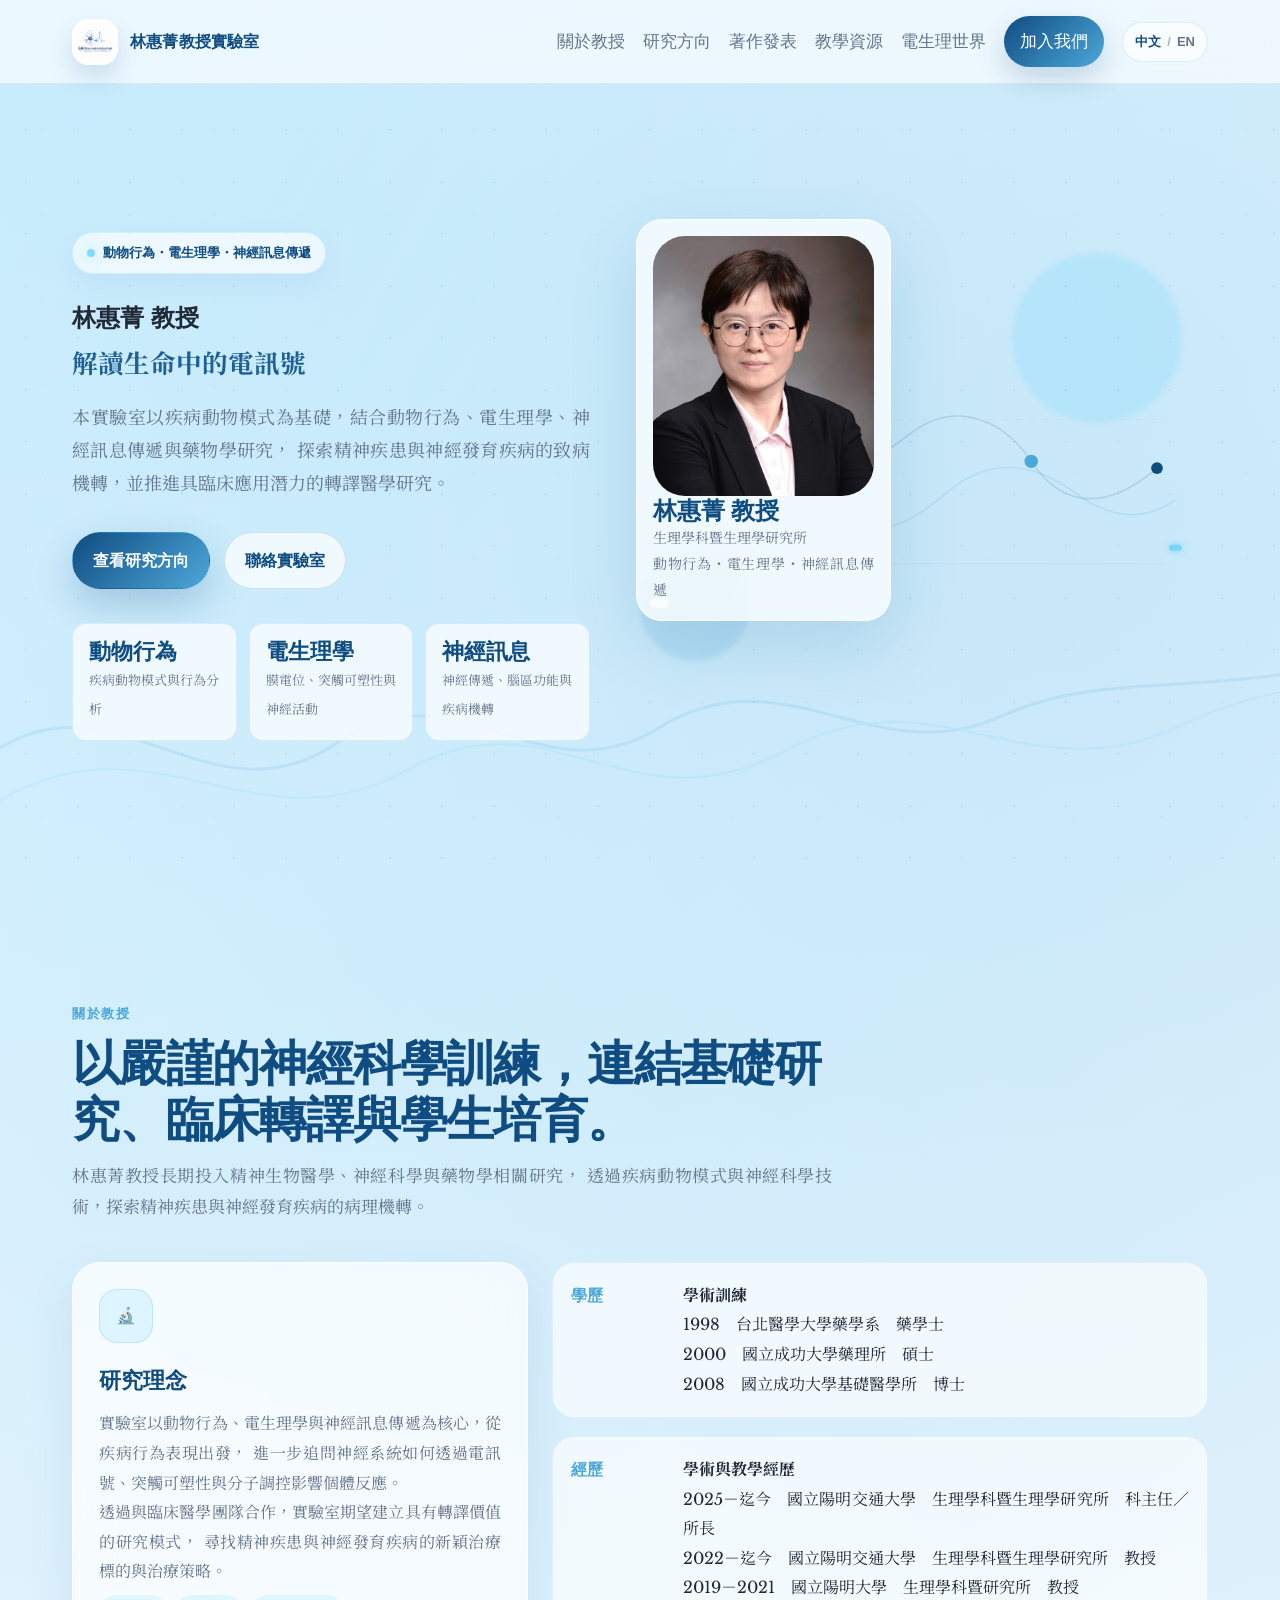
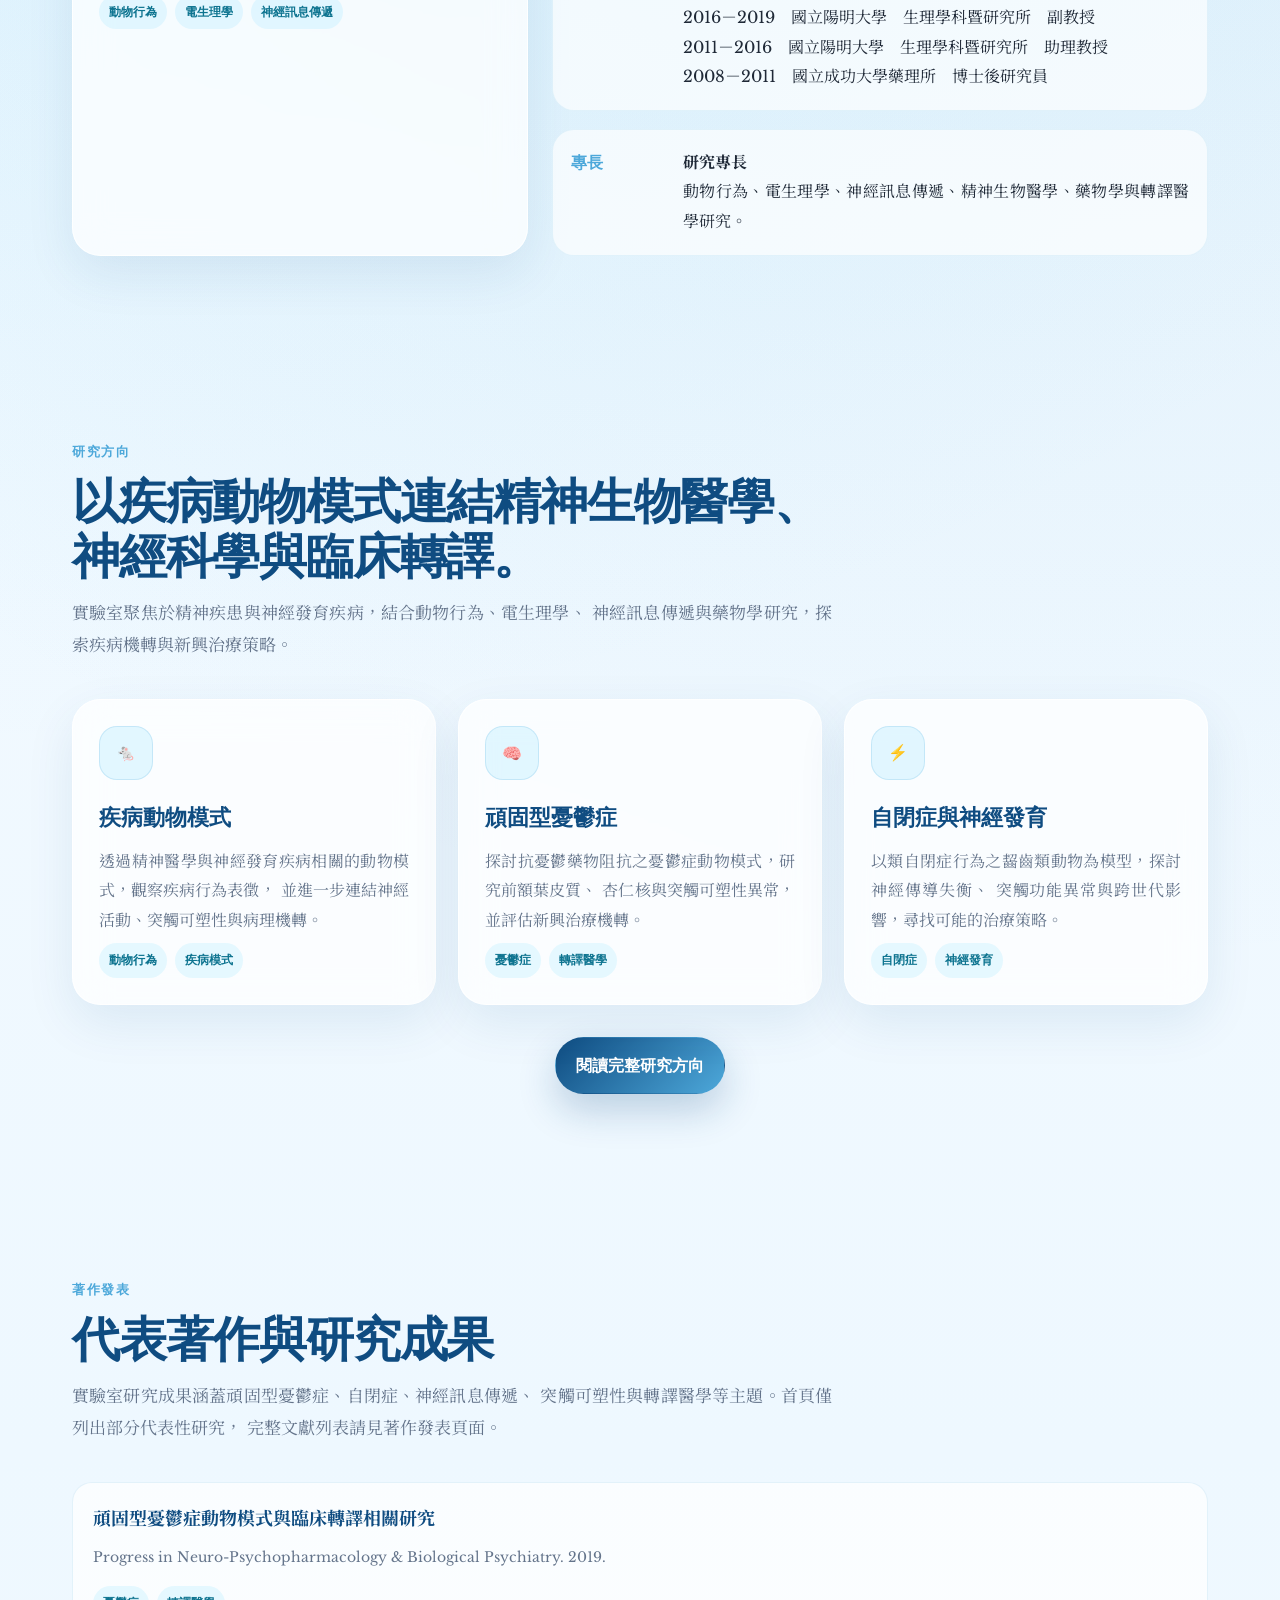
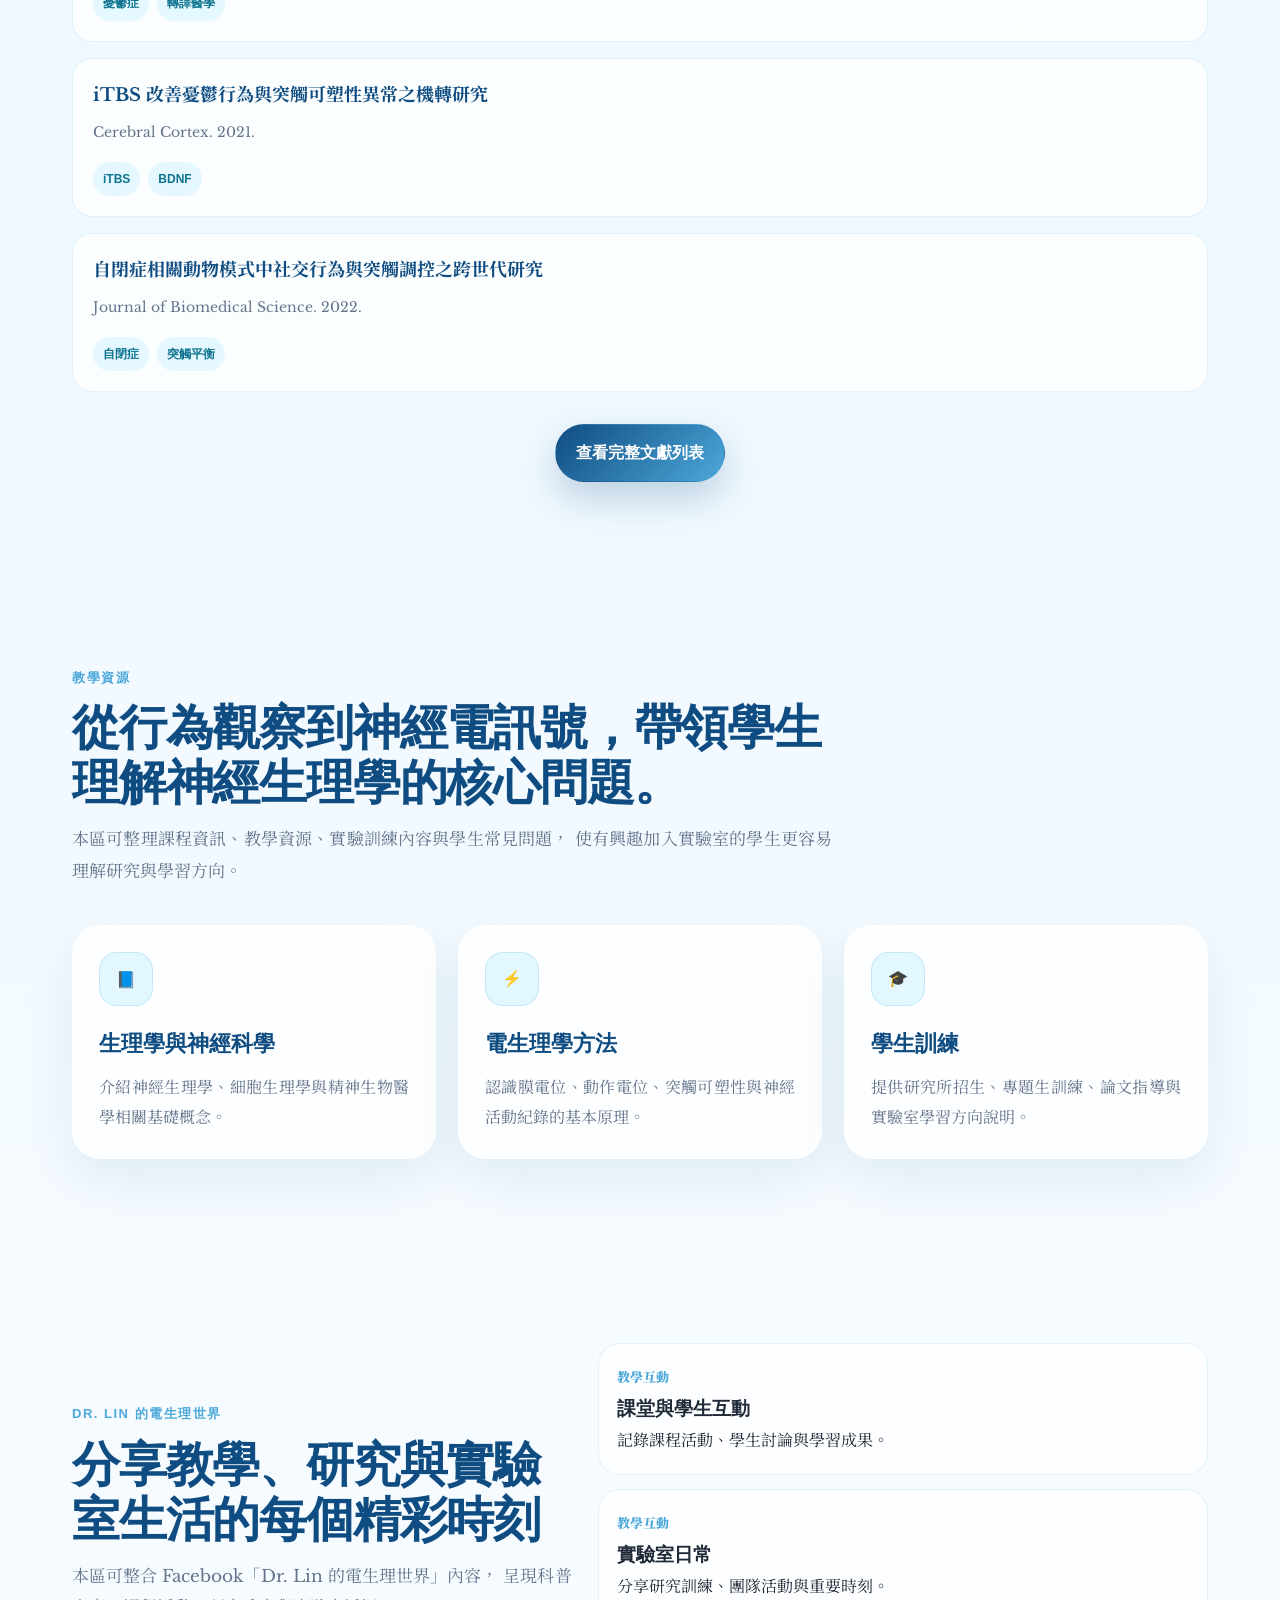
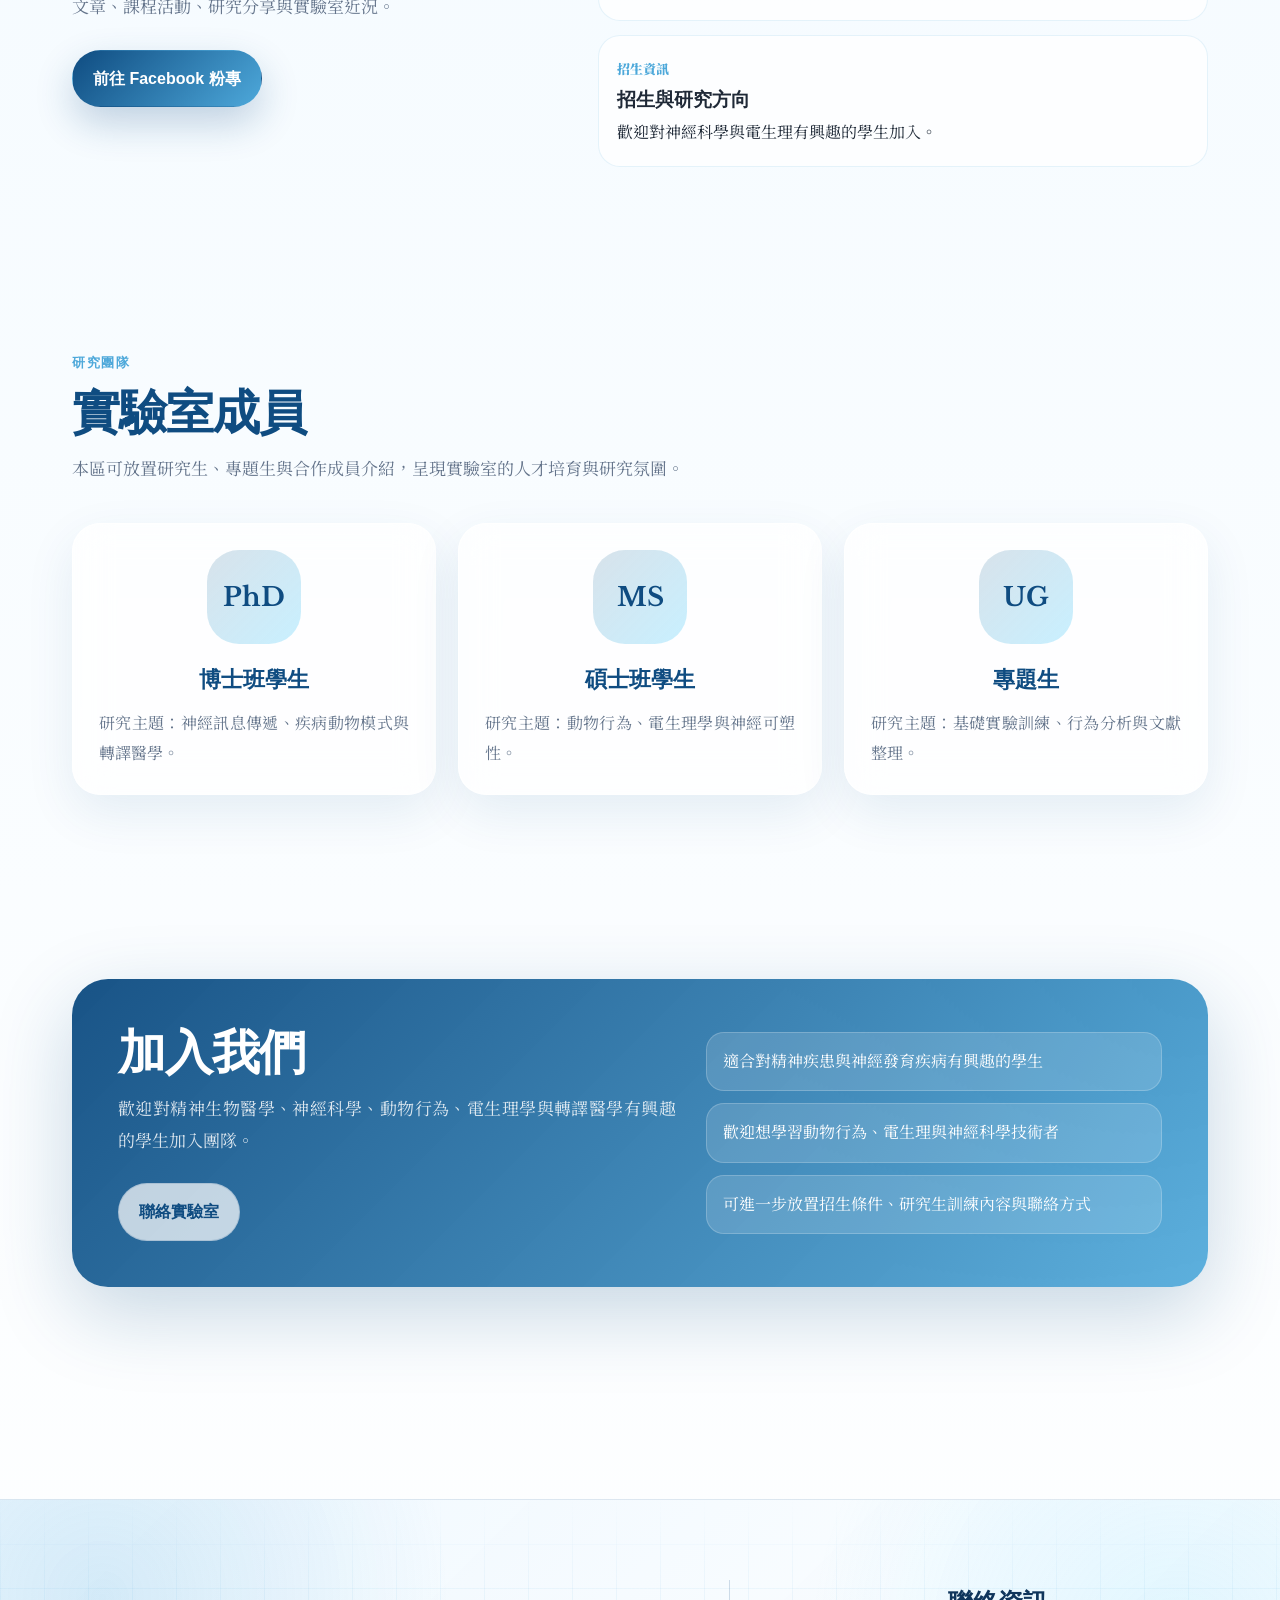
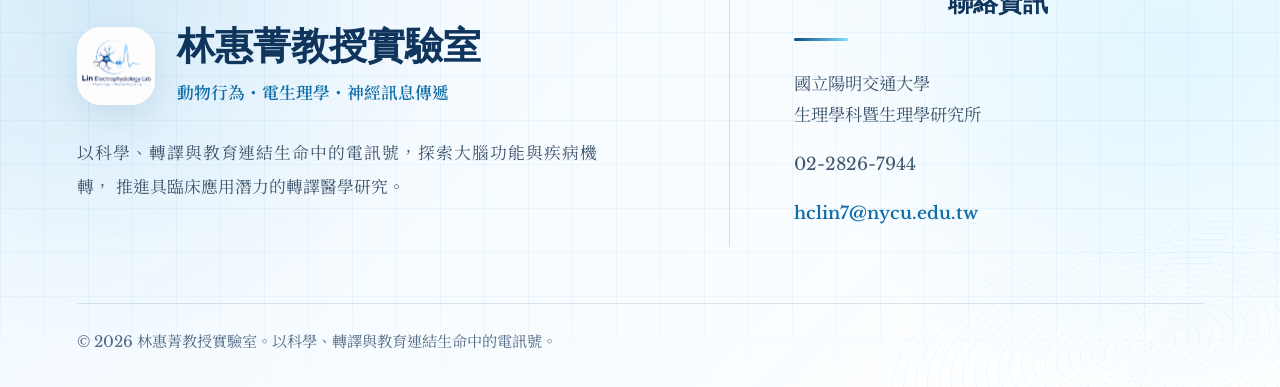
<file: index.html>
<!DOCTYPE html>
<html lang="zh-Hant">
<head>
  <meta charset="UTF-8" />
  <meta name="viewport" content="width=device-width, initial-scale=1.0" />
  <title>林惠菁教授實驗室｜動物行為・電生理學・神經訊息傳遞</title>

  <link rel="preconnect" href="https://fonts.googleapis.com">
  <link rel="preconnect" href="https://fonts.gstatic.com" crossorigin>
  <link href="https://fonts.googleapis.com/css2?family=Libre+Baskerville:wght@400;700&family=Noto+Serif+TC:wght@400;500;600;700;900&display=swap" rel="stylesheet">

  <link rel="stylesheet" href="styles.css" />
</head>

<body>
  <div class="site-shell">
    <div class="particle-field"></div>

    <div class="wave-bg" aria-hidden="true">
      <svg viewBox="0 0 1440 360" fill="none" xmlns="http://www.w3.org/2000/svg">
        <path d="M0 210 C120 132 215 288 340 203 C460 120 542 262 662 188 C788 110 876 234 1005 176 C1126 122 1236 170 1440 95" stroke="#4DA8DA" stroke-width="3" opacity="0.55"/>
        <path d="M0 262 C156 168 260 315 410 230 C554 148 632 295 790 210 C942 128 1030 260 1185 185 C1290 135 1362 150 1440 126" stroke="#7FDBFF" stroke-width="2" opacity="0.74"/>
      </svg>
    </div>

    <header class="navbar">
      <div class="nav-inner">
        <a href="index.html#home" class="brand" aria-label="回到首頁">
          <span class="brand-mark">
            <img src="logo.png" alt="林惠菁教授實驗室標誌">
          </span>
          <span>林惠菁教授實驗室</span>
        </a>

        <nav class="nav-links" id="navLinks">
          <a href="#about">關於教授</a>
          <a href="#research">研究方向</a>
          <a href="#publications">著作發表</a>
          <a href="#teaching">教學資源</a>
          <a href="#facebook">電生理世界</a>
          <a href="#join" class="nav-cta">加入我們</a>

          <div class="language-switch">
            <a href="index.html" class="active">中文</a>
            <span>/</span>
            <a href="index_en.html">EN</a>
          </div>
        </nav>

        <button class="mobile-menu-button" id="menuButton" aria-label="開啟選單">
          <svg width="24" height="24" viewBox="0 0 24 24" fill="none">
            <path d="M4 7H20M4 12H20M4 17H20" stroke="currentColor" stroke-width="2" stroke-linecap="round"/>
          </svg>
        </button>
      </div>
    </header>

    <main>
      <section class="hero" id="home">
        <div class="hero-copy reveal">
          <div class="eyebrow">動物行為・電生理學・神經訊息傳遞</div>

          <h1>林惠菁 教授</h1>

          <div class="hero-subtitle">解讀生命中的電訊號</div>

          <p class="hero-description">
            本實驗室以疾病動物模式為基礎，結合動物行為、電生理學、神經訊息傳遞與藥物學研究，
            探索精神疾患與神經發育疾病的致病機轉，並推進具臨床應用潛力的轉譯醫學研究。
          </p>

          <div class="hero-actions">
            <a class="button primary" href="#research">查看研究方向</a>
<a class="button secondary" href="#footer">聯絡實驗室</a>
             </div>

          <div class="hero-stats">
            <div class="stat-card">
              <strong>動物行為</strong>
              <span>疾病動物模式與行為分析</span>
            </div>

            <div class="stat-card">
              <strong>電生理學</strong>
              <span>膜電位、突觸可塑性與神經活動</span>
            </div>

            <div class="stat-card">
              <strong>神經訊息</strong>
              <span>神經傳遞、腦區功能與疾病機轉</span>
            </div>
          </div>
        </div>

        <div class="hero-visual reveal">
          <div class="orb one"></div>
          <div class="orb two"></div>

          <aside class="professor-card">
            <div class="professor-photo">
  <img src="images/professor_picture.jpg" alt="林惠菁教授">
</div>
            <h2>林惠菁 教授</h2>
            <p>生理學科暨生理學研究所<br />動物行為・電生理學・神經訊息傳遞</p>
          </aside>


            <div class="signal-top">


            <svg class="signal-svg" viewBox="0 0 680 310" fill="none" xmlns="http://www.w3.org/2000/svg">
              <defs>
                <linearGradient id="lineGradient" x1="0" x2="680" y1="0" y2="0" gradientUnits="userSpaceOnUse">
                  <stop stop-color="#0F4C81" />
                  <stop offset="0.55" stop-color="#4DA8DA" />
                  <stop offset="1" stop-color="#7FDBFF" />
                </linearGradient>
                <filter id="glow">
                  <feGaussianBlur stdDeviation="4" result="coloredBlur"/>
                  <feMerge>
                    <feMergeNode in="coloredBlur"/>
                    <feMergeNode in="SourceGraphic"/>
                  </feMerge>
                </filter>
              </defs>

              <path d="M34 232 H124 C144 232 152 226 164 205 L198 144 C210 122 216 76 235 68 C252 61 266 119 278 167 L306 274 C318 314 344 262 360 234 C382 196 400 231 430 231 H646" stroke="url(#lineGradient)" stroke-width="7" stroke-linecap="round" class="signal-line" filter="url(#glow)"/>
              <path d="M70 70 C120 35 174 50 205 92 C242 143 282 130 322 98 C378 52 437 78 470 128 C510 188 564 184 620 136" stroke="#0F4C81" stroke-opacity="0.14" stroke-width="2"/>
              <path d="M76 142 C135 110 170 150 214 188 C265 232 324 205 366 168 C412 128 462 122 520 164 C566 198 604 200 642 174" stroke="#4DA8DA" stroke-opacity="0.16" stroke-width="2"/>
              <circle class="neuron-node" cx="205" cy="92" r="9" fill="#7FDBFF"/>
              <circle class="neuron-node" cx="470" cy="128" r="8" fill="#4DA8DA" style="animation-delay: -1s"/>
              <circle class="neuron-node" cx="620" cy="136" r="7" fill="#0F4C81" style="animation-delay: -1.8s"/>
              <g opacity="0.7">
                <line x1="84" y1="250" x2="630" y2="250" stroke="#CBD5E1" stroke-width="1"/>
                <line x1="84" y1="78" x2="630" y2="78" stroke="#CBD5E1" stroke-width="1" stroke-dasharray="6 10"/>
                <text x="87" y="68" fill="#64748B" font-size="13">+40 mV</text>
                <text x="87" y="270" fill="#64748B" font-size="13">-70 mV</text>
              </g>
            </svg>
          </div>
        </div>
      </section>

      <section id="about">
        <div class="section-heading reveal">
          <div class="section-kicker">關於教授</div>
          <h2>以嚴謹的神經科學訓練，連結基礎研究、臨床轉譯與學生培育。</h2>
          <p>
            林惠菁教授長期投入精神生物醫學、神經科學與藥物學相關研究，
            透過疾病動物模式與神經科學技術，探索精神疾患與神經發育疾病的病理機轉。
          </p>
        </div>

        <div class="about-layout">
          <div class="glass-card reveal">
            <div class="icon-box">🔬</div>
            <h3>研究理念</h3>
            <p>
              實驗室以動物行為、電生理學與神經訊息傳遞為核心，從疾病行為表現出發，
              進一步追問神經系統如何透過電訊號、突觸可塑性與分子調控影響個體反應。
            </p>
            <p>
              透過與臨床醫學團隊合作，實驗室期望建立具有轉譯價值的研究模式，
              尋找精神疾患與神經發育疾病的新穎治療標的與治療策略。
            </p>

            <div class="tag-row">
              <span class="tag">動物行為</span>
              <span class="tag">電生理學</span>
              <span class="tag">神經訊息傳遞</span>
            </div>
          </div>

          <div class="timeline reveal">
            <div class="timeline-item">
              <div class="timeline-year">學歷</div>
              <div>
                <strong>學術訓練</strong>
                <p>1998　台北醫學大學藥學系　藥學士</p>
                <p>2000　國立成功大學藥理所　碩士</p>
                <p>2008　國立成功大學基礎醫學所　博士</p>
              </div>
            </div>

            <div class="timeline-item">
              <div class="timeline-year">經歷</div>
              <div>
                <strong>學術與教學經歷</strong>
                <p>2025－迄今　國立陽明交通大學　生理學科暨生理學研究所　科主任／所長</p>
                <p>2022－迄今　國立陽明交通大學　生理學科暨生理學研究所　教授</p>
                <p>2019－2021　國立陽明大學　生理學科暨研究所　教授</p>
                <p>2016－2019　國立陽明大學　生理學科暨研究所　副教授</p>
                <p>2011－2016　國立陽明大學　生理學科暨研究所　助理教授</p>
                <p>2008－2011　國立成功大學藥理所　博士後研究員</p>
              </div>
            </div>

            <div class="timeline-item">
              <div class="timeline-year">專長</div>
              <div>
                <strong>研究專長</strong>
                <p>動物行為、電生理學、神經訊息傳遞、精神生物醫學、藥物學與轉譯醫學研究。</p>
              </div>
            </div>
          </div>
        </div>
      </section>

      <section id="research">
        <div class="section-heading reveal">
          <div class="section-kicker">研究方向</div>
          <h2>以疾病動物模式連結精神生物醫學、神經科學與臨床轉譯。</h2>
          <p>
            實驗室聚焦於精神疾患與神經發育疾病，結合動物行為、電生理學、
            神經訊息傳遞與藥物學研究，探索疾病機轉與新興治療策略。
          </p>
        </div>

        <div class="grid three">
          <article class="glass-card research-card reveal">
            <div class="icon-box">🐁</div>
            <h3>疾病動物模式</h3>
            <p>
              透過精神醫學與神經發育疾病相關的動物模式，觀察疾病行為表徵，
              並進一步連結神經活動、突觸可塑性與病理機轉。
            </p>
            <div class="tag-row">
              <span class="tag">動物行為</span>
              <span class="tag">疾病模式</span>
            </div>
          </article>

          <article class="glass-card research-card reveal">
            <div class="icon-box">🧠</div>
            <h3>頑固型憂鬱症</h3>
            <p>
              探討抗憂鬱藥物阻抗之憂鬱症動物模式，研究前額葉皮質、
              杏仁核與突觸可塑性異常，並評估新興治療機轉。
            </p>
            <div class="tag-row">
              <span class="tag">憂鬱症</span>
              <span class="tag">轉譯醫學</span>
            </div>
          </article>

          <article class="glass-card research-card reveal">
            <div class="icon-box">⚡</div>
            <h3>自閉症與神經發育</h3>
            <p>
              以類自閉症行為之齧齒類動物為模型，探討神經傳導失衡、
              突觸功能異常與跨世代影響，尋找可能的治療策略。
            </p>
            <div class="tag-row">
              <span class="tag">自閉症</span>
              <span class="tag">神經發育</span>
            </div>
          </article>
        </div>

        <div class="research-more-action">
          <a class="button primary" href="research.html">閱讀完整研究方向</a>
        </div>
      </section>

      <section id="publications">
        <div class="section-heading reveal">
          <div class="section-kicker">著作發表</div>
          <h2>代表著作與研究成果</h2>
          <p>
            實驗室研究成果涵蓋頑固型憂鬱症、自閉症、神經訊息傳遞、
            突觸可塑性與轉譯醫學等主題。首頁僅列出部分代表性研究，
            完整文獻列表請見著作發表頁面。
          </p>
        </div>

        <div class="publication-list reveal">
          <article class="publication-item">
            <strong>頑固型憂鬱症動物模式與臨床轉譯相關研究</strong>
            <div class="publication-meta">
              Progress in Neuro-Psychopharmacology & Biological Psychiatry. 2019.
            </div>
            <div class="tag-row">
              <span class="tag">憂鬱症</span>
              <span class="tag">轉譯醫學</span>
            </div>
          </article>

          <article class="publication-item">
            <strong>iTBS 改善憂鬱行為與突觸可塑性異常之機轉研究</strong>
            <div class="publication-meta">
              Cerebral Cortex. 2021.
            </div>
            <div class="tag-row">
              <span class="tag">iTBS</span>
              <span class="tag">BDNF</span>
            </div>
          </article>

          <article class="publication-item">
            <strong>自閉症相關動物模式中社交行為與突觸調控之跨世代研究</strong>
            <div class="publication-meta">
              Journal of Biomedical Science. 2022.
            </div>
            <div class="tag-row">
              <span class="tag">自閉症</span>
              <span class="tag">突觸平衡</span>
            </div>
          </article>
        </div>

        <div class="research-more-action">
          <a class="button primary" href="publications.html">查看完整文獻列表</a>
        </div>
      </section>

      <section id="teaching">
        <div class="section-heading reveal">
          <div class="section-kicker">教學資源</div>
          <h2>從行為觀察到神經電訊號，帶領學生理解神經生理學的核心問題。</h2>
          <p>
            本區可整理課程資訊、教學資源、實驗訓練內容與學生常見問題，
            使有興趣加入實驗室的學生更容易理解研究與學習方向。
          </p>
        </div>

        <div class="grid three">
          <div class="glass-card reveal">
            <div class="icon-box">📘</div>
            <h3>生理學與神經科學</h3>
            <p>介紹神經生理學、細胞生理學與精神生物醫學相關基礎概念。</p>
          </div>

          <div class="glass-card reveal">
            <div class="icon-box">⚡</div>
            <h3>電生理學方法</h3>
            <p>認識膜電位、動作電位、突觸可塑性與神經活動紀錄的基本原理。</p>
          </div>

          <div class="glass-card reveal">
            <div class="icon-box">🎓</div>
            <h3>學生訓練</h3>
            <p>提供研究所招生、專題生訓練、論文指導與實驗室學習方向說明。</p>
          </div>
        </div>
      </section>

      <section id="facebook">
        <div class="facebook-panel">
          <div class="section-heading reveal no-margin">
            <div class="section-kicker">Dr. Lin 的電生理世界</div>
            <h2>分享教學、研究與實驗室生活的每個精彩時刻</h2>
            <p>
              本區可整合 Facebook「Dr. Lin 的電生理世界」內容，
              呈現科普文章、課程活動、研究分享與實驗室近況。
            </p>

            <div class="hero-actions facebook-action">
              <a class="button primary" href="https://www.facebook.com/people/DrLin%E7%9A%84%E9%9B%BB%E7%94%9F%E7%90%86%E4%B8%96%E7%95%8C/100075885976029/" target="_blank" rel="noreferrer">
                前往 Facebook 粉專
              </a>
            </div>
          </div>

          <div class="post-stack reveal">
            <article class="fb-post">
              <span>教學互動</span>
              <h3>課堂與學生互動</h3>
              <p>記錄課程活動、學生討論與學習成果。</p>
            </article>

            <article class="fb-post">
              <span>教學互動</span>
              <h3>實驗室日常</h3>
              <p>分享研究訓練、團隊活動與重要時刻。</p>
            </article>

            <article class="fb-post">
              <span>招生資訊</span>
              <h3>招生與研究方向</h3>
              <p>歡迎對神經科學與電生理有興趣的學生加入。</p>
            </article>
          </div>
        </div>
      </section>

      <section id="members">
        <div class="section-heading reveal">
          <div class="section-kicker">研究團隊</div>
          <h2>實驗室成員</h2>
          <p>
            本區可放置研究生、專題生與合作成員介紹，呈現實驗室的人才培育與研究氛圍。
          </p>
        </div>

        <div class="grid three">
          <div class="glass-card member-card reveal">
            <div class="avatar">PhD</div>
            <h3>博士班學生</h3>
            <p>研究主題：神經訊息傳遞、疾病動物模式與轉譯醫學。</p>
          </div>

          <div class="glass-card member-card reveal">
            <div class="avatar">MS</div>
            <h3>碩士班學生</h3>
            <p>研究主題：動物行為、電生理學與神經可塑性。</p>
          </div>

          <div class="glass-card member-card reveal">
            <div class="avatar">UG</div>
            <h3>專題生</h3>
            <p>研究主題：基礎實驗訓練、行為分析與文獻整理。</p>
          </div>
        </div>
      </section>

      <section id="join">
        <div class="join-banner reveal">
          <div>
            <h2>加入我們</h2>
            <p>
              歡迎對精神生物醫學、神經科學、動物行為、電生理學與轉譯醫學有興趣的學生加入團隊。
            </p>

            <div class="hero-actions join-action">
              <a class="button secondary" href="mailto:example@nycu.edu.tw">聯絡實驗室</a>
            </div>
          </div>

          <ul class="join-list">
            <li>適合對精神疾患與神經發育疾病有興趣的學生</li>
            <li>歡迎想學習動物行為、電生理與神經科學技術者</li>
            <li>可進一步放置招生條件、研究生訓練內容與聯絡方式</li>
          </ul>
        </div>
      </section>
    </main>

    <footer class="site-footer" id="footer">
  <div class="footer-inner">
    <div class="footer-info">
      <div class="footer-brand">
        <img src="logo.png" alt="林惠菁教授實驗室標誌">
        <div>
          <h2>林惠菁教授實驗室</h2>
          <p>動物行為・電生理學・神經訊息傳遞</p>
        </div>
      </div>

      <p class="footer-description">
        以科學、轉譯與教育連結生命中的電訊號，探索大腦功能與疾病機轉，
        推進具臨床應用潛力的轉譯醫學研究。
      </p>
    </div>

    <div class="footer-contact">
      <h3>聯絡資訊</h3>

      <p>國立陽明交通大學<br>生理學科暨生理學研究所</p>
      <p>02-2826-7944</p>
      <p>
        <a href="mailto:hclin7@nycu.edu.tw">hclin7@nycu.edu.tw</a>
      </p>
    </div>
  </div>

  <div class="footer-bottom">
    <p>© 2026 林惠菁教授實驗室。以科學、轉譯與教育連結生命中的電訊號。</p>
  </div>
</footer>
  </div>

  <script src="script.js"></script>
</body>
</html>
</file>
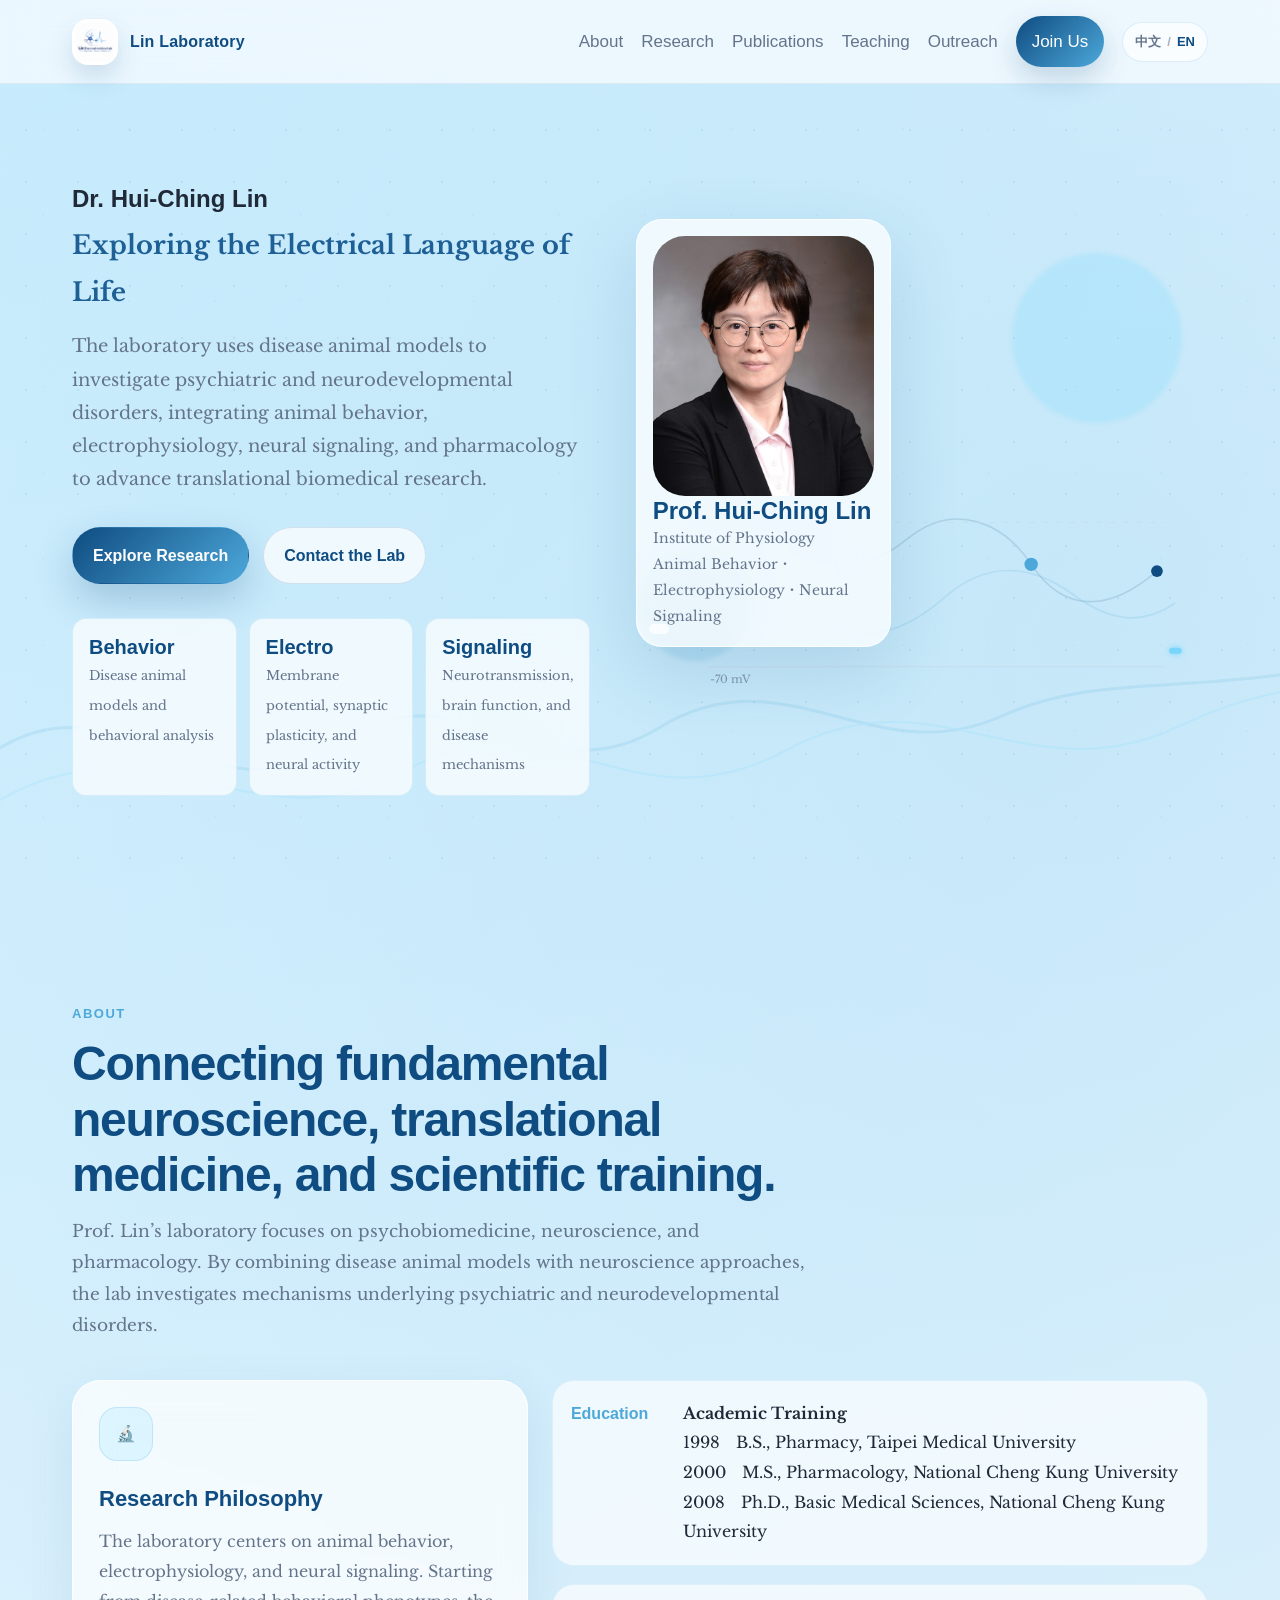
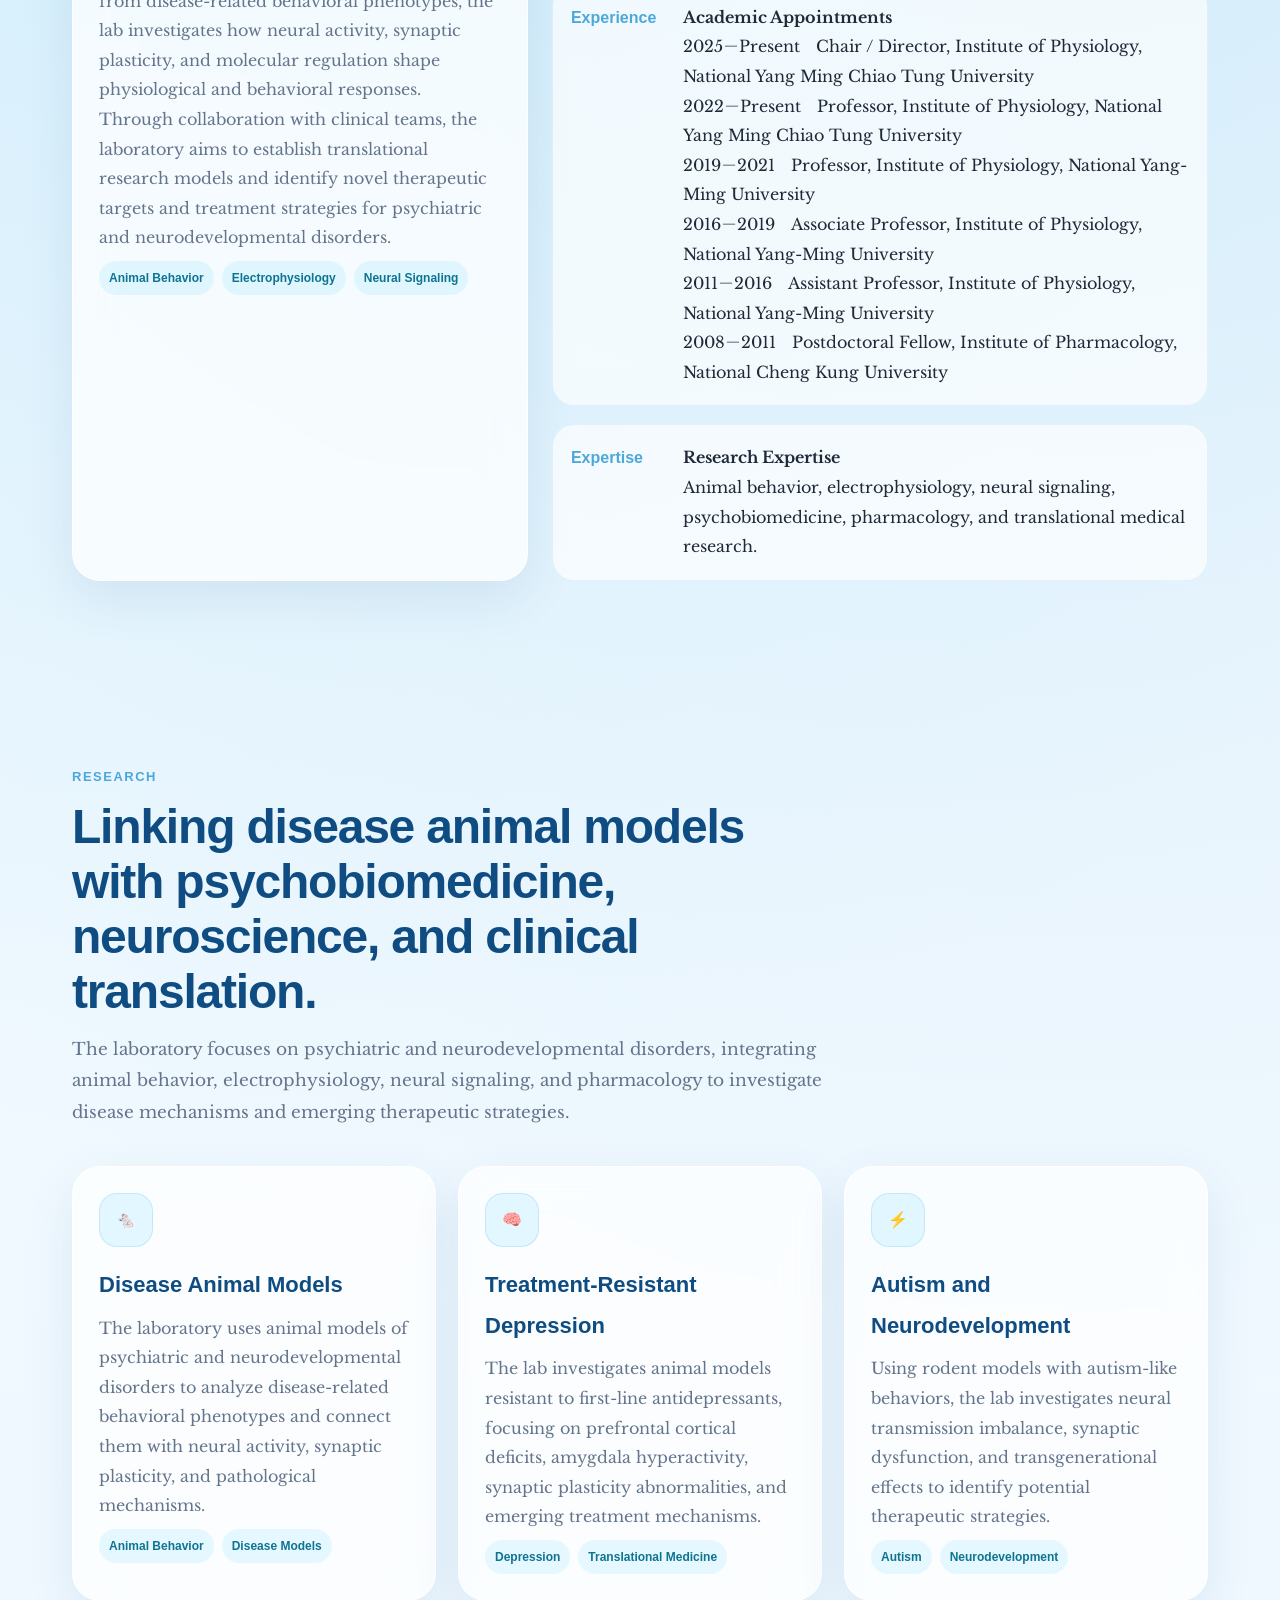
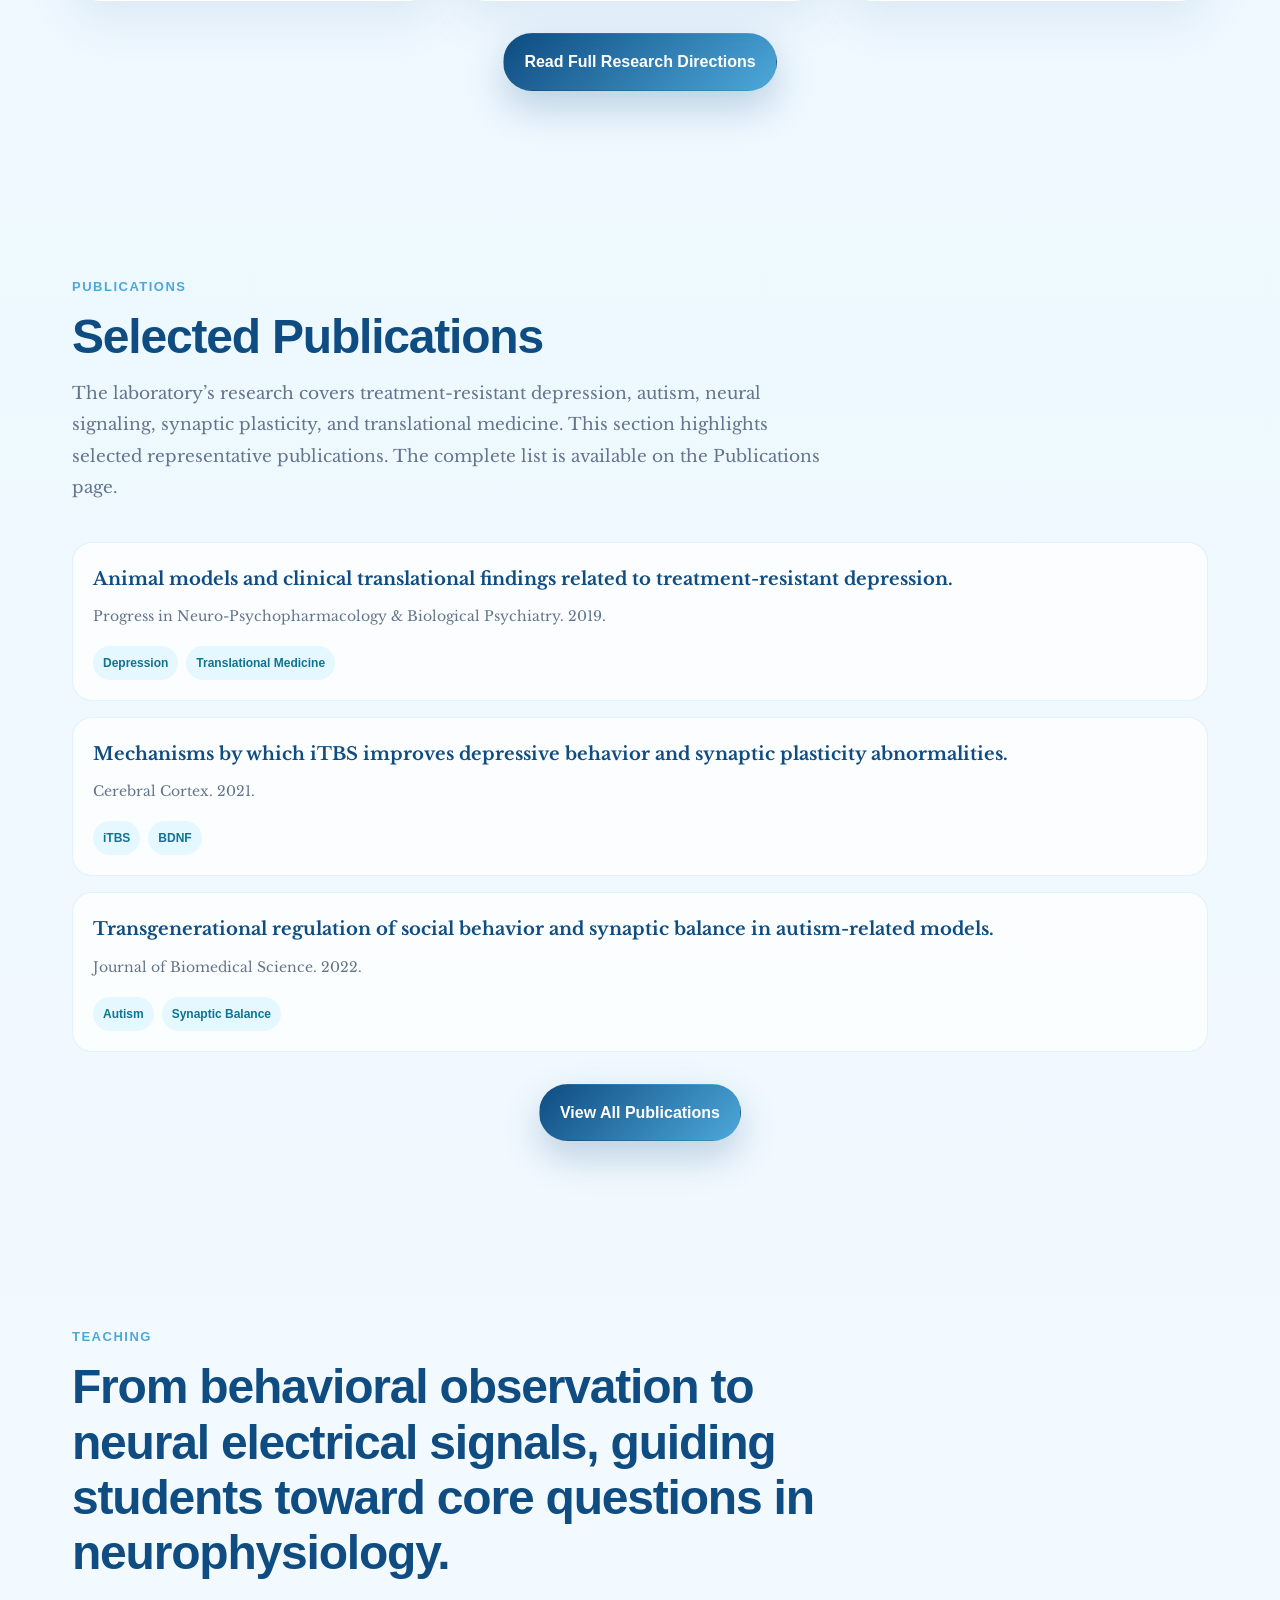
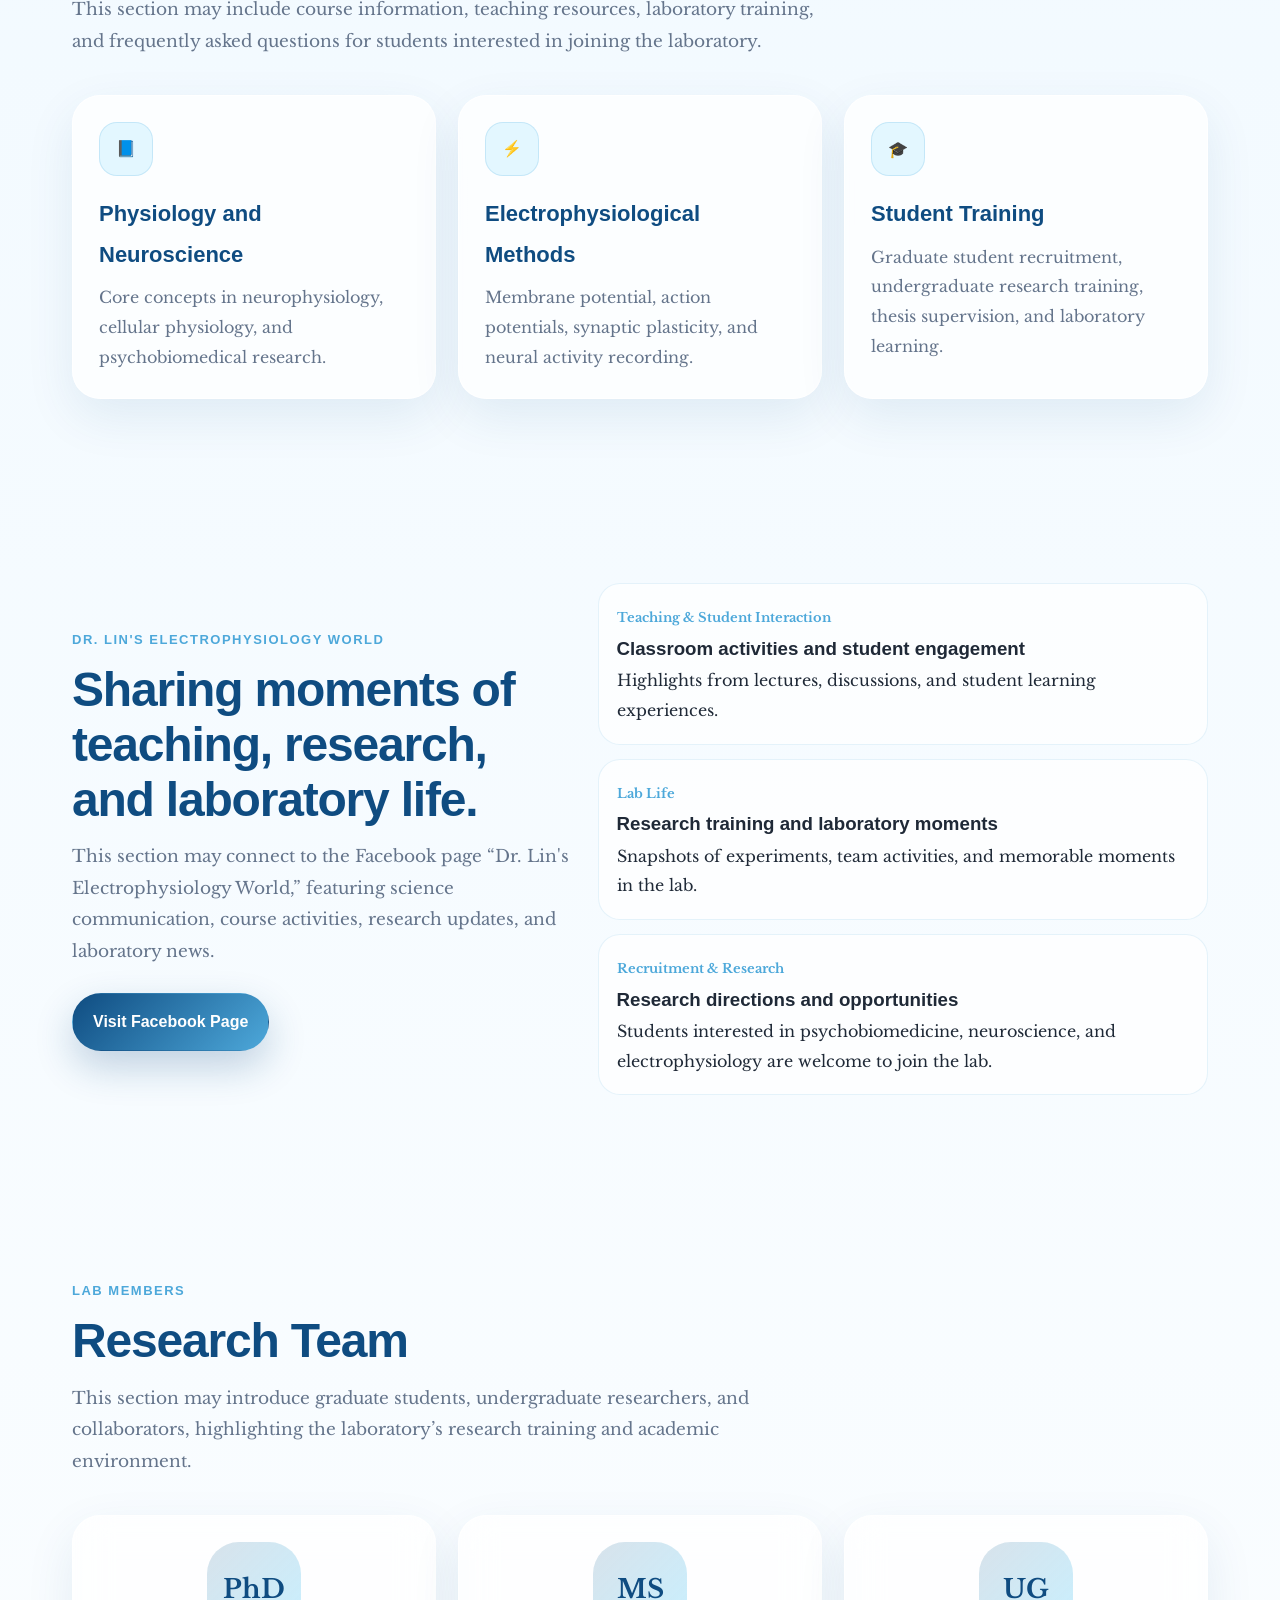
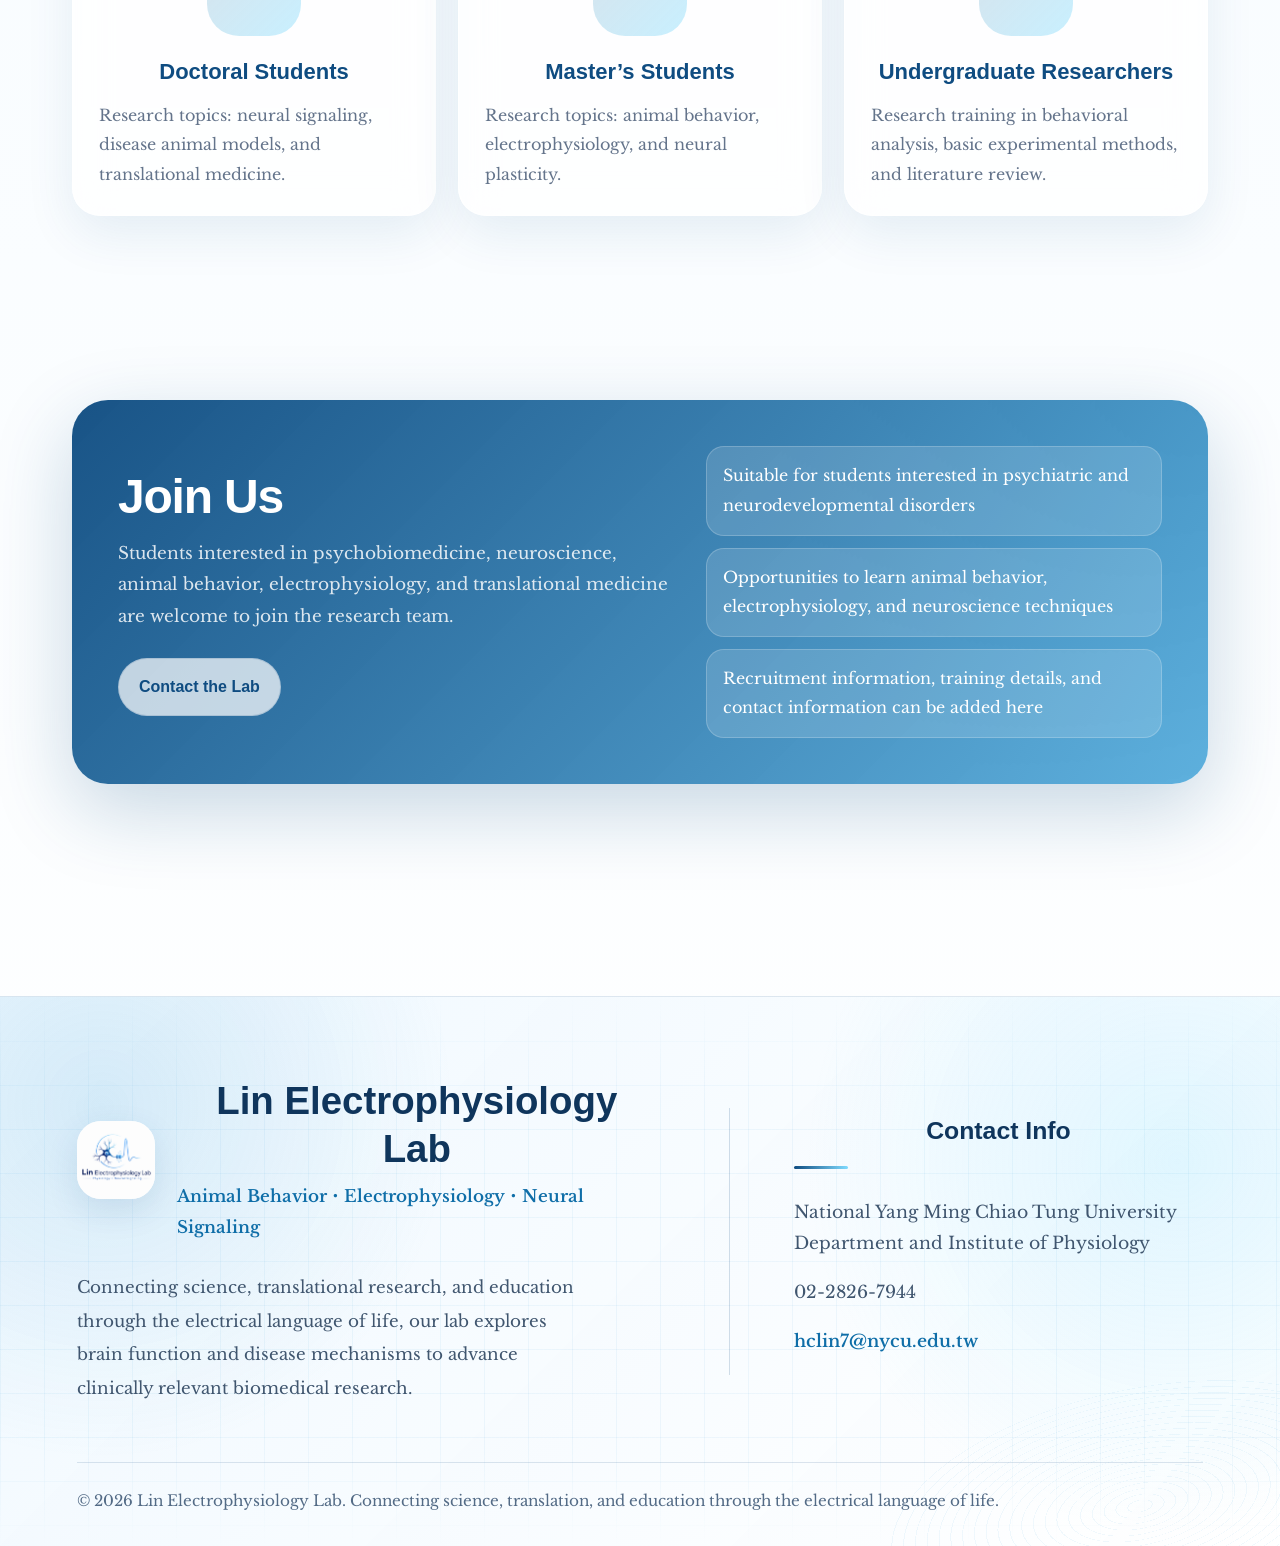
<file: index_en.html>
<!DOCTYPE html>
<html lang="en">
<head>
  <meta charset="UTF-8" />
  <meta name="viewport" content="width=device-width, initial-scale=1.0" />
  <title>Prof. Hui-Ching Lin Laboratory｜Animal Behavior・Electrophysiology・Neural Signaling</title>

  <link rel="preconnect" href="https://fonts.googleapis.com">
  <link rel="preconnect" href="https://fonts.gstatic.com" crossorigin>
  <link href="https://fonts.googleapis.com/css2?family=Libre+Baskerville:wght@400;700&family=Noto+Serif+TC:wght@400;500;600;700;900&display=swap" rel="stylesheet">

  <link rel="stylesheet" href="styles.css" />
</head>

<body>
  <div class="site-shell">
    <div class="particle-field"></div>

    <div class="wave-bg" aria-hidden="true">
      <svg viewBox="0 0 1440 360" fill="none" xmlns="http://www.w3.org/2000/svg">
        <path d="M0 210 C120 132 215 288 340 203 C460 120 542 262 662 188 C788 110 876 234 1005 176 C1126 122 1236 170 1440 95" stroke="#4DA8DA" stroke-width="3" opacity="0.55"/>
        <path d="M0 262 C156 168 260 315 410 230 C554 148 632 295 790 210 C942 128 1030 260 1185 185 C1290 135 1362 150 1440 126" stroke="#7FDBFF" stroke-width="2" opacity="0.74"/>
      </svg>
    </div>

    <header class="navbar">
      <div class="nav-inner">
        <a href="index_en.html#home" class="brand" aria-label="Back to homepage">
          <span class="brand-mark">
            <img src="logo.png" alt="Prof. Hui-Ching Lin Laboratory Logo">
          </span>
          <span>Lin Laboratory</span>
        </a>

        <nav class="nav-links" id="navLinks">
          <a href="#about">About</a>
          <a href="#research">Research</a>
          <a href="#publications">Publications</a>
          <a href="#teaching">Teaching</a>
          <a href="#facebook">Outreach</a>
          <a href="#join" class="nav-cta">Join Us</a>

          <div class="language-switch">
            <a href="index.html">中文</a>
            <span>/</span>
            <a href="index_en.html" class="active">EN</a>
          </div>
        </nav>

        <button class="mobile-menu-button" id="menuButton" aria-label="Open menu">
          <svg width="24" height="24" viewBox="0 0 24 24" fill="none">
            <path d="M4 7H20M4 12H20M4 17H20" stroke="currentColor" stroke-width="2" stroke-linecap="round"/>
          </svg>
        </button>
      </div>
    </header>

    <main>
      <section class="hero" id="home">
        <div class="hero-copy reveal">

          <h1>Dr. Hui-Ching Lin</h1>

          <div class="hero-subtitle">Exploring the Electrical Language of Life</div>

          <p class="hero-description">
            The laboratory uses disease animal models to investigate psychiatric and neurodevelopmental disorders,
            integrating animal behavior, electrophysiology, neural signaling, and pharmacology to advance translational biomedical research.
          </p>

          <div class="hero-actions">
            <a class="button primary" href="#research">Explore Research</a>
            <a class="button secondary" href="#join">Contact the Lab</a>
          </div>

          <div class="hero-stats">
            <div class="stat-card">
              <strong>Behavior</strong>
              <span>Disease animal models and behavioral analysis</span>
            </div>

            <div class="stat-card">
              <strong>Electro</strong>
              <span>Membrane potential, synaptic plasticity, and neural activity</span>
            </div>

            <div class="stat-card">
              <strong>Signaling</strong>
              <span>Neurotransmission, brain function, and disease mechanisms</span>
            </div>
          </div>
        </div>

        <div class="hero-visual reveal">
          <div class="orb one"></div>
          <div class="orb two"></div>

          <aside class="professor-card">
            <div class="professor-photo">
              <img src="images/professor_picture.jpg" alt="Photo of Professor Hui-Ching Lin">
            </div>
            <h2>Prof. Hui-Ching Lin</h2>
            <p>Institute of Physiology<br />Animal Behavior・Electrophysiology・Neural Signaling</p>
          </aside>

          
            <div class="signal-top"></div>

            <svg class="signal-svg" viewBox="0 0 680 310" fill="none" xmlns="http://www.w3.org/2000/svg">
              <defs>
                <linearGradient id="lineGradient" x1="0" x2="680" y1="0" y2="0" gradientUnits="userSpaceOnUse">
                  <stop stop-color="#0F4C81" />
                  <stop offset="0.55" stop-color="#4DA8DA" />
                  <stop offset="1" stop-color="#7FDBFF" />
                </linearGradient>
                <filter id="glow">
                  <feGaussianBlur stdDeviation="4" result="coloredBlur"/>
                  <feMerge>
                    <feMergeNode in="coloredBlur"/>
                    <feMergeNode in="SourceGraphic"/>
                  </feMerge>
                </filter>
              </defs>

              <path d="M34 232 H124 C144 232 152 226 164 205 L198 144 C210 122 216 76 235 68 C252 61 266 119 278 167 L306 274 C318 314 344 262 360 234 C382 196 400 231 430 231 H646" stroke="url(#lineGradient)" stroke-width="7" stroke-linecap="round" class="signal-line" filter="url(#glow)"/>
              <path d="M70 70 C120 35 174 50 205 92 C242 143 282 130 322 98 C378 52 437 78 470 128 C510 188 564 184 620 136" stroke="#0F4C81" stroke-opacity="0.14" stroke-width="2"/>
              <path d="M76 142 C135 110 170 150 214 188 C265 232 324 205 366 168 C412 128 462 122 520 164 C566 198 604 200 642 174" stroke="#4DA8DA" stroke-opacity="0.16" stroke-width="2"/>
              <circle class="neuron-node" cx="205" cy="92" r="9" fill="#7FDBFF"/>
              <circle class="neuron-node" cx="470" cy="128" r="8" fill="#4DA8DA" style="animation-delay: -1s"/>
              <circle class="neuron-node" cx="620" cy="136" r="7" fill="#0F4C81" style="animation-delay: -1.8s"/>
              <g opacity="0.7">
                <line x1="84" y1="250" x2="630" y2="250" stroke="#CBD5E1" stroke-width="1"/>
                <line x1="84" y1="78" x2="630" y2="78" stroke="#CBD5E1" stroke-width="1" stroke-dasharray="6 10"/>
                <text x="87" y="68" fill="#64748B" font-size="13">+40 mV</text>
                <text x="87" y="270" fill="#64748B" font-size="13">-70 mV</text>
              </g>
            </svg>
          </div>
        </div>
      </section>

      <section id="about">
        <div class="section-heading reveal">
          <div class="section-kicker">About</div>
          <h2>Connecting fundamental neuroscience, translational medicine, and scientific training.</h2>
          <p>
            Prof. Lin’s laboratory focuses on psychobiomedicine, neuroscience, and pharmacology.
            By combining disease animal models with neuroscience approaches, the lab investigates mechanisms underlying psychiatric and neurodevelopmental disorders.
          </p>
        </div>

        <div class="about-layout">
          <div class="glass-card reveal">
            <div class="icon-box">🔬</div>
            <h3>Research Philosophy</h3>
            <p>
              The laboratory centers on animal behavior, electrophysiology, and neural signaling.
              Starting from disease-related behavioral phenotypes, the lab investigates how neural activity,
              synaptic plasticity, and molecular regulation shape physiological and behavioral responses.
            </p>
            <p>
              Through collaboration with clinical teams, the laboratory aims to establish translational research models
              and identify novel therapeutic targets and treatment strategies for psychiatric and neurodevelopmental disorders.
            </p>

            <div class="tag-row">
              <span class="tag">Animal Behavior</span>
              <span class="tag">Electrophysiology</span>
              <span class="tag">Neural Signaling</span>
            </div>
          </div>

          <div class="timeline reveal">
            <div class="timeline-item">
              <div class="timeline-year">Education</div>
              <div>
                <strong>Academic Training</strong>
                <p>1998　B.S., Pharmacy, Taipei Medical University</p>
                <p>2000　M.S., Pharmacology, National Cheng Kung University</p>
                <p>2008　Ph.D., Basic Medical Sciences, National Cheng Kung University</p>
              </div>
            </div>

            <div class="timeline-item">
              <div class="timeline-year">Experience</div>
              <div>
                <strong>Academic Appointments</strong>
                <p>2025－Present　Chair / Director, Institute of Physiology, National Yang Ming Chiao Tung University</p>
                <p>2022－Present　Professor, Institute of Physiology, National Yang Ming Chiao Tung University</p>
                <p>2019－2021　Professor, Institute of Physiology, National Yang-Ming University</p>
                <p>2016－2019　Associate Professor, Institute of Physiology, National Yang-Ming University</p>
                <p>2011－2016　Assistant Professor, Institute of Physiology, National Yang-Ming University</p>
                <p>2008－2011　Postdoctoral Fellow, Institute of Pharmacology, National Cheng Kung University</p>
              </div>
            </div>

            <div class="timeline-item">
              <div class="timeline-year">Expertise</div>
              <div>
                <strong>Research Expertise</strong>
                <p>Animal behavior, electrophysiology, neural signaling, psychobiomedicine, pharmacology, and translational medical research.</p>
              </div>
            </div>
          </div>
        </div>
      </section>

      <section id="research">
        <div class="section-heading reveal">
          <div class="section-kicker">Research</div>
          <h2>Linking disease animal models with psychobiomedicine, neuroscience, and clinical translation.</h2>
          <p>
            The laboratory focuses on psychiatric and neurodevelopmental disorders,
            integrating animal behavior, electrophysiology, neural signaling, and pharmacology
            to investigate disease mechanisms and emerging therapeutic strategies.
          </p>
        </div>

        <div class="grid three">
          <article class="glass-card research-card reveal">
            <div class="icon-box">🐁</div>
            <h3>Disease Animal Models</h3>
            <p>
              The laboratory uses animal models of psychiatric and neurodevelopmental disorders
              to analyze disease-related behavioral phenotypes and connect them with neural activity,
              synaptic plasticity, and pathological mechanisms.
            </p>
            <div class="tag-row">
              <span class="tag">Animal Behavior</span>
              <span class="tag">Disease Models</span>
            </div>
          </article>

          <article class="glass-card research-card reveal">
            <div class="icon-box">🧠</div>
            <h3>Treatment-Resistant Depression</h3>
            <p>
              The lab investigates animal models resistant to first-line antidepressants,
              focusing on prefrontal cortical deficits, amygdala hyperactivity,
              synaptic plasticity abnormalities, and emerging treatment mechanisms.
            </p>
            <div class="tag-row">
              <span class="tag">Depression</span>
              <span class="tag">Translational Medicine</span>
            </div>
          </article>

          <article class="glass-card research-card reveal">
            <div class="icon-box">⚡</div>
            <h3>Autism and Neurodevelopment</h3>
            <p>
              Using rodent models with autism-like behaviors, the lab investigates neural transmission imbalance,
              synaptic dysfunction, and transgenerational effects to identify potential therapeutic strategies.
            </p>
            <div class="tag-row">
              <span class="tag">Autism</span>
              <span class="tag">Neurodevelopment</span>
            </div>
          </article>
        </div>

        <div class="research-more-action">
          <a class="button primary" href="research_en.html">Read Full Research Directions</a>
        </div>
      </section>

      <section id="publications">
        <div class="section-heading reveal">
          <div class="section-kicker">Publications</div>
          <h2>Selected Publications</h2>
          <p>
            The laboratory’s research covers treatment-resistant depression, autism, neural signaling,
            synaptic plasticity, and translational medicine. This section highlights selected representative publications.
            The complete list is available on the Publications page.
          </p>
        </div>

        <div class="publication-list reveal">
          <article class="publication-item">
            <strong>Animal models and clinical translational findings related to treatment-resistant depression.</strong>
            <div class="publication-meta">
              Progress in Neuro-Psychopharmacology & Biological Psychiatry. 2019.
            </div>
            <div class="tag-row">
              <span class="tag">Depression</span>
              <span class="tag">Translational Medicine</span>
            </div>
          </article>

          <article class="publication-item">
            <strong>Mechanisms by which iTBS improves depressive behavior and synaptic plasticity abnormalities.</strong>
            <div class="publication-meta">
              Cerebral Cortex. 2021.
            </div>
            <div class="tag-row">
              <span class="tag">iTBS</span>
              <span class="tag">BDNF</span>
            </div>
          </article>

          <article class="publication-item">
            <strong>Transgenerational regulation of social behavior and synaptic balance in autism-related models.</strong>
            <div class="publication-meta">
              Journal of Biomedical Science. 2022.
            </div>
            <div class="tag-row">
              <span class="tag">Autism</span>
              <span class="tag">Synaptic Balance</span>
            </div>
          </article>
        </div>

        <div class="research-more-action">
          <a class="button primary" href="publications_en.html">View All Publications</a>
        </div>
      </section>

      <section id="teaching">
        <div class="section-heading reveal">
          <div class="section-kicker">Teaching</div>
          <h2>From behavioral observation to neural electrical signals, guiding students toward core questions in neurophysiology.</h2>
          <p>
            This section may include course information, teaching resources, laboratory training, and frequently asked questions
            for students interested in joining the laboratory.
          </p>
        </div>

        <div class="grid three">
          <div class="glass-card reveal">
            <div class="icon-box">📘</div>
            <h3>Physiology and Neuroscience</h3>
            <p>Core concepts in neurophysiology, cellular physiology, and psychobiomedical research.</p>
          </div>

          <div class="glass-card reveal">
            <div class="icon-box">⚡</div>
            <h3>Electrophysiological Methods</h3>
            <p>Membrane potential, action potentials, synaptic plasticity, and neural activity recording.</p>
          </div>

          <div class="glass-card reveal">
            <div class="icon-box">🎓</div>
            <h3>Student Training</h3>
            <p>Graduate student recruitment, undergraduate research training, thesis supervision, and laboratory learning.</p>
          </div>
        </div>
      </section>

      <section id="facebook">
        <div class="facebook-panel">
          <div class="section-heading reveal no-margin">
            <div class="section-kicker">Dr. Lin's Electrophysiology World</div>
            <h2>Sharing moments of teaching, research, and laboratory life.</h2>
            <p>
              This section may connect to the Facebook page “Dr. Lin's Electrophysiology World,”
              featuring science communication, course activities, research updates, and laboratory news.
            </p>

            <div class="hero-actions facebook-action">
              <a class="button primary" href="https://www.facebook.com/people/DrLin%E7%9A%84%E9%9B%BB%E7%94%9F%E7%90%86%E4%B8%96%E7%95%8C/100075885976029/" target="_blank" rel="noreferrer">
                Visit Facebook Page
              </a>
            </div>
          </div>

          <div class="post-stack reveal">
  <article class="fb-post">
    <span>Teaching & Student Interaction</span>
    <h3>Classroom activities and student engagement</h3>
    <p>Highlights from lectures, discussions, and student learning experiences.</p>
  </article>

  <article class="fb-post">
    <span>Lab Life</span>
    <h3>Research training and laboratory moments</h3>
    <p>Snapshots of experiments, team activities, and memorable moments in the lab.</p>
  </article>

  <article class="fb-post">
    <span>Recruitment & Research</span>
    <h3>Research directions and opportunities</h3>
    <p>Students interested in psychobiomedicine, neuroscience, and electrophysiology are welcome to join the lab.</p>
  </article>
</div>
        </div>
      </section>

      <section id="members">
        <div class="section-heading reveal">
          <div class="section-kicker">Lab Members</div>
          <h2>Research Team</h2>
          <p>
            This section may introduce graduate students, undergraduate researchers, and collaborators,
            highlighting the laboratory’s research training and academic environment.
          </p>
        </div>

        <div class="grid three">
          <div class="glass-card member-card reveal">
            <div class="avatar">PhD</div>
            <h3>Doctoral Students</h3>
            <p>Research topics: neural signaling, disease animal models, and translational medicine.</p>
          </div>

          <div class="glass-card member-card reveal">
            <div class="avatar">MS</div>
            <h3>Master’s Students</h3>
            <p>Research topics: animal behavior, electrophysiology, and neural plasticity.</p>
          </div>

          <div class="glass-card member-card reveal">
            <div class="avatar">UG</div>
            <h3>Undergraduate Researchers</h3>
            <p>Research training in behavioral analysis, basic experimental methods, and literature review.</p>
          </div>
        </div>
      </section>

      <section id="join">
        <div class="join-banner reveal">
          <div>
            <h2>Join Us</h2>
            <p>
              Students interested in psychobiomedicine, neuroscience, animal behavior, electrophysiology,
              and translational medicine are welcome to join the research team.
            </p>

            <div class="hero-actions join-action">
              <a class="button secondary" href="mailto:example@nycu.edu.tw">Contact the Lab</a>
            </div>
          </div>

          <ul class="join-list">
            <li>Suitable for students interested in psychiatric and neurodevelopmental disorders</li>
            <li>Opportunities to learn animal behavior, electrophysiology, and neuroscience techniques</li>
            <li>Recruitment information, training details, and contact information can be added here</li>
          </ul>
        </div>
      </section>
    </main>

    <footer class="site-footer">
  <div class="footer-inner">
    <div class="footer-info">
      <div class="footer-brand">
        <img src="logo.png" alt="Lin Electrophysiology Lab logo">
        <div>
          <h2>Lin Electrophysiology Lab</h2>
          <p>Animal Behavior・Electrophysiology・Neural Signaling</p>
        </div>
      </div>

      <p class="footer-description">
        Connecting science, translational research, and education through the electrical language of life,
        our lab explores brain function and disease mechanisms to advance clinically relevant biomedical research.
      </p>
    </div>

    <div class="footer-contact">
      <h3>Contact Info</h3>

      <p>National Yang Ming Chiao Tung University<br>
      Department and Institute of Physiology</p>
      <p>02-2826-7944</p>
      <p>
        <a href="mailto:hclin7@nycu.edu.tw">hclin7@nycu.edu.tw</a>
      </p>
    </div>
  </div>

  <div class="footer-bottom">
    <p>© 2026 Lin Electrophysiology Lab. Connecting science, translation, and education through the electrical language of life.</p>
  </div>
</footer>
  </div>

  <script src="script.js"></script>
</body>
</html>
</file>
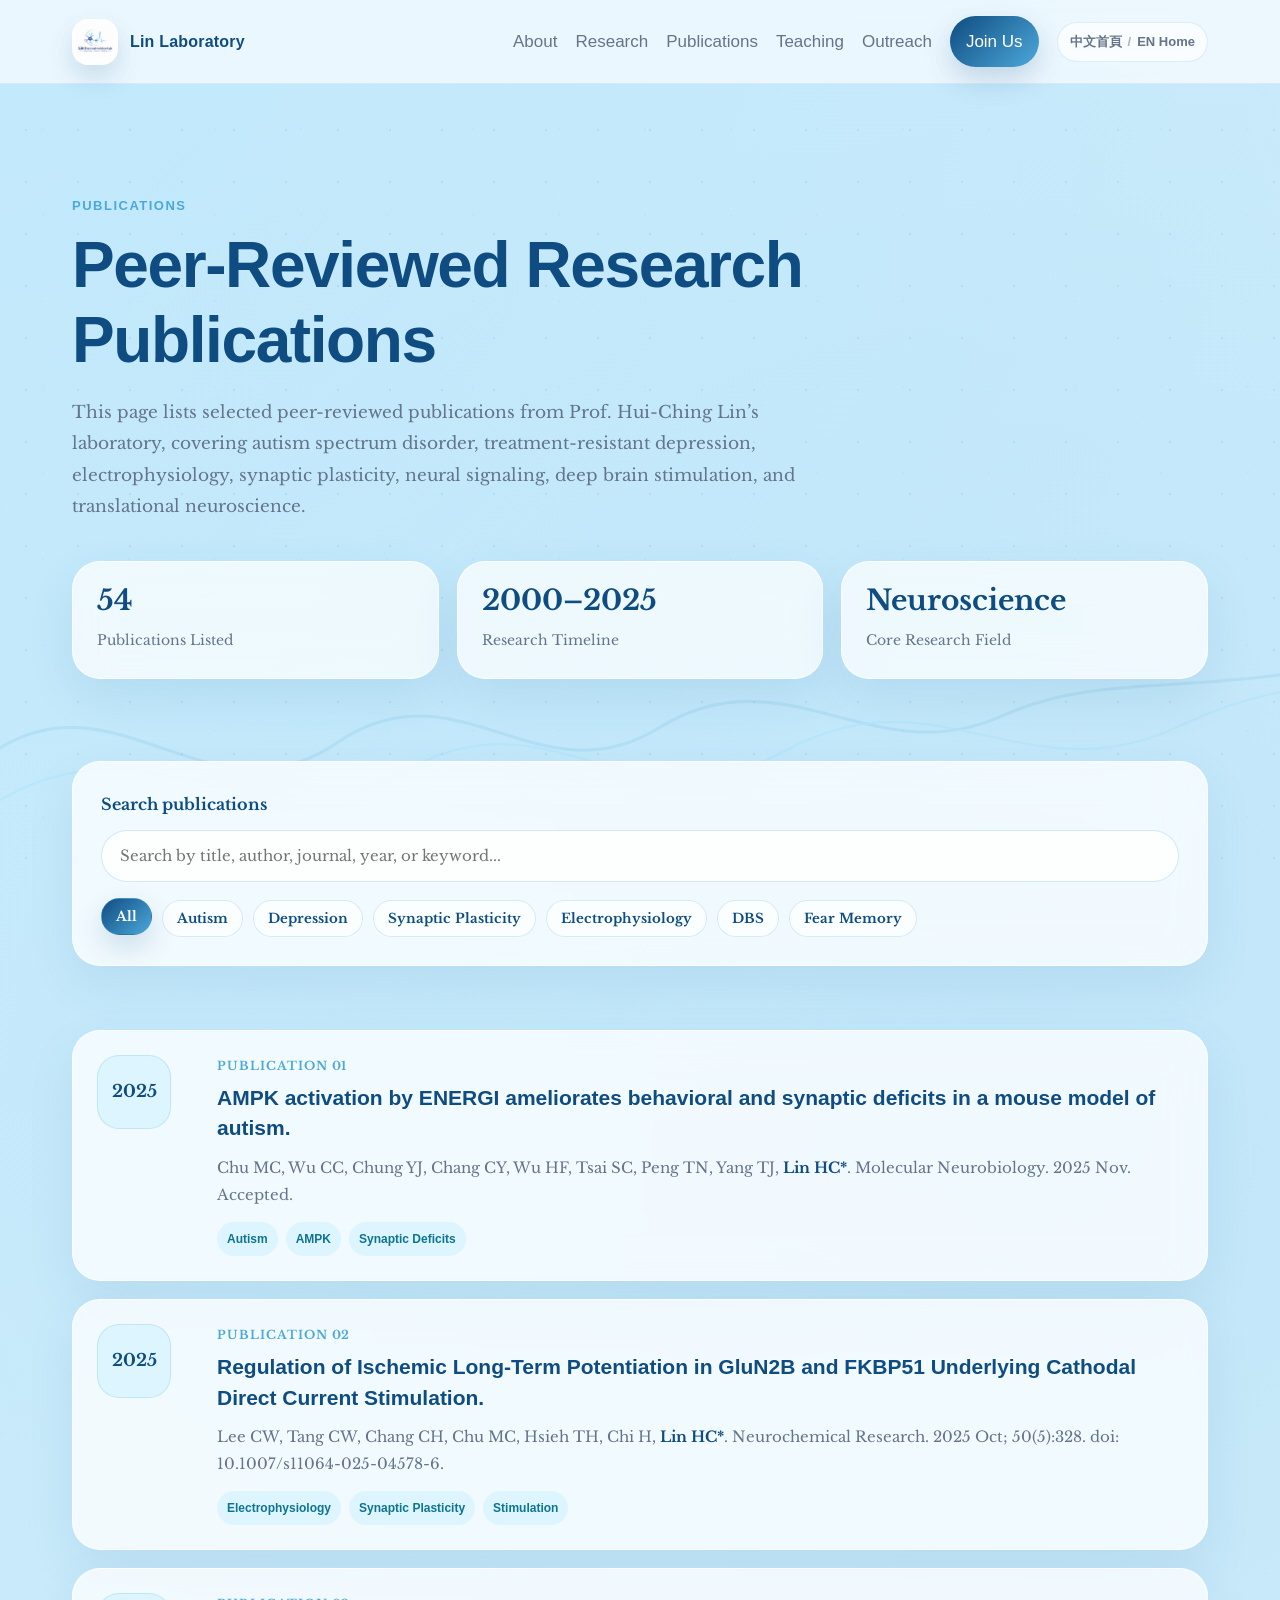
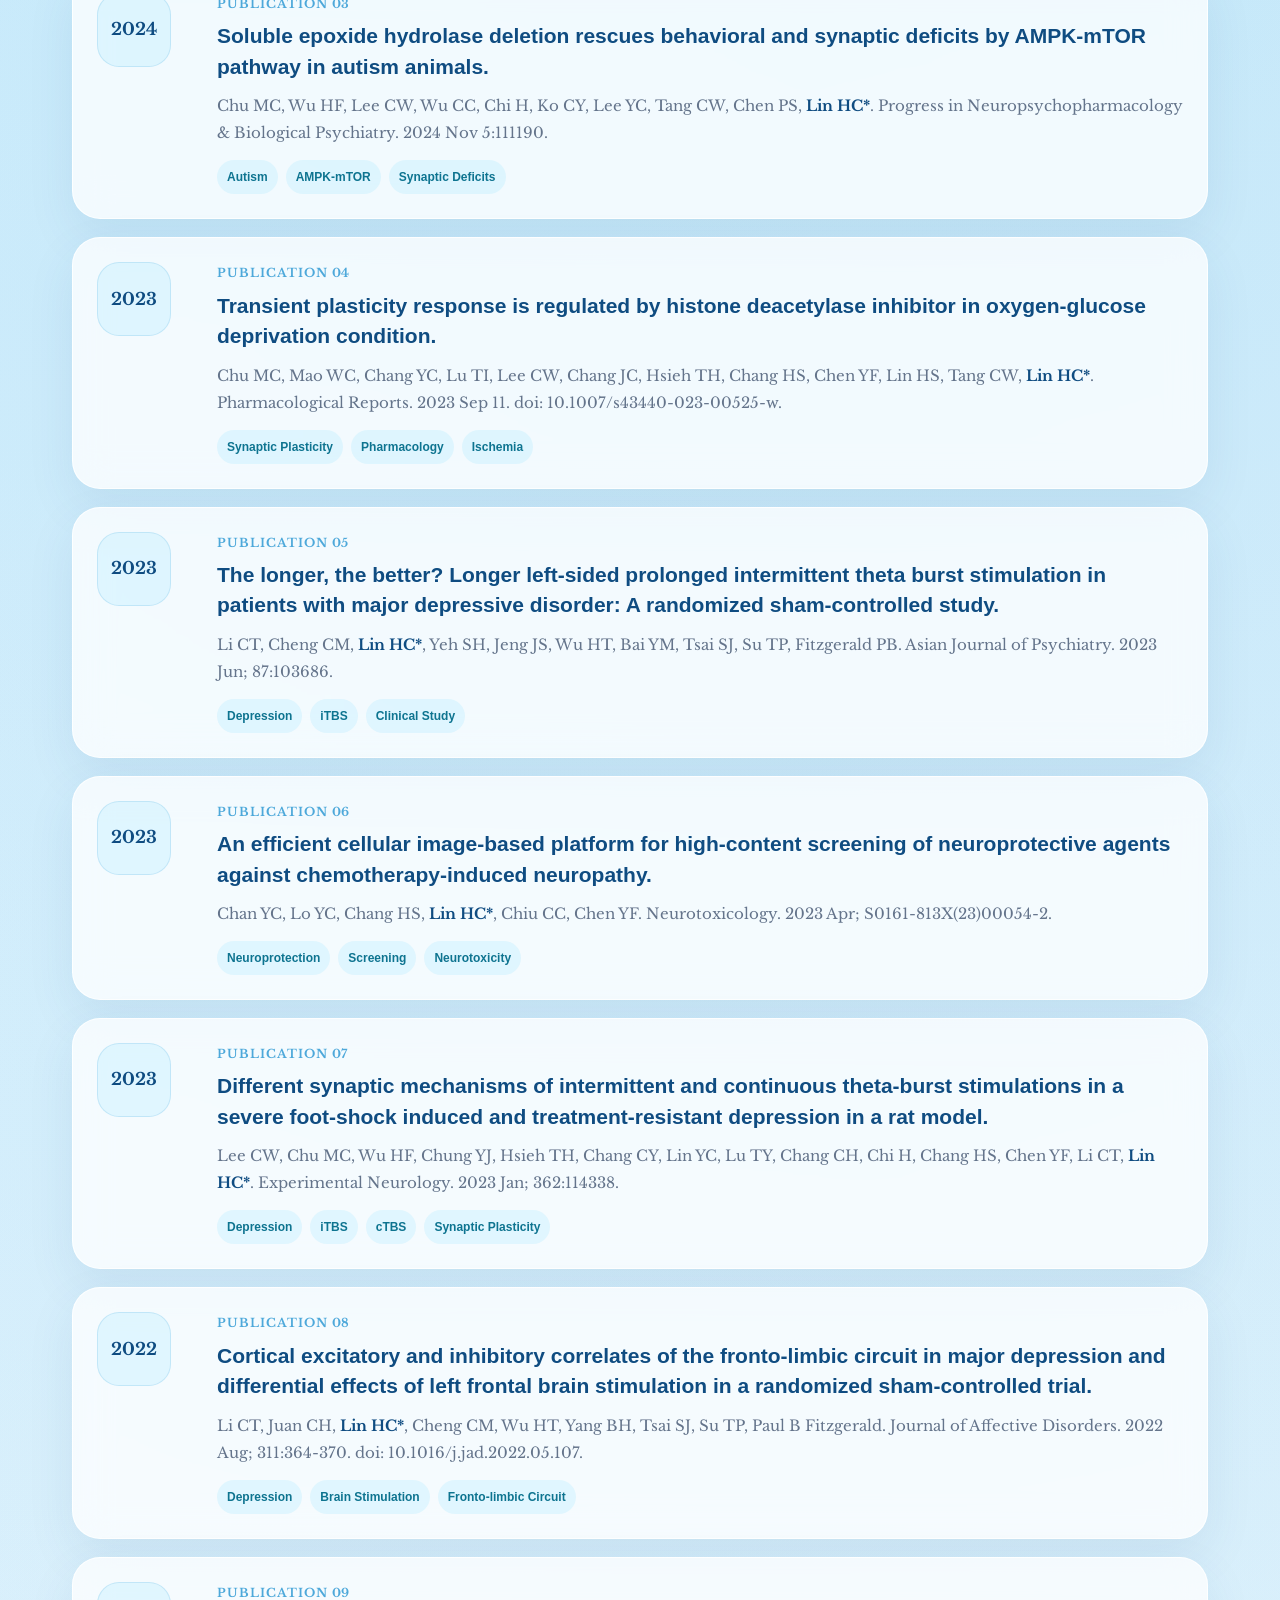
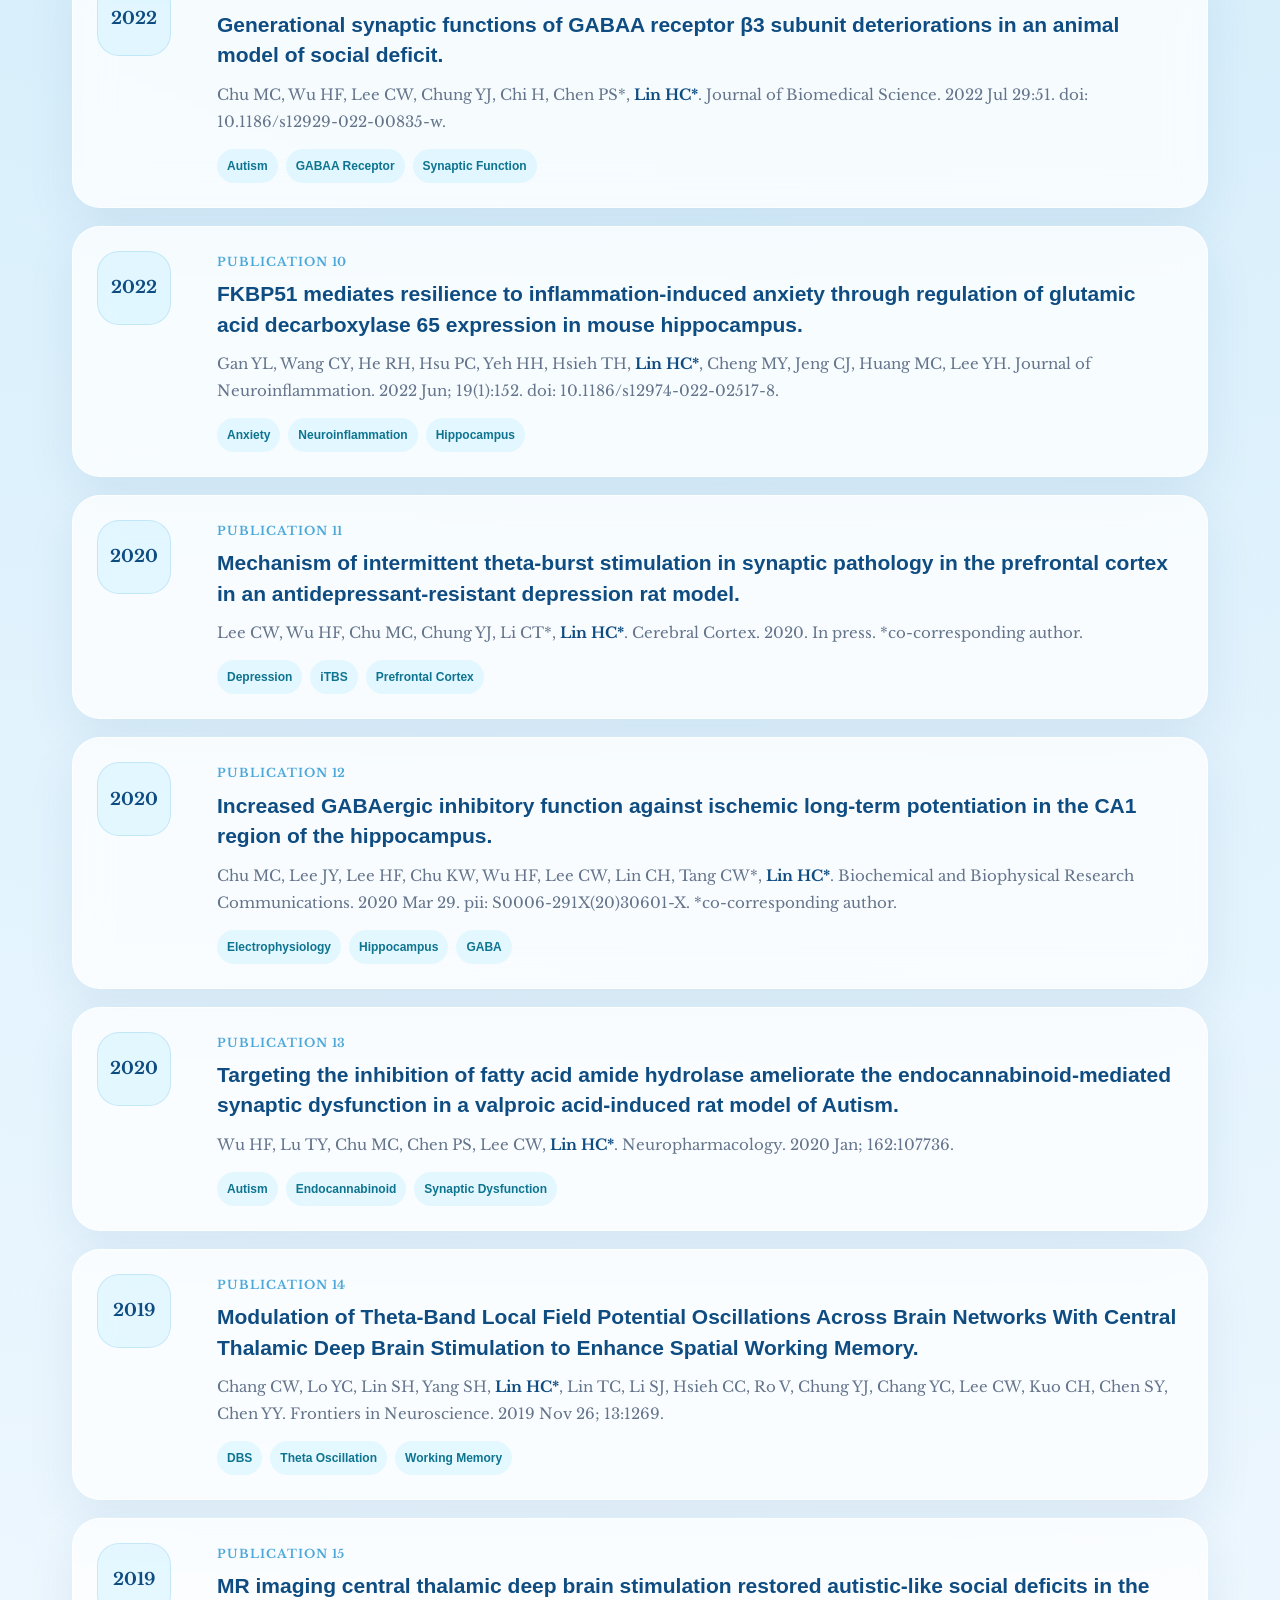
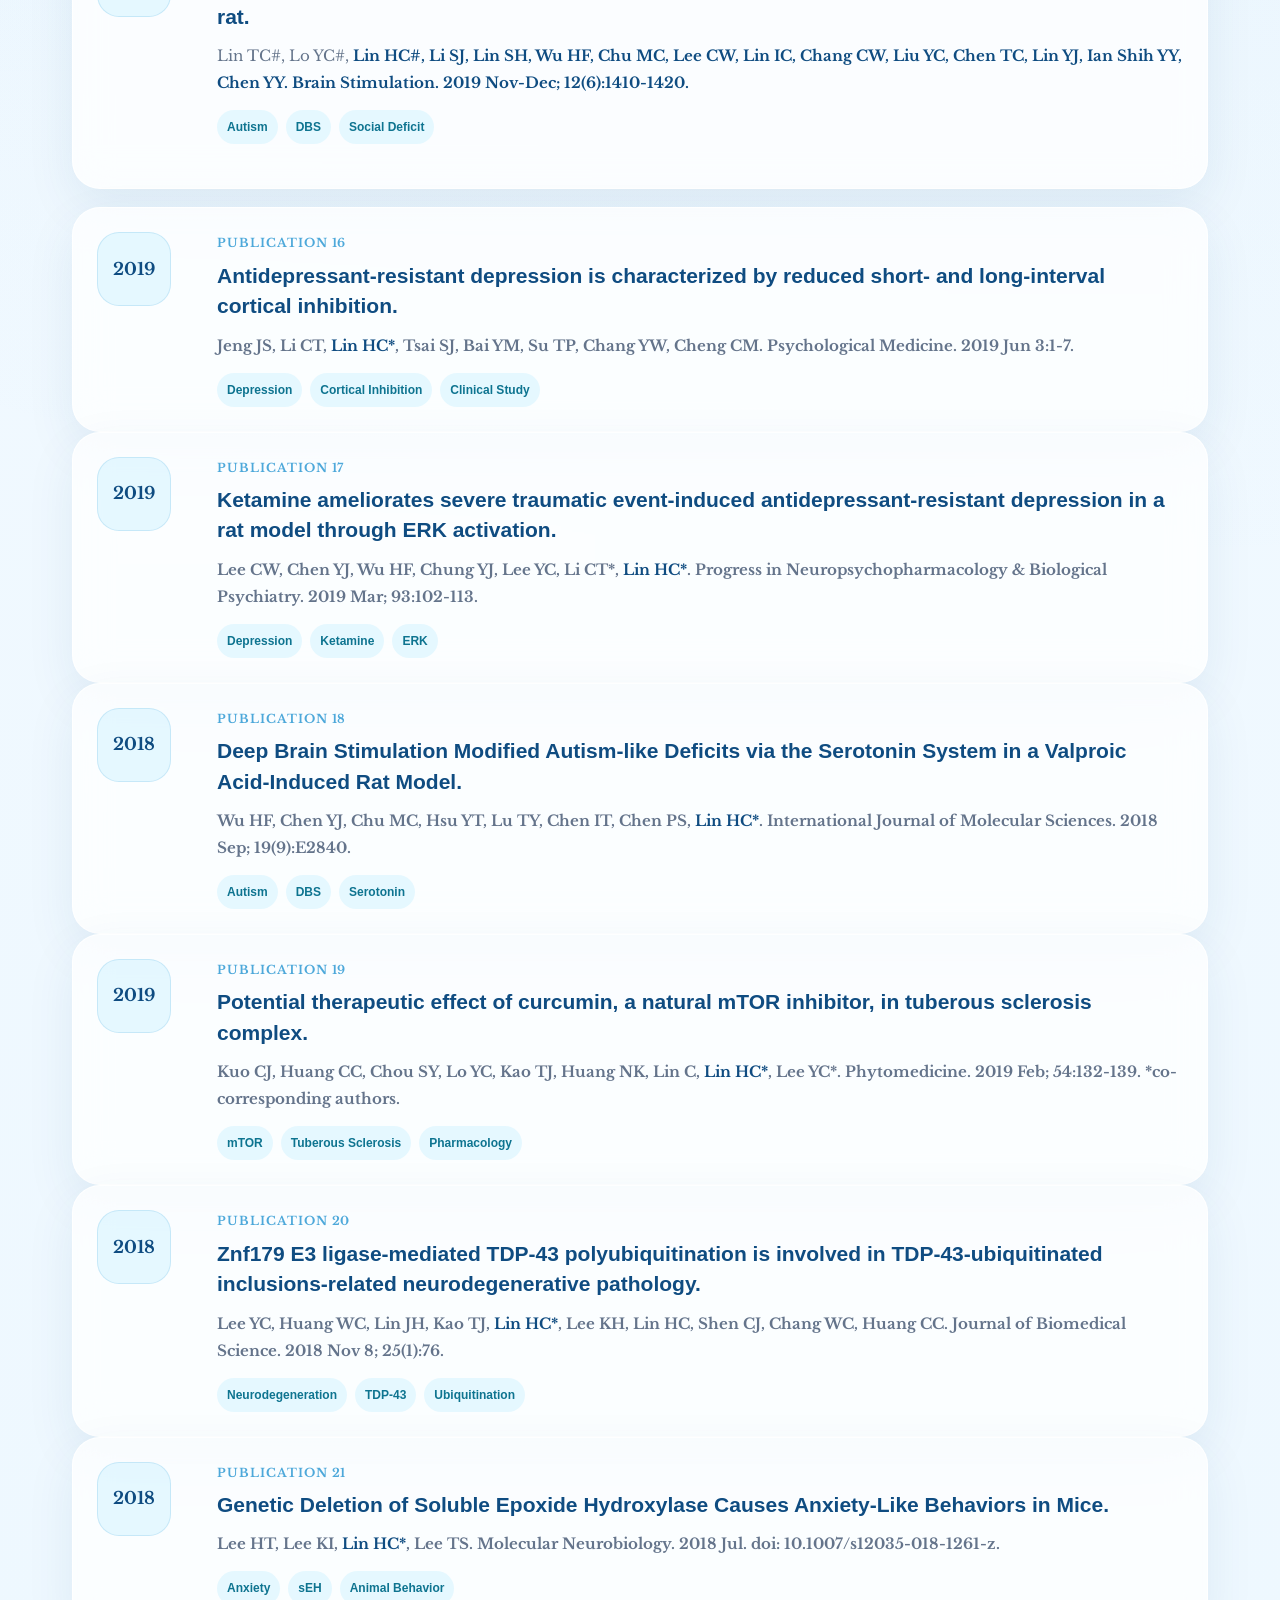
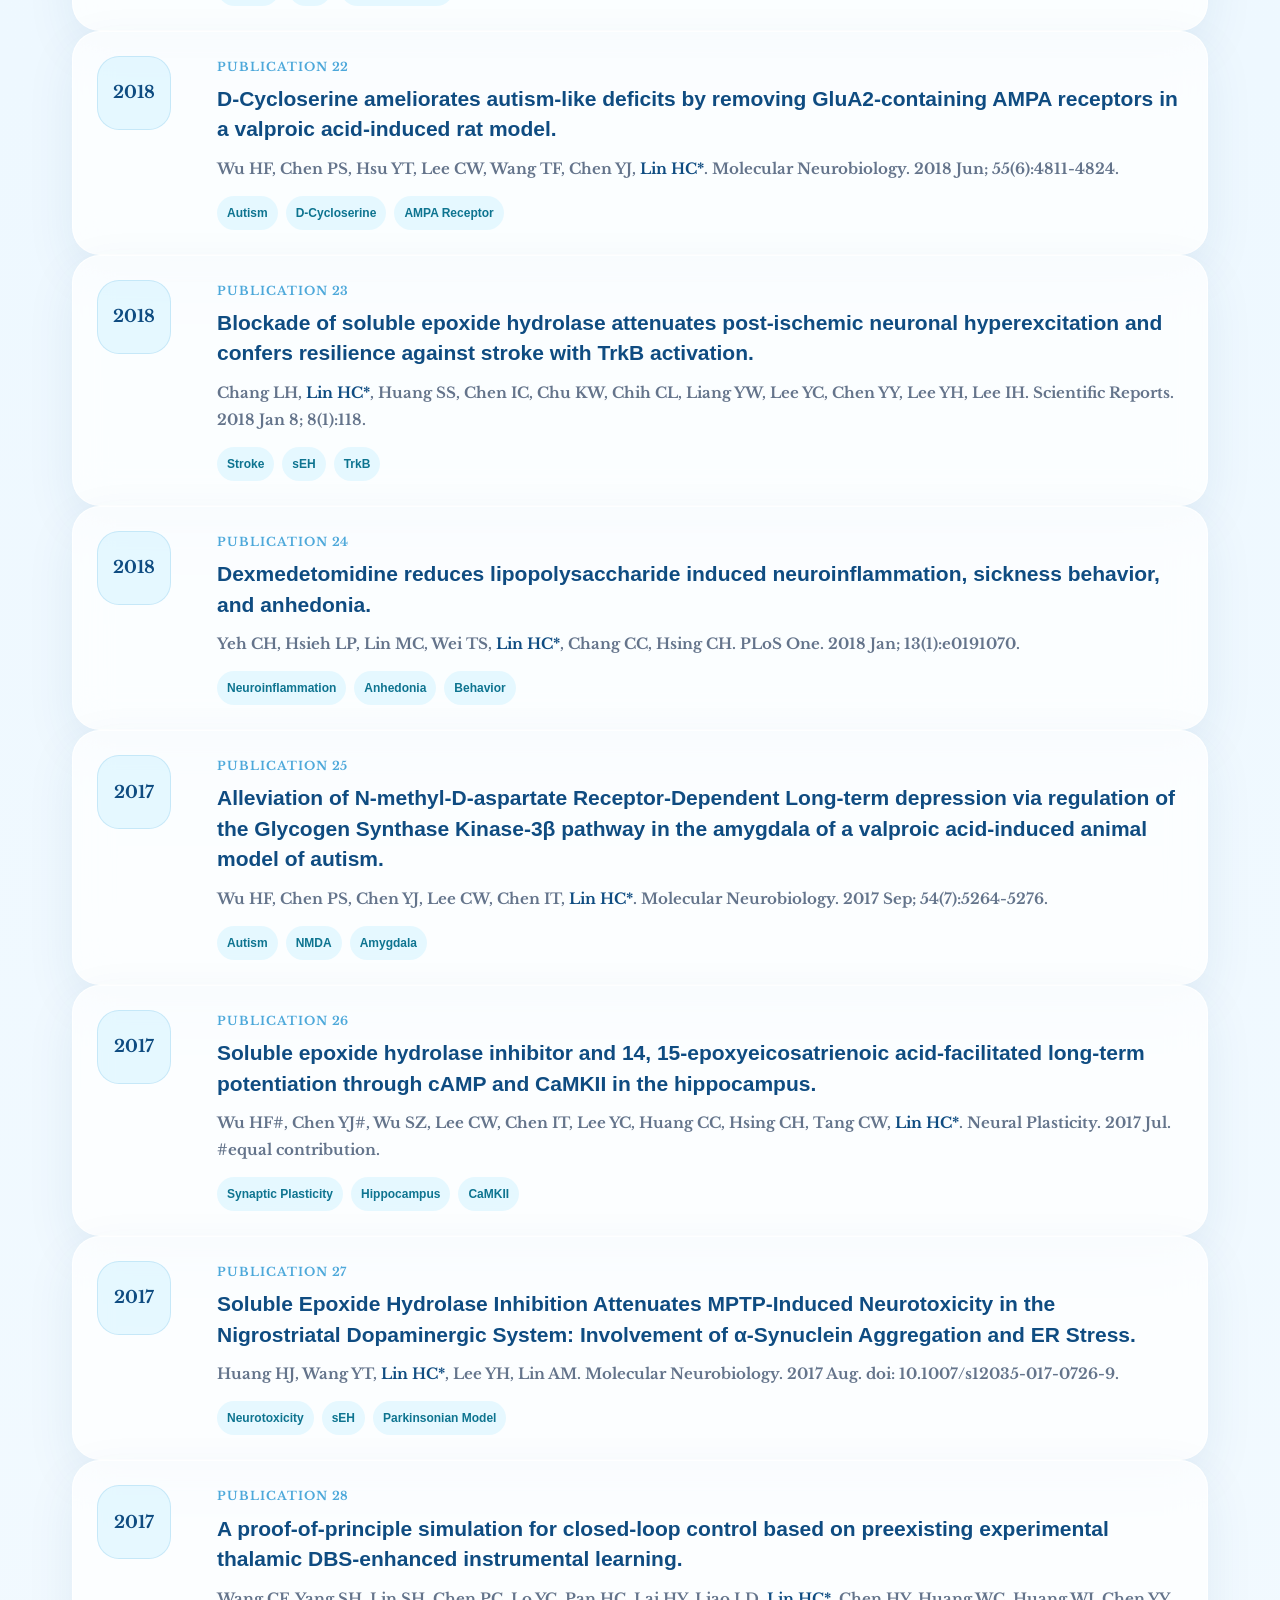
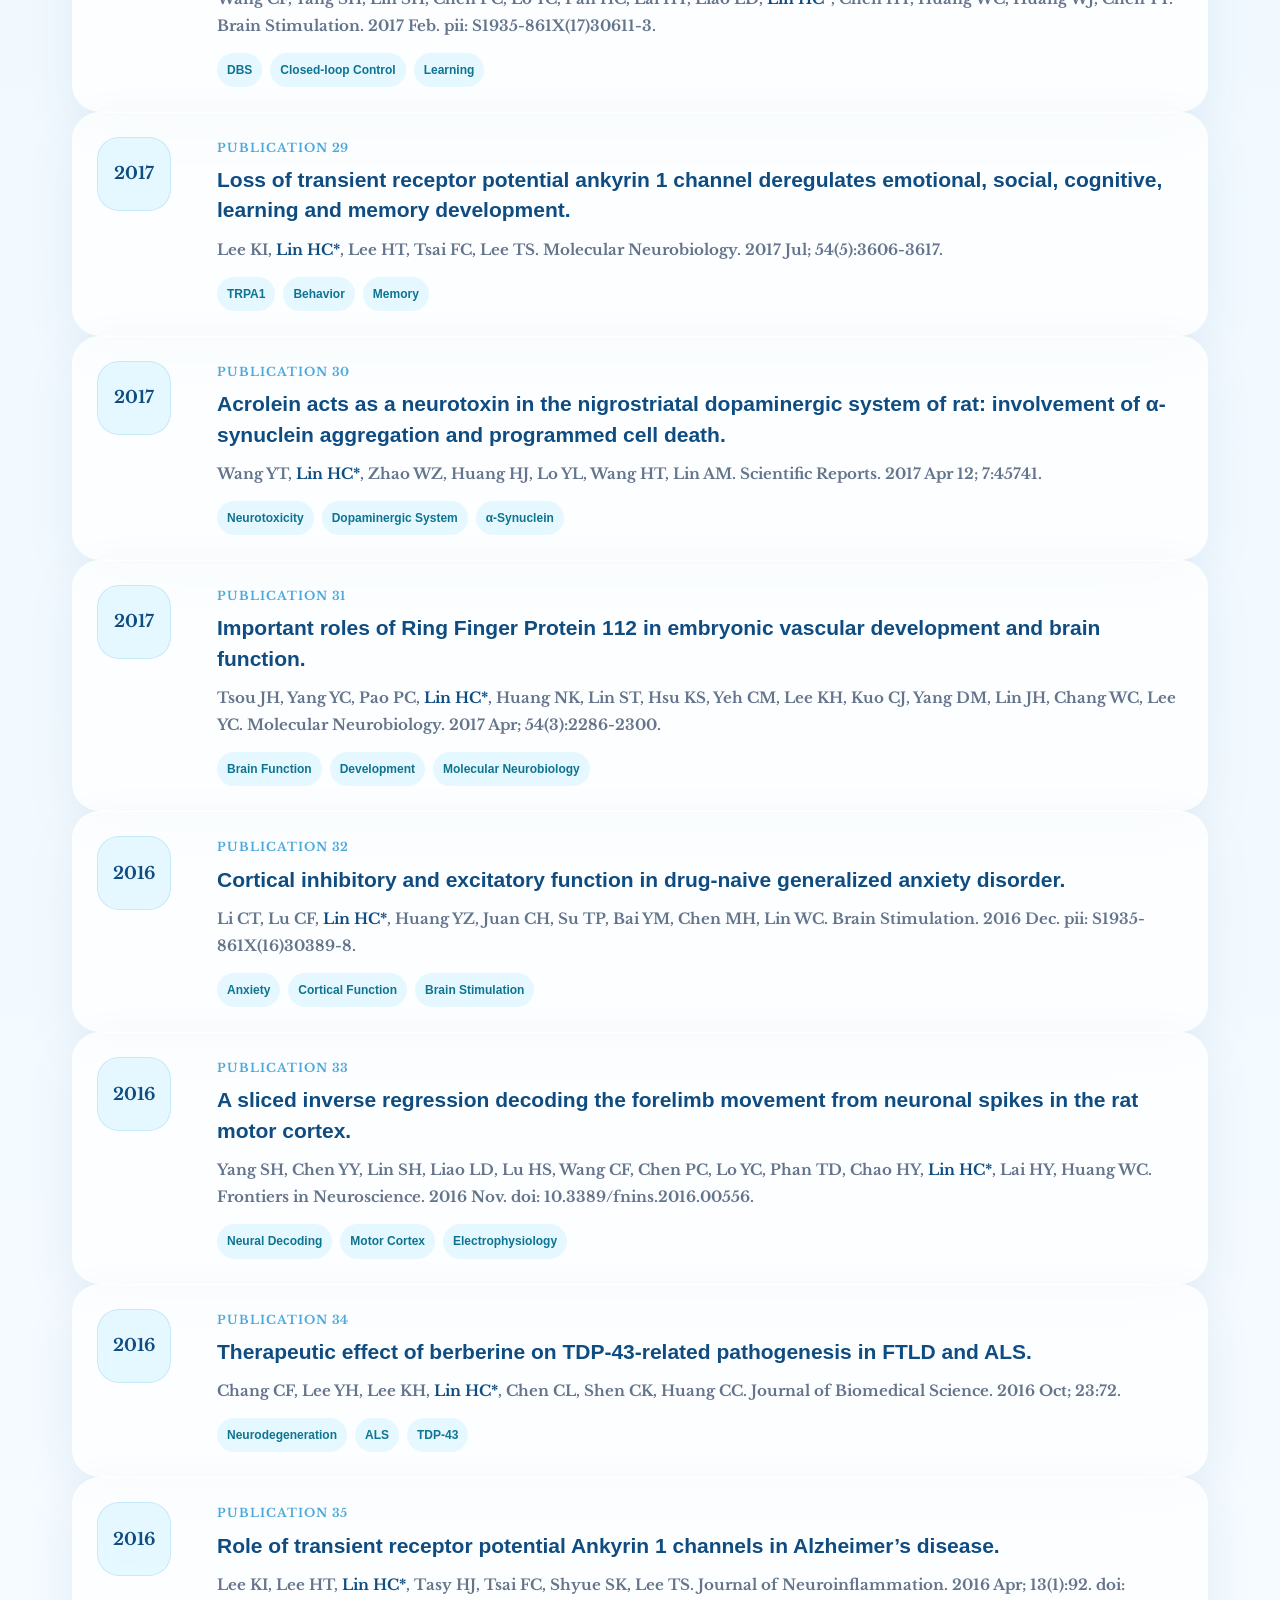
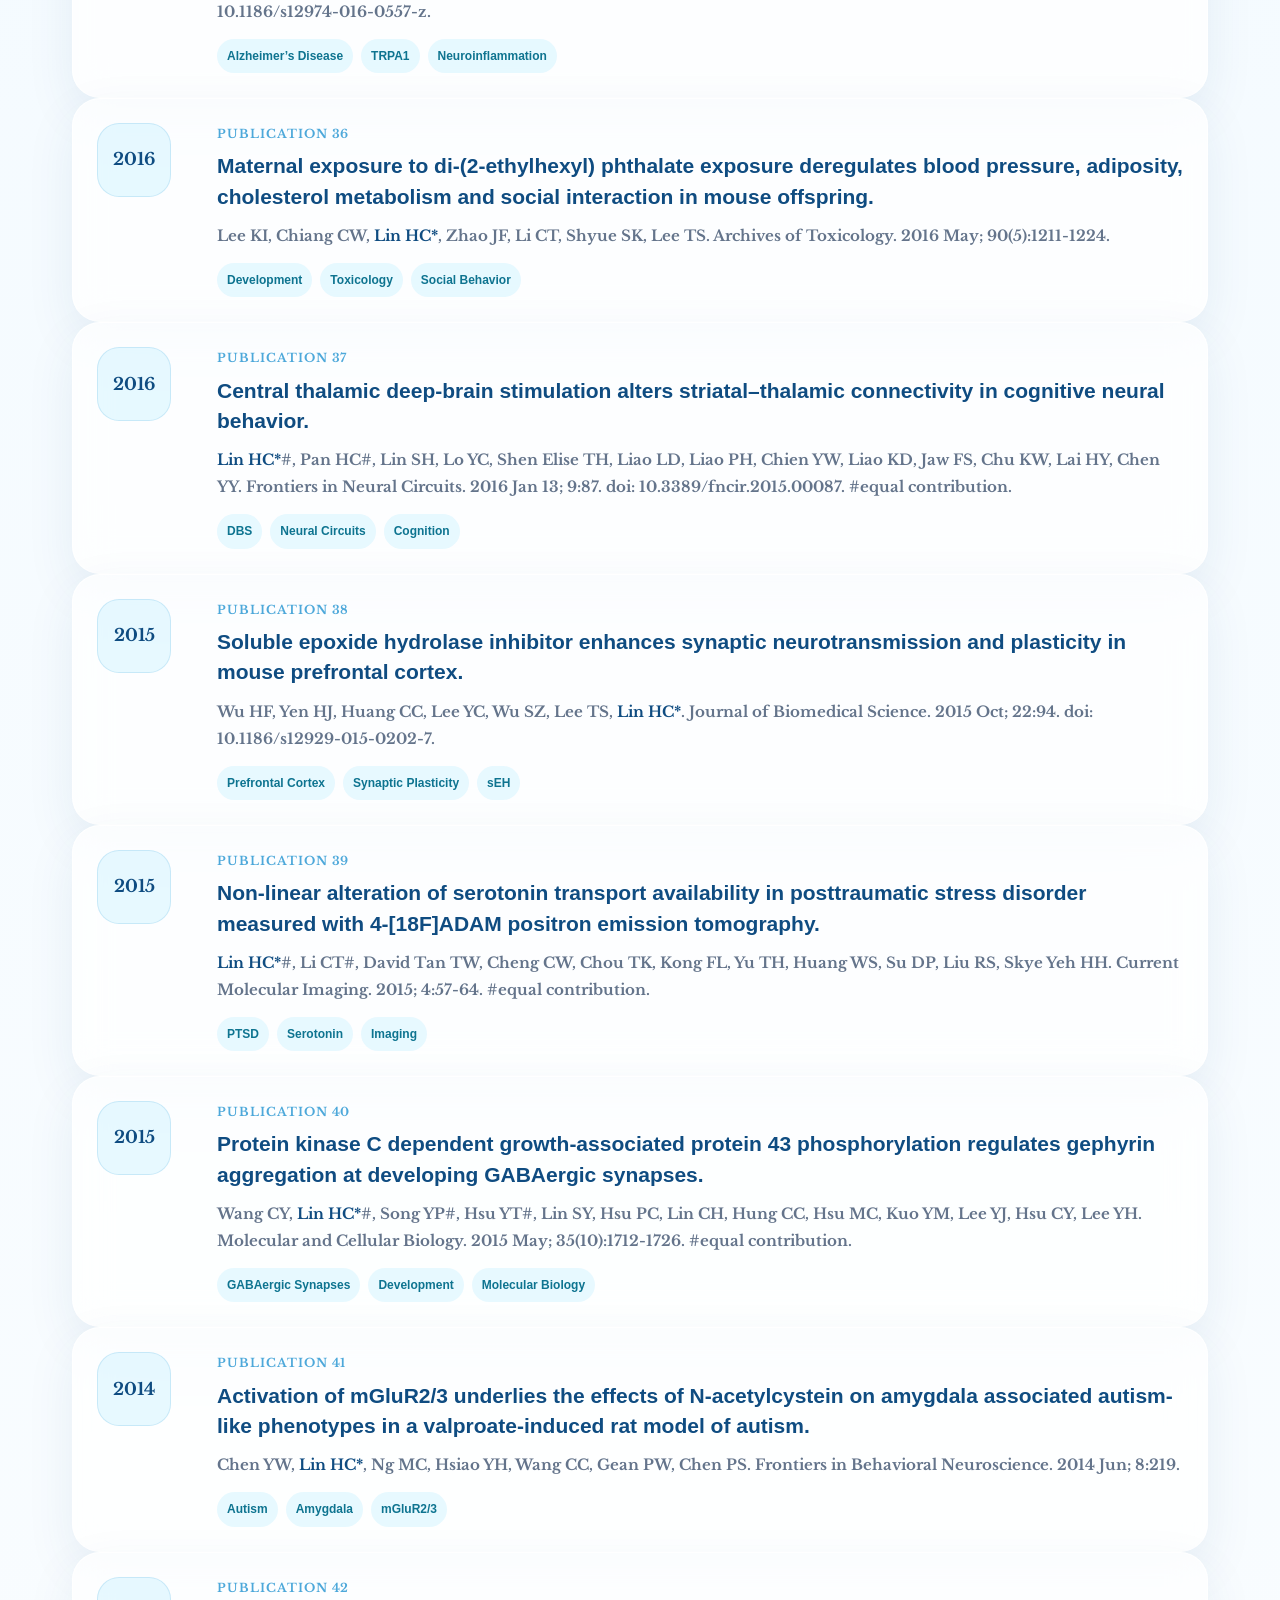
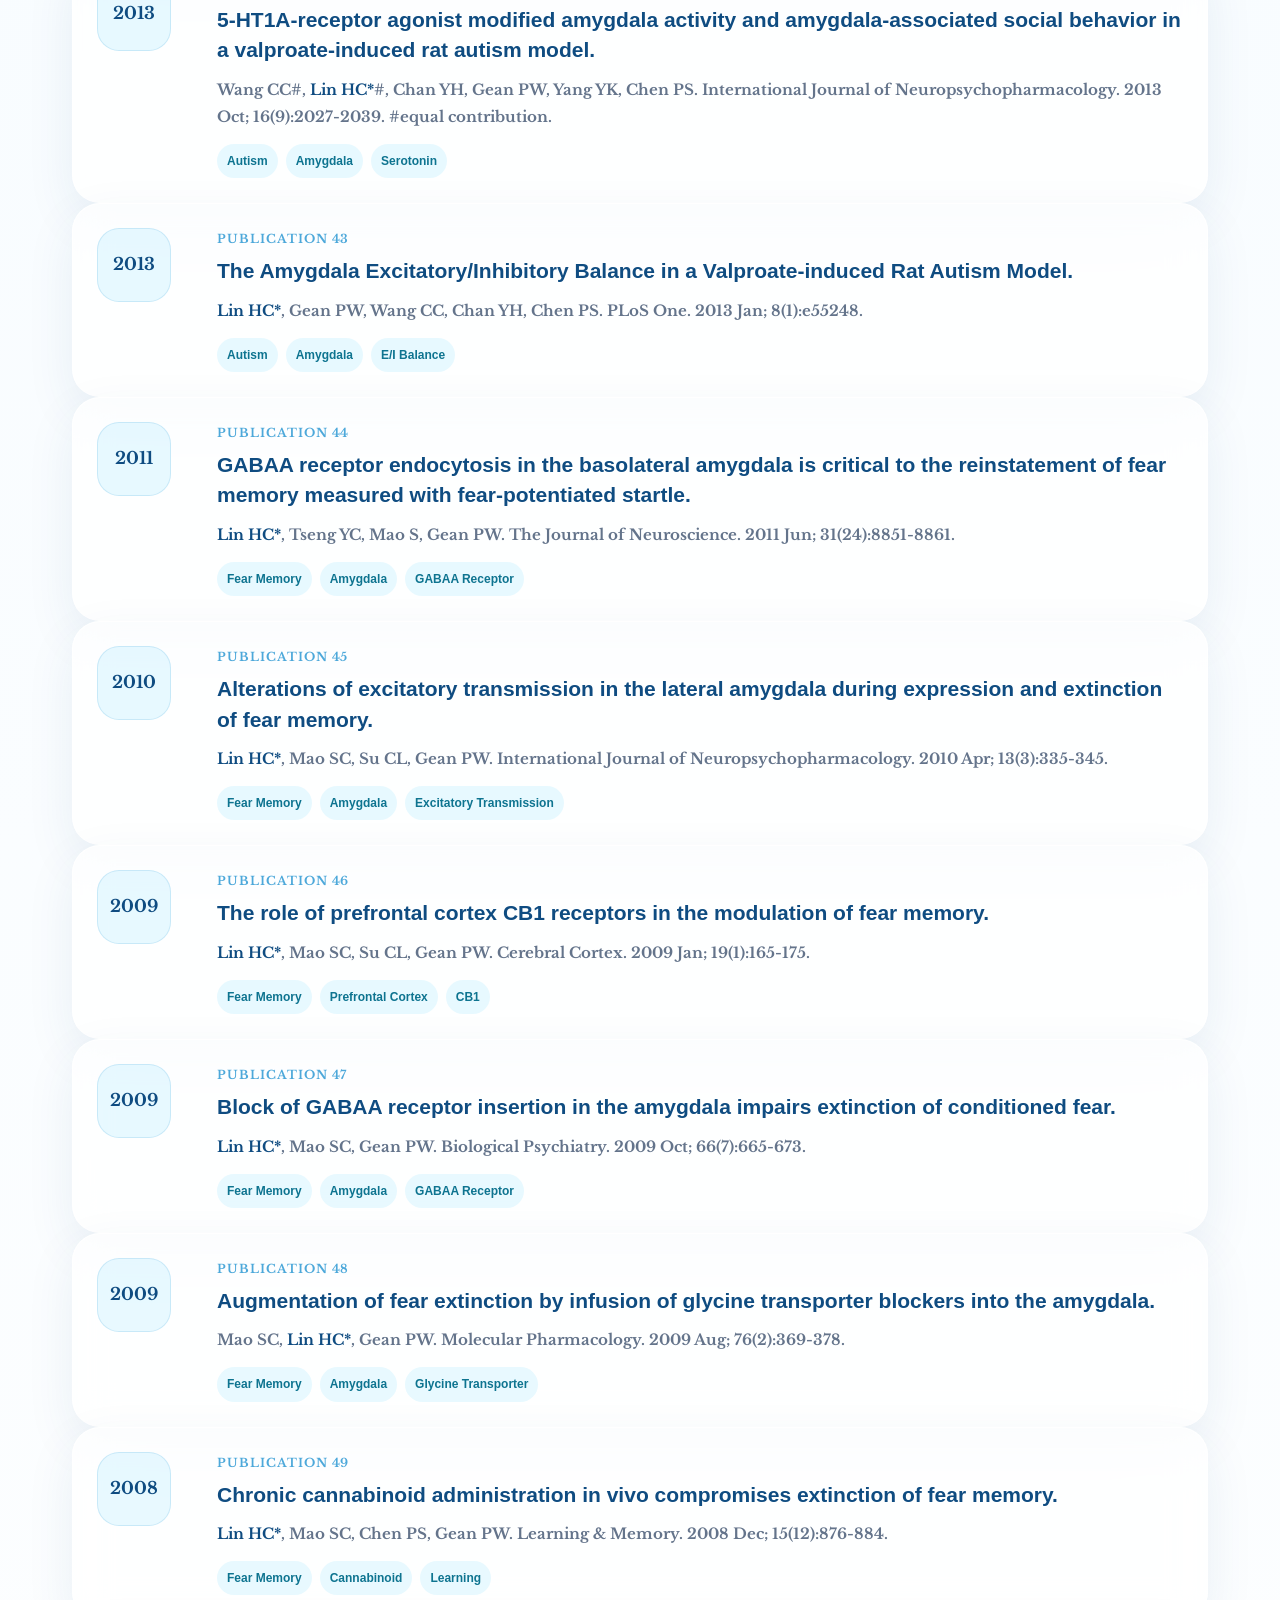
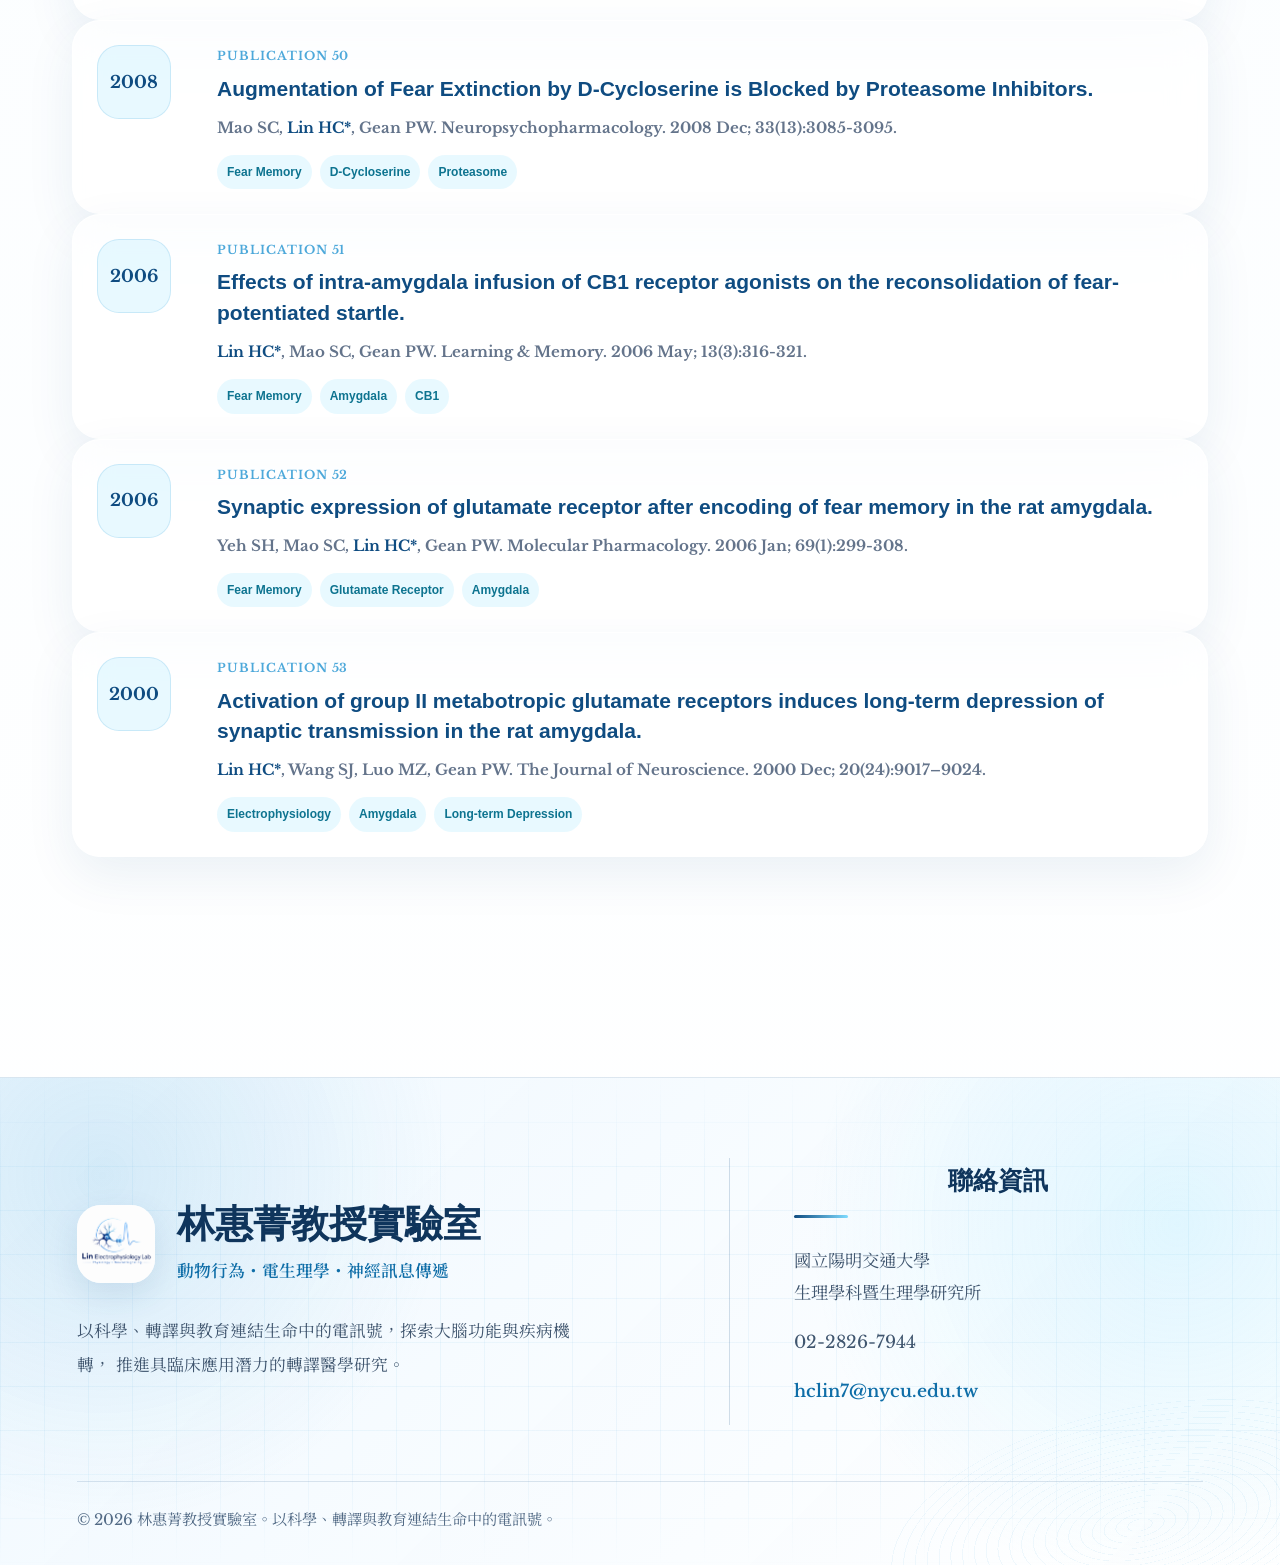
<file: publications.html>
<!DOCTYPE html>
<html lang="en">
<head>
  <meta charset="UTF-8" />
  <meta name="viewport" content="width=device-width, initial-scale=1.0" />
  <title>Publications｜Prof. Hui-Ching Lin Laboratory</title>

  <link rel="preconnect" href="https://fonts.googleapis.com">
  <link rel="preconnect" href="https://fonts.gstatic.com" crossorigin>
  <link href="https://fonts.googleapis.com/css2?family=Libre+Baskerville:wght@400;700&family=Noto+Serif+TC:wght@400;500;600;700;900&display=swap" rel="stylesheet">

  <link rel="stylesheet" href="styles.css" />
  <link rel="stylesheet" href="publications.css" />
</head>

<body>
  <div class="site-shell">
    <div class="particle-field"></div>

    <div class="wave-bg" aria-hidden="true">
      <svg viewBox="0 0 1440 360" fill="none" xmlns="http://www.w3.org/2000/svg">
        <path d="M0 210 C120 132 215 288 340 203 C460 120 542 262 662 188 C788 110 876 234 1005 176 C1126 122 1236 170 1440 95" stroke="#4DA8DA" stroke-width="3" opacity="0.55"/>
        <path d="M0 262 C156 168 260 315 410 230 C554 148 632 295 790 210 C942 128 1030 260 1185 185 C1290 135 1362 150 1440 126" stroke="#7FDBFF" stroke-width="2" opacity="0.74"/>
      </svg>
    </div>

    <header class="navbar">
      <div class="nav-inner">
        <a href="index_en.html#home" class="brand" aria-label="Back to homepage">
          <span class="brand-mark">
            <img src="logo.png" alt="Prof. Hui-Ching Lin Laboratory Logo">
          </span>
          <span>Lin Laboratory</span>
        </a>

        <nav class="nav-links" id="navLinks">
          <a href="index_en.html#about">About</a>
          <a href="index_en.html#research">Research</a>
          <a href="publications.html">Publications</a>
          <a href="index_en.html#teaching">Teaching</a>
          <a href="index_en.html#facebook">Outreach</a>
          <a href="index_en.html#join" class="nav-cta">Join Us</a>

          <div class="language-switch">
            <a href="index.html">中文首頁</a>
            <span>/</span>
            <a href="index_en.html">EN Home</a>
          </div>
        </nav>

        <button class="mobile-menu-button" id="menuButton" aria-label="Open menu">
          <svg width="24" height="24" viewBox="0 0 24 24" fill="none">
            <path d="M4 7H20M4 12H20M4 17H20" stroke="currentColor" stroke-width="2" stroke-linecap="round"/>
          </svg>
        </button>
      </div>
    </header>

    <main>
      <section class="publications-hero">
        <div class="section-heading">
          <div class="section-kicker">Publications</div>
          <h1>Peer-Reviewed Research Publications</h1>
          <p>
            This page lists selected peer-reviewed publications from Prof. Hui-Ching Lin’s laboratory,
            covering autism spectrum disorder, treatment-resistant depression, electrophysiology,
            synaptic plasticity, neural signaling, deep brain stimulation, and translational neuroscience.
          </p>
        </div>

        <div class="publication-overview">
          <article>
            <strong>54</strong>
            <span>Publications Listed</span>
          </article>
          <article>
            <strong>2000–2025</strong>
            <span>Research Timeline</span>
          </article>
          <article>
            <strong>Neuroscience</strong>
            <span>Core Research Field</span>
          </article>
        </div>
      </section>

      <section class="publications-toolbar-section">
        <div class="publications-toolbar">
          <label for="publicationSearch">Search publications</label>
          <input id="publicationSearch" type="search" placeholder="Search by title, author, journal, year, or keyword..." />

          <div class="publication-filter-row">
            <button class="filter-button active" data-filter="all">All</button>
            <button class="filter-button" data-filter="Autism">Autism</button>
            <button class="filter-button" data-filter="Depression">Depression</button>
            <button class="filter-button" data-filter="Synaptic Plasticity">Synaptic Plasticity</button>
            <button class="filter-button" data-filter="Electrophysiology">Electrophysiology</button>
            <button class="filter-button" data-filter="DBS">DBS</button>
            <button class="filter-button" data-filter="Fear Memory">Fear Memory</button>
          </div>
        </div>
      </section>

      <section class="publications-section">
        <div class="publication-list-full" id="publicationList"></div>
        <p class="empty-message" id="emptyMessage">No publications matched your search.</p>
      </section>
    </main>

    <footer class="site-footer">
  <div class="footer-inner">
    <div class="footer-info">
      <div class="footer-brand">
        <img src="logo.png" alt="林惠菁教授實驗室標誌">
        <div>
          <h2>林惠菁教授實驗室</h2>
          <p>動物行為・電生理學・神經訊息傳遞</p>
        </div>
      </div>

      <p class="footer-description">
        以科學、轉譯與教育連結生命中的電訊號，探索大腦功能與疾病機轉，
        推進具臨床應用潛力的轉譯醫學研究。
      </p>
    </div>

    <div class="footer-contact">
      <h3>聯絡資訊</h3>

      <p>國立陽明交通大學<br>生理學科暨生理學研究所</p>
      <p>02-2826-7944</p>
      <p>
        <a href="mailto:hclin7@nycu.edu.tw">hclin7@nycu.edu.tw</a>
      </p>
    </div>
  </div>

  <div class="footer-bottom">
    <p>© 2026 林惠菁教授實驗室。以科學、轉譯與教育連結生命中的電訊號。</p>
  </div>
</footer>
  </div>

  <script src="script.js"></script>

  <script>
    const publications = [
      {
        year: "2025",
        title: "AMPK activation by ENERGI ameliorates behavioral and synaptic deficits in a mouse model of autism.",
        citation: "Chu MC, Wu CC, Chung YJ, Chang CY, Wu HF, Tsai SC, Peng TN, Yang TJ,<strong> Lin HC*</strong>. Molecular Neurobiology. 2025 Nov. Accepted.",
        tags: ["Autism", "AMPK", "Synaptic Deficits"]
      },
      {
        year: "2025",
        title: "Regulation of Ischemic Long-Term Potentiation in GluN2B and FKBP51 Underlying Cathodal Direct Current Stimulation.",
        citation: "Lee CW, Tang CW, Chang CH, Chu MC, Hsieh TH, Chi H, <strong>Lin HC*</strong>. Neurochemical Research. 2025 Oct; 50(5):328. doi: 10.1007/s11064-025-04578-6.",
        tags: ["Electrophysiology", "Synaptic Plasticity", "Stimulation"]
      },
      {
        year: "2024",
        title: "Soluble epoxide hydrolase deletion rescues behavioral and synaptic deficits by AMPK-mTOR pathway in autism animals.",
        citation: "Chu MC, Wu HF, Lee CW, Wu CC, Chi H, Ko CY, Lee YC, Tang CW, Chen PS, <strong>Lin HC*</strong>. Progress in Neuropsychopharmacology & Biological Psychiatry. 2024 Nov 5:111190.",
        tags: ["Autism", "AMPK-mTOR", "Synaptic Deficits"]
      },
      {
        year: "2023",
        title: "Transient plasticity response is regulated by histone deacetylase inhibitor in oxygen-glucose deprivation condition.",
        citation: "Chu MC, Mao WC, Chang YC, Lu TI, Lee CW, Chang JC, Hsieh TH, Chang HS, Chen YF, Lin HS, Tang CW, <strong>Lin HC*</strong>. Pharmacological Reports. 2023 Sep 11. doi: 10.1007/s43440-023-00525-w.",
        tags: ["Synaptic Plasticity", "Pharmacology", "Ischemia"]
      },
      {
        year: "2023",
        title: "The longer, the better? Longer left-sided prolonged intermittent theta burst stimulation in patients with major depressive disorder: A randomized sham-controlled study.",
        citation: "Li CT, Cheng CM, <strong>Lin HC*</strong>, Yeh SH, Jeng JS, Wu HT, Bai YM, Tsai SJ, Su TP, Fitzgerald PB. Asian Journal of Psychiatry. 2023 Jun; 87:103686.",
        tags: ["Depression", "iTBS", "Clinical Study"]
      },
      {
        year: "2023",
        title: "An efficient cellular image-based platform for high-content screening of neuroprotective agents against chemotherapy-induced neuropathy.",
        citation: "Chan YC, Lo YC, Chang HS, <strong>Lin HC*</strong>, Chiu CC, Chen YF. Neurotoxicology. 2023 Apr; S0161-813X(23)00054-2.",
        tags: ["Neuroprotection", "Screening", "Neurotoxicity"]
      },
      {
        year: "2023",
        title: "Different synaptic mechanisms of intermittent and continuous theta-burst stimulations in a severe foot-shock induced and treatment-resistant depression in a rat model.",
        citation: "Lee CW, Chu MC, Wu HF, Chung YJ, Hsieh TH, Chang CY, Lin YC, Lu TY, Chang CH, Chi H, Chang HS, Chen YF, Li CT, <strong>Lin HC*</strong>. Experimental Neurology. 2023 Jan; 362:114338.",
        tags: ["Depression", "iTBS", "cTBS", "Synaptic Plasticity"]
      },
      {
        year: "2022",
        title: "Cortical excitatory and inhibitory correlates of the fronto-limbic circuit in major depression and differential effects of left frontal brain stimulation in a randomized sham-controlled trial.",
        citation: "Li CT, Juan CH,<strong> Lin HC*</strong>, Cheng CM, Wu HT, Yang BH, Tsai SJ, Su TP, Paul B Fitzgerald. Journal of Affective Disorders. 2022 Aug; 311:364-370. doi: 10.1016/j.jad.2022.05.107.",
        tags: ["Depression", "Brain Stimulation", "Fronto-limbic Circuit"]
      },
      {
        year: "2022",
        title: "Generational synaptic functions of GABAA receptor β3 subunit deteriorations in an animal model of social deficit.",
        citation: "Chu MC, Wu HF, Lee CW, Chung YJ, Chi H, Chen PS*, <strong>Lin HC*</strong>. Journal of Biomedical Science. 2022 Jul 29:51. doi: 10.1186/s12929-022-00835-w.",
        tags: ["Autism", "GABAA Receptor", "Synaptic Function"]
      },
      {
        year: "2022",
        title: "FKBP51 mediates resilience to inflammation-induced anxiety through regulation of glutamic acid decarboxylase 65 expression in mouse hippocampus.",
        citation: "Gan YL, Wang CY, He RH, Hsu PC, Yeh HH, Hsieh TH, <strong>Lin HC*</strong>, Cheng MY, Jeng CJ, Huang MC, Lee YH. Journal of Neuroinflammation. 2022 Jun; 19(1):152. doi: 10.1186/s12974-022-02517-8.",
        tags: ["Anxiety", "Neuroinflammation", "Hippocampus"]
      },
      {
        year: "2020",
        title: "Mechanism of intermittent theta-burst stimulation in synaptic pathology in the prefrontal cortex in an antidepressant-resistant depression rat model.",
        citation: "Lee CW, Wu HF, Chu MC, Chung YJ, Li CT*, <strong>Lin HC*</strong>. Cerebral Cortex. 2020. In press. *co-corresponding author.",
        tags: ["Depression", "iTBS", "Prefrontal Cortex"]
      },
      {
        year: "2020",
        title: "Increased GABAergic inhibitory function against ischemic long-term potentiation in the CA1 region of the hippocampus.",
        citation: "Chu MC, Lee JY, Lee HF, Chu KW, Wu HF, Lee CW, Lin CH, Tang CW*, <strong>Lin HC*</strong>. Biochemical and Biophysical Research Communications. 2020 Mar 29. pii: S0006-291X(20)30601-X. *co-corresponding author.",
        tags: ["Electrophysiology", "Hippocampus", "GABA"]
      },
      {
        year: "2020",
        title: "Targeting the inhibition of fatty acid amide hydrolase ameliorate the endocannabinoid-mediated synaptic dysfunction in a valproic acid-induced rat model of Autism.",
        citation: "Wu HF, Lu TY, Chu MC, Chen PS, Lee CW, <strong>Lin HC*</strong>. Neuropharmacology. 2020 Jan; 162:107736.",
        tags: ["Autism", "Endocannabinoid", "Synaptic Dysfunction"]
      },
      {
        year: "2019",
        title: "Modulation of Theta-Band Local Field Potential Oscillations Across Brain Networks With Central Thalamic Deep Brain Stimulation to Enhance Spatial Working Memory.",
        citation: "Chang CW, Lo YC, Lin SH, Yang SH,<strong> Lin HC*</strong>, Lin TC, Li SJ, Hsieh CC, Ro V, Chung YJ, Chang YC, Lee CW, Kuo CH, Chen SY, Chen YY. Frontiers in Neuroscience. 2019 Nov 26; 13:1269.",
        tags: ["DBS", "Theta Oscillation", "Working Memory"]
      },
      {
        year: "2019",
        title: "MR imaging central thalamic deep brain stimulation restored autistic-like social deficits in the rat.",
        citation: "Lin TC#, Lo YC#, <strong>Lin HC#</stong>, Li SJ, Lin SH, Wu HF, Chu MC, Lee CW, Lin IC, Chang CW, Liu YC, Chen TC, Lin YJ, Ian Shih YY, Chen YY. Brain Stimulation. 2019 Nov-Dec; 12(6):1410-1420.",
        tags: ["Autism", "DBS", "Social Deficit"]
      },
      {
        year: "2019",
        title: "Antidepressant-resistant depression is characterized by reduced short- and long-interval cortical inhibition.",
        citation: "Jeng JS, Li CT, <strong>Lin HC*</strong>, Tsai SJ, Bai YM, Su TP, Chang YW, Cheng CM. Psychological Medicine. 2019 Jun 3:1-7.",
        tags: ["Depression", "Cortical Inhibition", "Clinical Study"]
      },
      {
        year: "2019",
        title: "Ketamine ameliorates severe traumatic event-induced antidepressant-resistant depression in a rat model through ERK activation.",
        citation: "Lee CW, Chen YJ, Wu HF, Chung YJ, Lee YC, Li CT*, <strong>Lin HC*</strong>. Progress in Neuropsychopharmacology & Biological Psychiatry. 2019 Mar; 93:102-113.",
        tags: ["Depression", "Ketamine", "ERK"]
      },
      {
        year: "2018",
        title: "Deep Brain Stimulation Modified Autism-like Deficits via the Serotonin System in a Valproic Acid-Induced Rat Model.",
        citation: "Wu HF, Chen YJ, Chu MC, Hsu YT, Lu TY, Chen IT, Chen PS, <strong>Lin HC*</strong>. International Journal of Molecular Sciences. 2018 Sep; 19(9):E2840.",
        tags: ["Autism", "DBS", "Serotonin"]
      },
      {
        year: "2019",
        title: "Potential therapeutic effect of curcumin, a natural mTOR inhibitor, in tuberous sclerosis complex.",
        citation: "Kuo CJ, Huang CC, Chou SY, Lo YC, Kao TJ, Huang NK, Lin C, <strong>Lin HC*</strong>, Lee YC*. Phytomedicine. 2019 Feb; 54:132-139. *co-corresponding authors.",
        tags: ["mTOR", "Tuberous Sclerosis", "Pharmacology"]
      },
      {
        year: "2018",
        title: "Znf179 E3 ligase-mediated TDP-43 polyubiquitination is involved in TDP-43-ubiquitinated inclusions-related neurodegenerative pathology.",
        citation: "Lee YC, Huang WC, Lin JH, Kao TJ, <strong>Lin HC*</strong>, Lee KH, Lin HC, Shen CJ, Chang WC, Huang CC. Journal of Biomedical Science. 2018 Nov 8; 25(1):76.",
        tags: ["Neurodegeneration", "TDP-43", "Ubiquitination"]
      },
      {
        year: "2018",
        title: "Genetic Deletion of Soluble Epoxide Hydroxylase Causes Anxiety-Like Behaviors in Mice.",
        citation: "Lee HT, Lee KI, <strong>Lin HC*</strong>, Lee TS. Molecular Neurobiology. 2018 Jul. doi: 10.1007/s12035-018-1261-z.",
        tags: ["Anxiety", "sEH", "Animal Behavior"]
      },
      {
        year: "2018",
        title: "D-Cycloserine ameliorates autism-like deficits by removing GluA2-containing AMPA receptors in a valproic acid-induced rat model.",
        citation: "Wu HF, Chen PS, Hsu YT, Lee CW, Wang TF, Chen YJ, <strong>Lin HC*</strong>. Molecular Neurobiology. 2018 Jun; 55(6):4811-4824.",
        tags: ["Autism", "D-Cycloserine", "AMPA Receptor"]
      },
      {
        year: "2018",
        title: "Blockade of soluble epoxide hydrolase attenuates post-ischemic neuronal hyperexcitation and confers resilience against stroke with TrkB activation.",
        citation: "Chang LH, <strong>Lin HC*</strong>, Huang SS, Chen IC, Chu KW, Chih CL, Liang YW, Lee YC, Chen YY, Lee YH, Lee IH. Scientific Reports. 2018 Jan 8; 8(1):118.",
        tags: ["Stroke", "sEH", "TrkB"]
      },
      {
        year: "2018",
        title: "Dexmedetomidine reduces lipopolysaccharide induced neuroinflammation, sickness behavior, and anhedonia.",
        citation: "Yeh CH, Hsieh LP, Lin MC, Wei TS, <strong>Lin HC*</strong>, Chang CC, Hsing CH. PLoS One. 2018 Jan; 13(1):e0191070.",
        tags: ["Neuroinflammation", "Anhedonia", "Behavior"]
      },
      {
        year: "2017",
        title: "Alleviation of N-methyl-D-aspartate Receptor-Dependent Long-term depression via regulation of the Glycogen Synthase Kinase-3β pathway in the amygdala of a valproic acid-induced animal model of autism.",
        citation: "Wu HF, Chen PS, Chen YJ, Lee CW, Chen IT, <strong>Lin HC*</strong>. Molecular Neurobiology. 2017 Sep; 54(7):5264-5276.",
        tags: ["Autism", "NMDA", "Amygdala"]
      },
      {
        year: "2017",
        title: "Soluble epoxide hydrolase inhibitor and 14, 15-epoxyeicosatrienoic acid-facilitated long-term potentiation through cAMP and CaMKII in the hippocampus.",
        citation: "Wu HF#, Chen YJ#, Wu SZ, Lee CW, Chen IT, Lee YC, Huang CC, Hsing CH, Tang CW, <strong>Lin HC*</strong>. Neural Plasticity. 2017 Jul. #equal contribution.",
        tags: ["Synaptic Plasticity", "Hippocampus", "CaMKII"]
      },
      {
        year: "2017",
        title: "Soluble Epoxide Hydrolase Inhibition Attenuates MPTP-Induced Neurotoxicity in the Nigrostriatal Dopaminergic System: Involvement of α-Synuclein Aggregation and ER Stress.",
        citation: "Huang HJ, Wang YT, <strong>Lin HC*</strong>, Lee YH, Lin AM. Molecular Neurobiology. 2017 Aug. doi: 10.1007/s12035-017-0726-9.",
        tags: ["Neurotoxicity", "sEH", "Parkinsonian Model"]
      },
      {
        year: "2017",
        title: "A proof-of-principle simulation for closed-loop control based on preexisting experimental thalamic DBS-enhanced instrumental learning.",
        citation: "Wang CF, Yang SH, Lin SH, Chen PC, Lo YC, Pan HC, Lai HY, Liao LD, <strong>Lin HC*</strong>, Chen HY, Huang WC, Huang WJ, Chen YY. Brain Stimulation. 2017 Feb. pii: S1935-861X(17)30611-3.",
        tags: ["DBS", "Closed-loop Control", "Learning"]
      },
      {
        year: "2017",
        title: "Loss of transient receptor potential ankyrin 1 channel deregulates emotional, social, cognitive, learning and memory development.",
        citation: "Lee KI, <strong>Lin HC*</strong>, Lee HT, Tsai FC, Lee TS. Molecular Neurobiology. 2017 Jul; 54(5):3606-3617.",
        tags: ["TRPA1", "Behavior", "Memory"]
      },
      {
        year: "2017",
        title: "Acrolein acts as a neurotoxin in the nigrostriatal dopaminergic system of rat: involvement of α-synuclein aggregation and programmed cell death.",
        citation: "Wang YT, <strong>Lin HC*</strong>, Zhao WZ, Huang HJ, Lo YL, Wang HT, Lin AM. Scientific Reports. 2017 Apr 12; 7:45741.",
        tags: ["Neurotoxicity", "Dopaminergic System", "α-Synuclein"]
      },
      {
        year: "2017",
        title: "Important roles of Ring Finger Protein 112 in embryonic vascular development and brain function.",
        citation: "Tsou JH, Yang YC, Pao PC, <strong>Lin HC*</strong>, Huang NK, Lin ST, Hsu KS, Yeh CM, Lee KH, Kuo CJ, Yang DM, Lin JH, Chang WC, Lee YC. Molecular Neurobiology. 2017 Apr; 54(3):2286-2300.",
        tags: ["Brain Function", "Development", "Molecular Neurobiology"]
      },
      {
        year: "2016",
        title: "Cortical inhibitory and excitatory function in drug-naive generalized anxiety disorder.",
        citation: "Li CT, Lu CF, <strong>Lin HC*</strong>, Huang YZ, Juan CH, Su TP, Bai YM, Chen MH, Lin WC. Brain Stimulation. 2016 Dec. pii: S1935-861X(16)30389-8.",
        tags: ["Anxiety", "Cortical Function", "Brain Stimulation"]
      },
      {
        year: "2016",
        title: "A sliced inverse regression decoding the forelimb movement from neuronal spikes in the rat motor cortex.",
        citation: "Yang SH, Chen YY, Lin SH, Liao LD, Lu HS, Wang CF, Chen PC, Lo YC, Phan TD, Chao HY, <strong>Lin HC*</strong>, Lai HY, Huang WC. Frontiers in Neuroscience. 2016 Nov. doi: 10.3389/fnins.2016.00556.",
        tags: ["Neural Decoding", "Motor Cortex", "Electrophysiology"]
      },
      {
        year: "2016",
        title: "Therapeutic effect of berberine on TDP-43-related pathogenesis in FTLD and ALS.",
        citation: "Chang CF, Lee YH, Lee KH, <strong>Lin HC*</strong>, Chen CL, Shen CK, Huang CC. Journal of Biomedical Science. 2016 Oct; 23:72.",
        tags: ["Neurodegeneration", "ALS", "TDP-43"]
      },
      {
        year: "2016",
        title: "Role of transient receptor potential Ankyrin 1 channels in Alzheimer’s disease.",
        citation: "Lee KI, Lee HT, <strong>Lin HC*</strong>, Tasy HJ, Tsai FC, Shyue SK, Lee TS. Journal of Neuroinflammation. 2016 Apr; 13(1):92. doi: 10.1186/s12974-016-0557-z.",
        tags: ["Alzheimer’s Disease", "TRPA1", "Neuroinflammation"]
      },
      {
        year: "2016",
        title: "Maternal exposure to di-(2-ethylhexyl) phthalate exposure deregulates blood pressure, adiposity, cholesterol metabolism and social interaction in mouse offspring.",
        citation: "Lee KI, Chiang CW, <strong>Lin HC*</strong>, Zhao JF, Li CT, Shyue SK, Lee TS. Archives of Toxicology. 2016 May; 90(5):1211-1224.",
        tags: ["Development", "Toxicology", "Social Behavior"]
      },
      {
        year: "2016",
        title: "Central thalamic deep-brain stimulation alters striatal–thalamic connectivity in cognitive neural behavior.",
        citation: "<strong>Lin HC*</strong>#, Pan HC#, Lin SH, Lo YC, Shen Elise TH, Liao LD, Liao PH, Chien YW, Liao KD, Jaw FS, Chu KW, Lai HY, Chen YY. Frontiers in Neural Circuits. 2016 Jan 13; 9:87. doi: 10.3389/fncir.2015.00087. #equal contribution.",
        tags: ["DBS", "Neural Circuits", "Cognition"]
      },
      {
        year: "2015",
        title: "Soluble epoxide hydrolase inhibitor enhances synaptic neurotransmission and plasticity in mouse prefrontal cortex.",
        citation: "Wu HF, Yen HJ, Huang CC, Lee YC, Wu SZ, Lee TS, <strong>Lin HC*</strong>. Journal of Biomedical Science. 2015 Oct; 22:94. doi: 10.1186/s12929-015-0202-7.",
        tags: ["Prefrontal Cortex", "Synaptic Plasticity", "sEH"]
      },
      {
        year: "2015",
        title: "Non-linear alteration of serotonin transport availability in posttraumatic stress disorder measured with 4-[18F]ADAM positron emission tomography.",
        citation: "<strong>Lin HC*</strong>#, Li CT#, David Tan TW, Cheng CW, Chou TK, Kong FL, Yu TH, Huang WS, Su DP, Liu RS, Skye Yeh HH. Current Molecular Imaging. 2015; 4:57-64. #equal contribution.",
        tags: ["PTSD", "Serotonin", "Imaging"]
      },
      {
        year: "2015",
        title: "Protein kinase C dependent growth-associated protein 43 phosphorylation regulates gephyrin aggregation at developing GABAergic synapses.",
        citation: "Wang CY, <strong>Lin HC*</strong>#, Song YP#, Hsu YT#, Lin SY, Hsu PC, Lin CH, Hung CC, Hsu MC, Kuo YM, Lee YJ, Hsu CY, Lee YH. Molecular and Cellular Biology. 2015 May; 35(10):1712-1726. #equal contribution.",
        tags: ["GABAergic Synapses", "Development", "Molecular Biology"]
      },
      {
        year: "2014",
        title: "Activation of mGluR2/3 underlies the effects of N-acetylcystein on amygdala associated autism-like phenotypes in a valproate-induced rat model of autism.",
        citation: "Chen YW, <strong>Lin HC*</strong>, Ng MC, Hsiao YH, Wang CC, Gean PW, Chen PS. Frontiers in Behavioral Neuroscience. 2014 Jun; 8:219.",
        tags: ["Autism", "Amygdala", "mGluR2/3"]
      },
      {
        year: "2013",
        title: "5-HT1A-receptor agonist modified amygdala activity and amygdala-associated social behavior in a valproate-induced rat autism model.",
        citation: "Wang CC#, <strong>Lin HC*</strong>#, Chan YH, Gean PW, Yang YK, Chen PS. International Journal of Neuropsychopharmacology. 2013 Oct; 16(9):2027-2039. #equal contribution.",
        tags: ["Autism", "Amygdala", "Serotonin"]
      },
      {
        year: "2013",
        title: "The Amygdala Excitatory/Inhibitory Balance in a Valproate-induced Rat Autism Model.",
        citation: "<strong>Lin HC*</strong>, Gean PW, Wang CC, Chan YH, Chen PS. PLoS One. 2013 Jan; 8(1):e55248.",
        tags: ["Autism", "Amygdala", "E/I Balance"]
      },
      {
        year: "2011",
        title: "GABAA receptor endocytosis in the basolateral amygdala is critical to the reinstatement of fear memory measured with fear-potentiated startle.",
        citation: "<strong>Lin HC*</strong>, Tseng YC, Mao S, Gean PW. The Journal of Neuroscience. 2011 Jun; 31(24):8851-8861.",
        tags: ["Fear Memory", "Amygdala", "GABAA Receptor"]
      },
      {
        year: "2010",
        title: "Alterations of excitatory transmission in the lateral amygdala during expression and extinction of fear memory.",
        citation: "<strong>Lin HC*</strong>, Mao SC, Su CL, Gean PW. International Journal of Neuropsychopharmacology. 2010 Apr; 13(3):335-345.",
        tags: ["Fear Memory", "Amygdala", "Excitatory Transmission"]
      },
      {
        year: "2009",
        title: "The role of prefrontal cortex CB1 receptors in the modulation of fear memory.",
        citation: "<strong>Lin HC*</strong>, Mao SC, Su CL, Gean PW. Cerebral Cortex. 2009 Jan; 19(1):165-175.",
        tags: ["Fear Memory", "Prefrontal Cortex", "CB1"]
      },
      {
        year: "2009",
        title: "Block of GABAA receptor insertion in the amygdala impairs extinction of conditioned fear.",
        citation: "<strong>Lin HC*</strong>, Mao SC, Gean PW. Biological Psychiatry. 2009 Oct; 66(7):665-673.",
        tags: ["Fear Memory", "Amygdala", "GABAA Receptor"]
      },
      {
        year: "2009",
        title: "Augmentation of fear extinction by infusion of glycine transporter blockers into the amygdala.",
        citation: "Mao SC, <strong>Lin HC*</strong>, Gean PW. Molecular Pharmacology. 2009 Aug; 76(2):369-378.",
        tags: ["Fear Memory", "Amygdala", "Glycine Transporter"]
      },
      {
        year: "2008",
        title: "Chronic cannabinoid administration in vivo compromises extinction of fear memory.",
        citation: "<strong>Lin HC*</strong>, Mao SC, Chen PS, Gean PW. Learning & Memory. 2008 Dec; 15(12):876-884.",
        tags: ["Fear Memory", "Cannabinoid", "Learning"]
      },
      {
        year: "2008",
        title: "Augmentation of Fear Extinction by D-Cycloserine is Blocked by Proteasome Inhibitors.",
        citation: "Mao SC, <strong>Lin HC*</strong>, Gean PW. Neuropsychopharmacology. 2008 Dec; 33(13):3085-3095.",
        tags: ["Fear Memory", "D-Cycloserine", "Proteasome"]
      },
      {
        year: "2006",
        title: "Effects of intra-amygdala infusion of CB1 receptor agonists on the reconsolidation of fear-potentiated startle.",
        citation: "<strong>Lin HC*</strong>, Mao SC, Gean PW. Learning & Memory. 2006 May; 13(3):316-321.",
        tags: ["Fear Memory", "Amygdala", "CB1"]
      },
      {
        year: "2006",
        title: "Synaptic expression of glutamate receptor after encoding of fear memory in the rat amygdala.",
        citation: "Yeh SH, Mao SC, <strong>Lin HC*</strong>, Gean PW. Molecular Pharmacology. 2006 Jan; 69(1):299-308.",
        tags: ["Fear Memory", "Glutamate Receptor", "Amygdala"]
      },
      {
        year: "2000",
        title: "Activation of group II metabotropic glutamate receptors induces long-term depression of synaptic transmission in the rat amygdala.",
        citation: "<strong>Lin HC*</strong>, Wang SJ, Luo MZ, Gean PW. The Journal of Neuroscience. 2000 Dec; 20(24):9017–9024.",
        tags: ["Electrophysiology", "Amygdala", "Long-term Depression"]
      }
    ];

    const publicationList = document.getElementById("publicationList");
    const searchInput = document.getElementById("publicationSearch");
    const filterButtons = document.querySelectorAll(".filter-button");
    const emptyMessage = document.getElementById("emptyMessage");

    let activeFilter = "all";

    function renderPublications() {
      const keyword = searchInput.value.trim().toLowerCase();

      const filtered = publications.filter((publication) => {
        const searchableText = [
          publication.year,
          publication.title,
          publication.citation,
          publication.tags.join(" ")
        ].join(" ").toLowerCase();

        const matchesKeyword = searchableText.includes(keyword);
        const matchesFilter = activeFilter === "all" || publication.tags.includes(activeFilter);

        return matchesKeyword && matchesFilter;
      });

      publicationList.innerHTML = filtered.map((publication, index) => {
        const tags = publication.tags.map((tag) => `<span class="tag">${tag}</span>`).join("");

        return `
          <article class="publication-row">
            <div class="publication-year">${publication.year}</div>
            <div class="publication-content">
              <div class="publication-index">Publication ${String(index + 1).padStart(2, "0")}</div>
              <h3>${publication.title}</h3>
              <p>${publication.citation}</p>
              <div class="tag-row">${tags}</div>
            </div>
          </article>
        `;
      }).join("");

      emptyMessage.style.display = filtered.length === 0 ? "block" : "none";
    }

    searchInput.addEventListener("input", renderPublications);

    filterButtons.forEach((button) => {
      button.addEventListener("click", () => {
        filterButtons.forEach((item) => item.classList.remove("active"));
        button.classList.add("active");
        activeFilter = button.dataset.filter;
        renderPublications();
      });
    });

    renderPublications();
  </script>
</body>
</html>
</file>
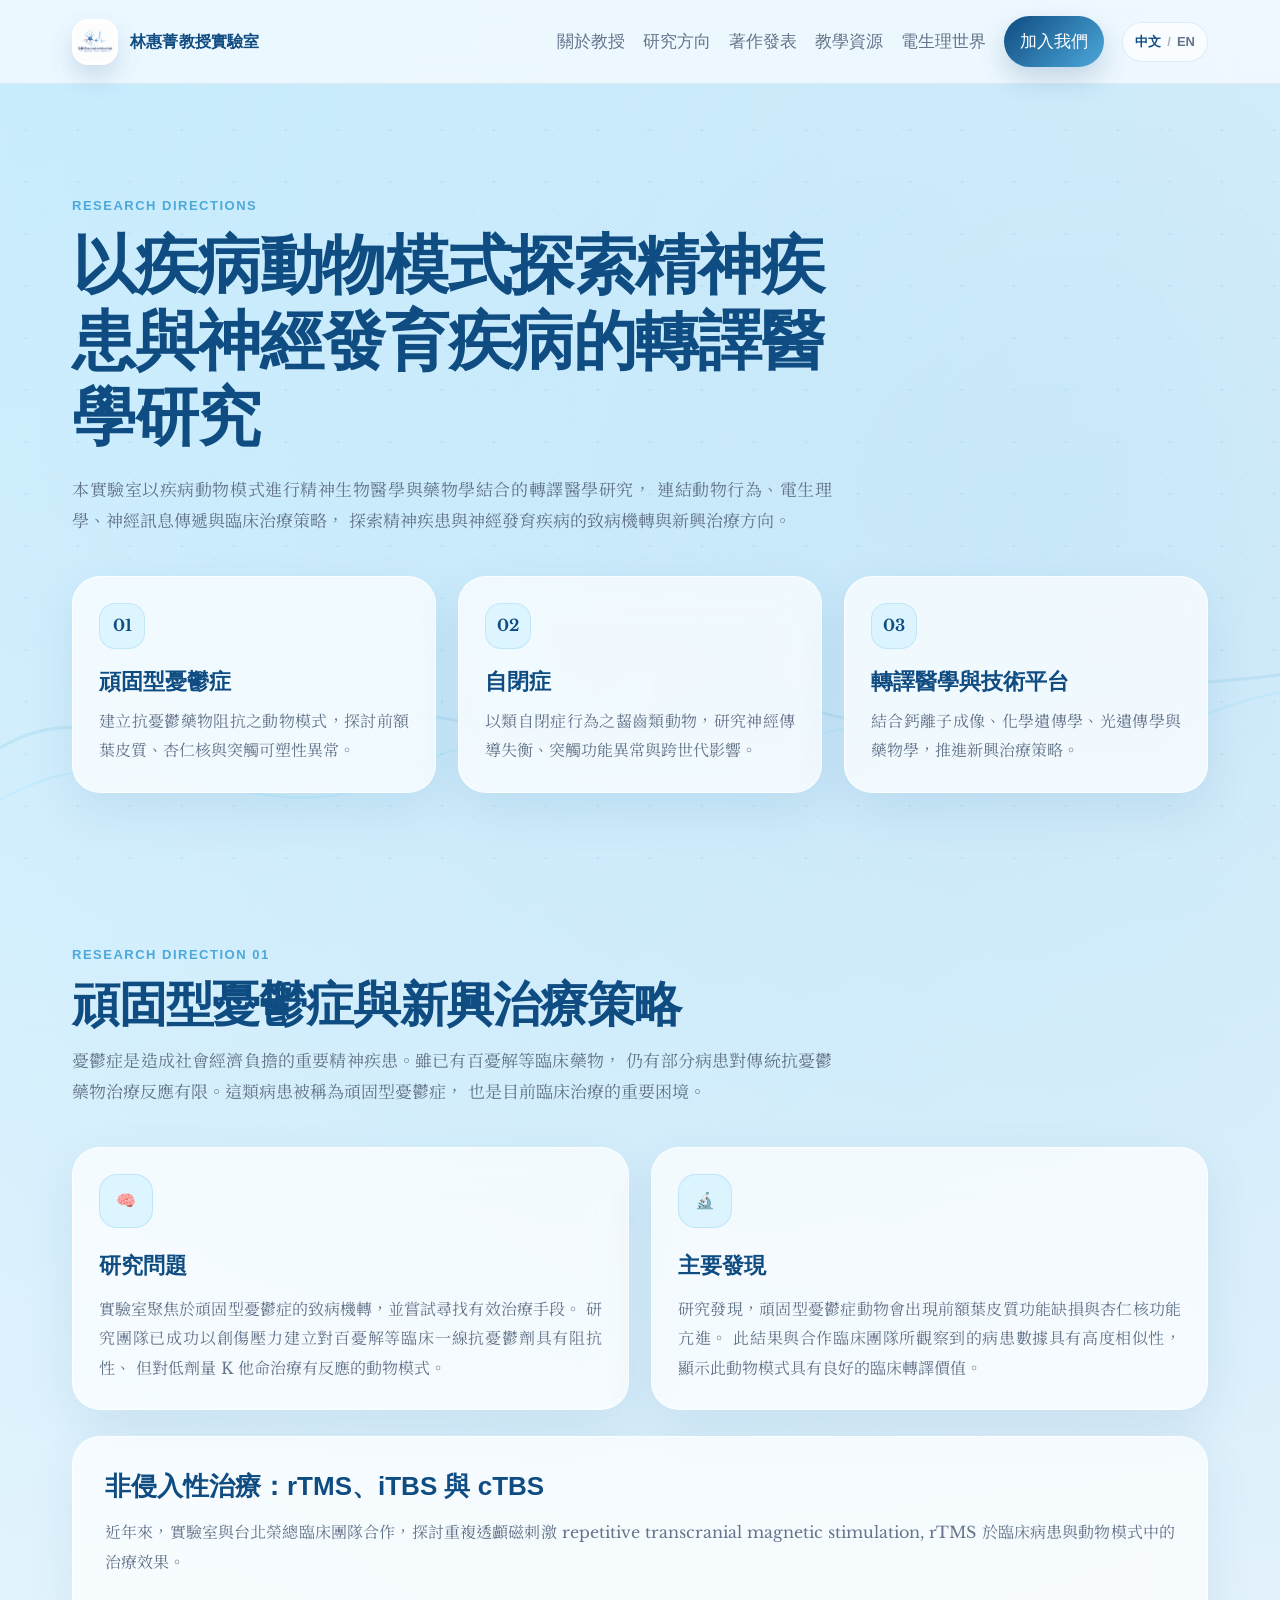
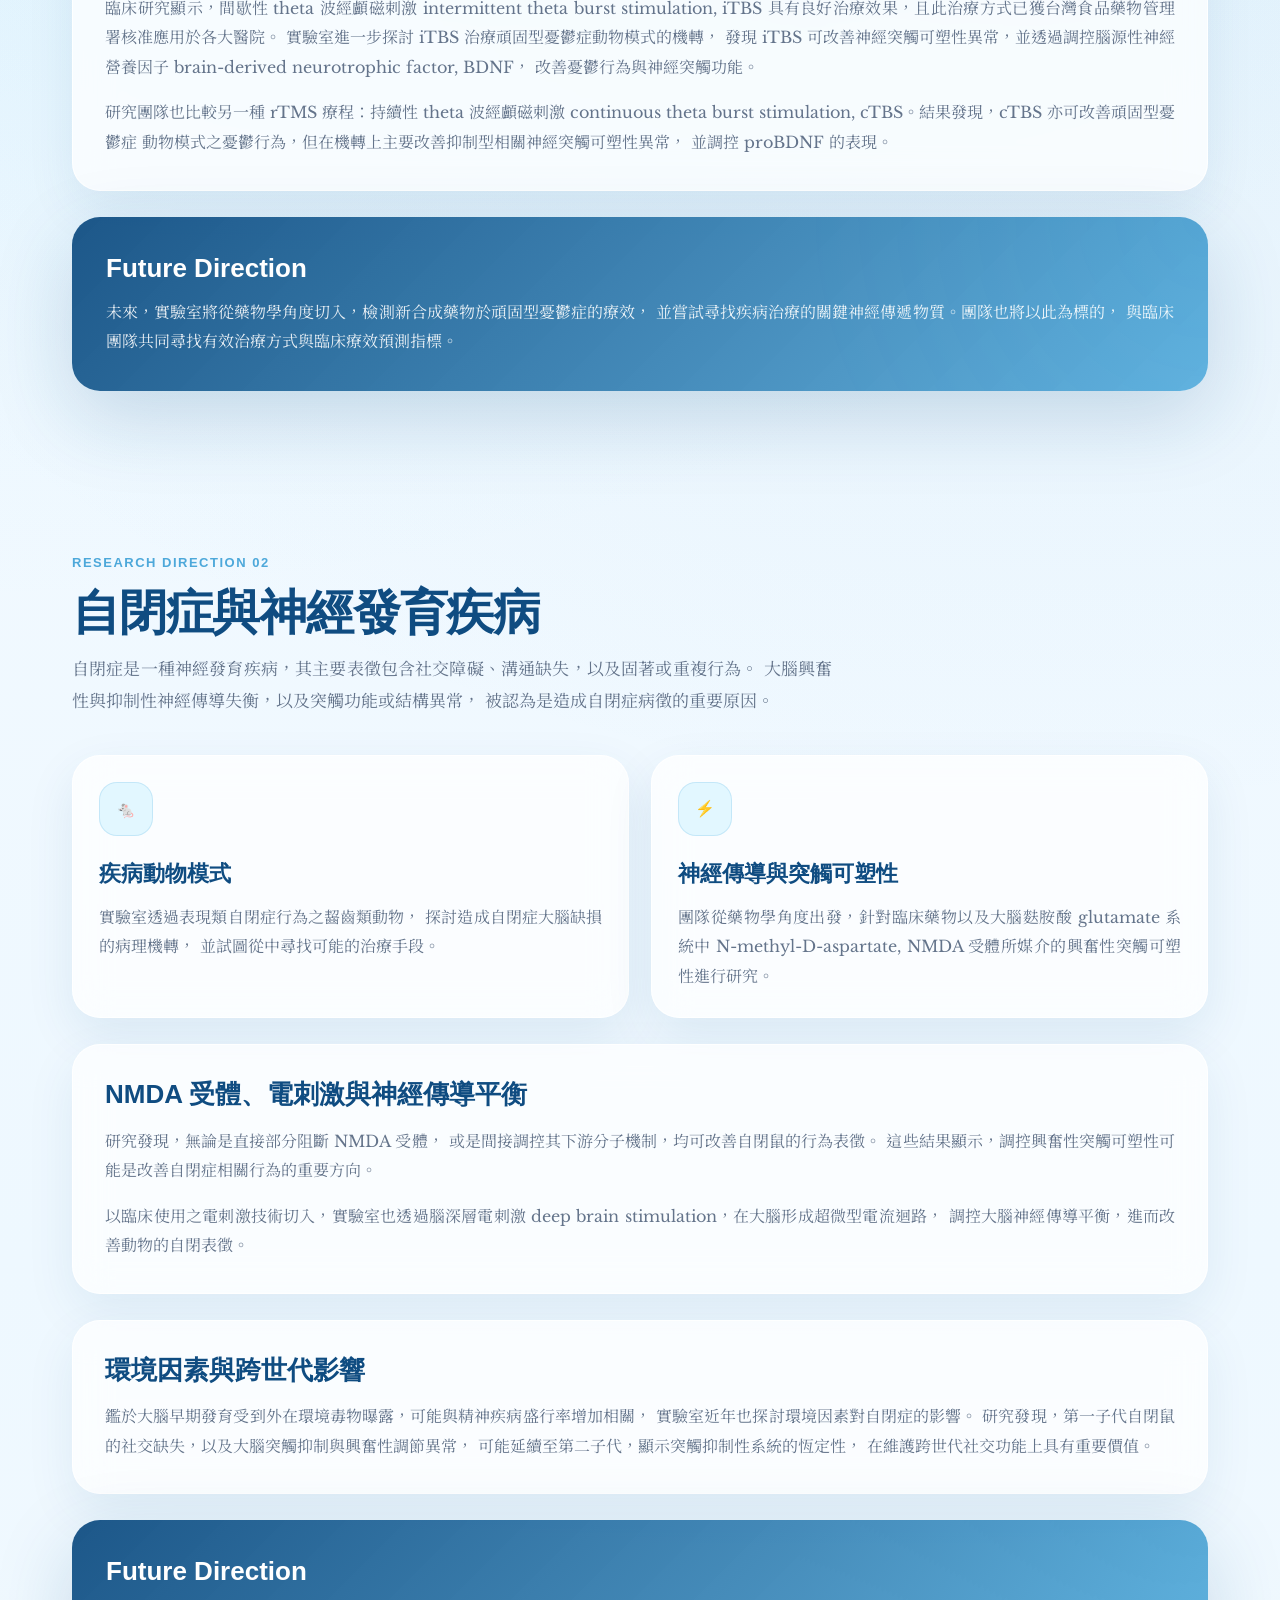
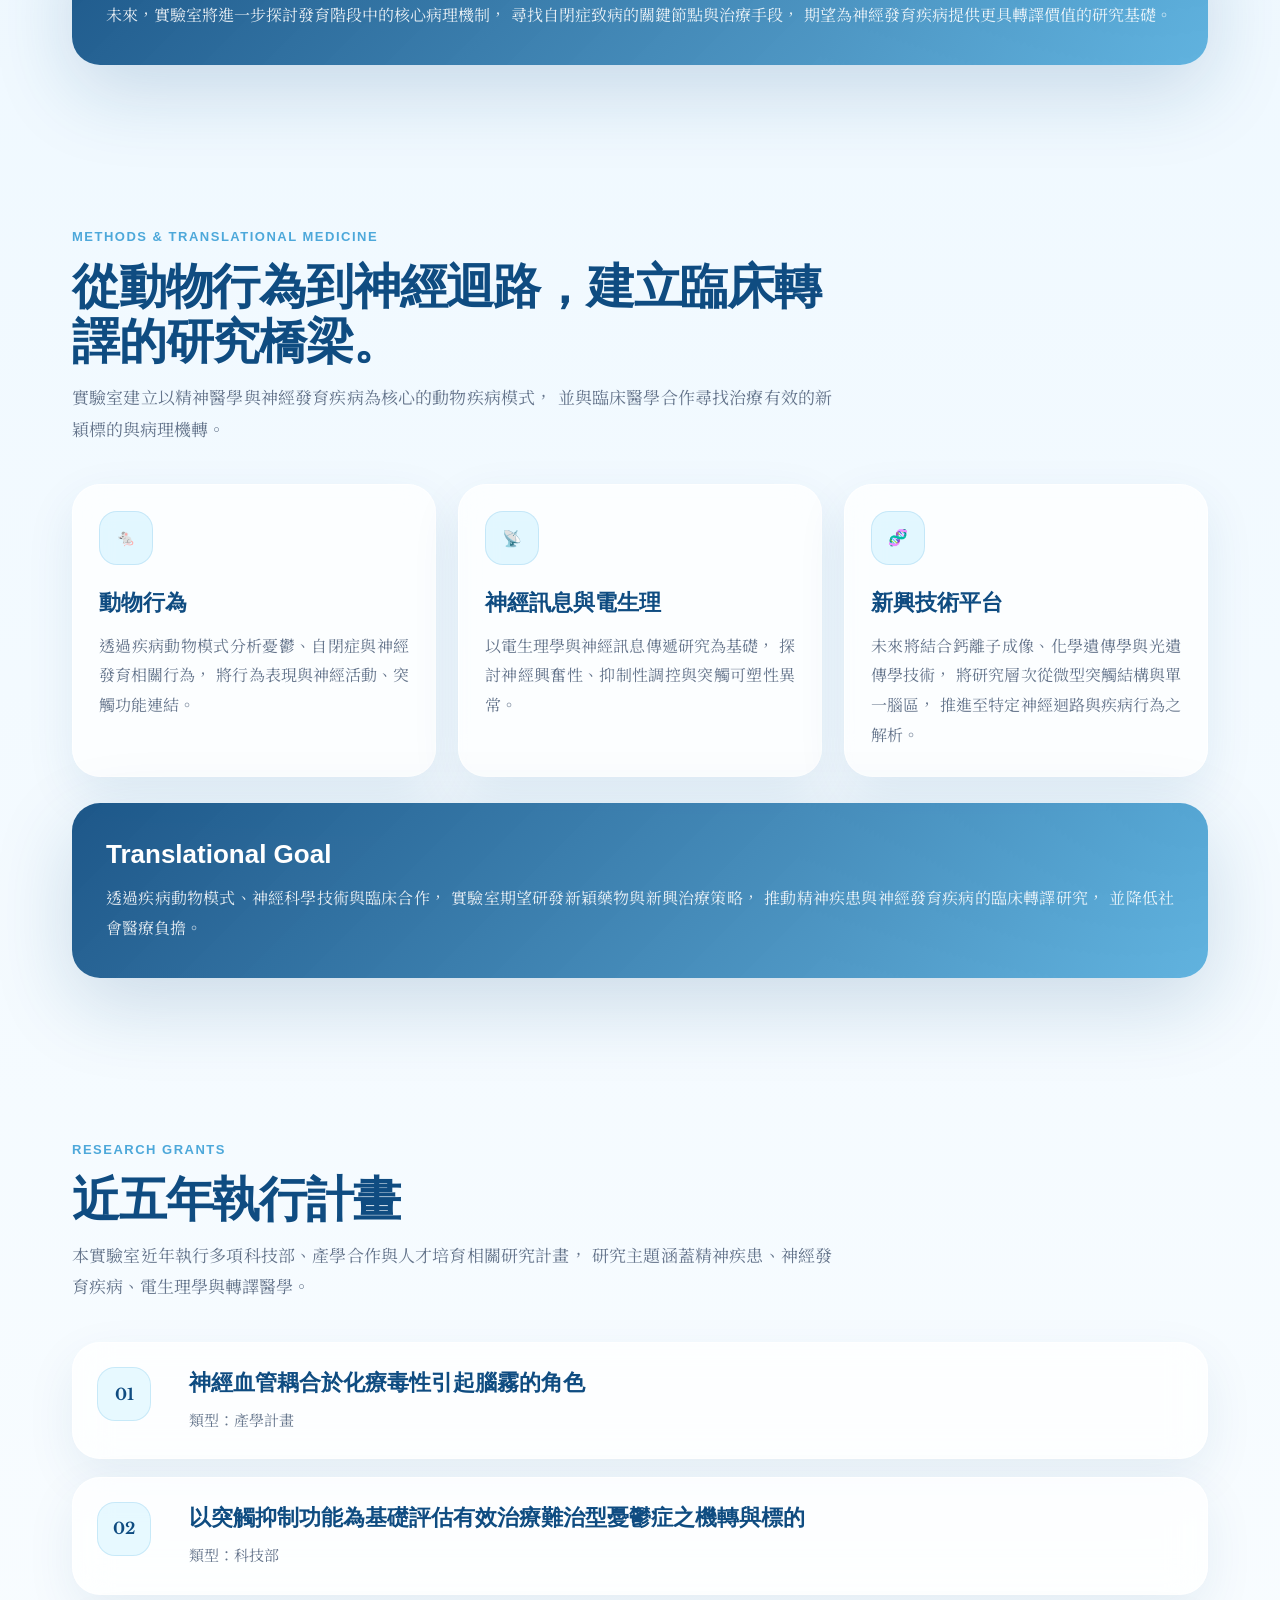
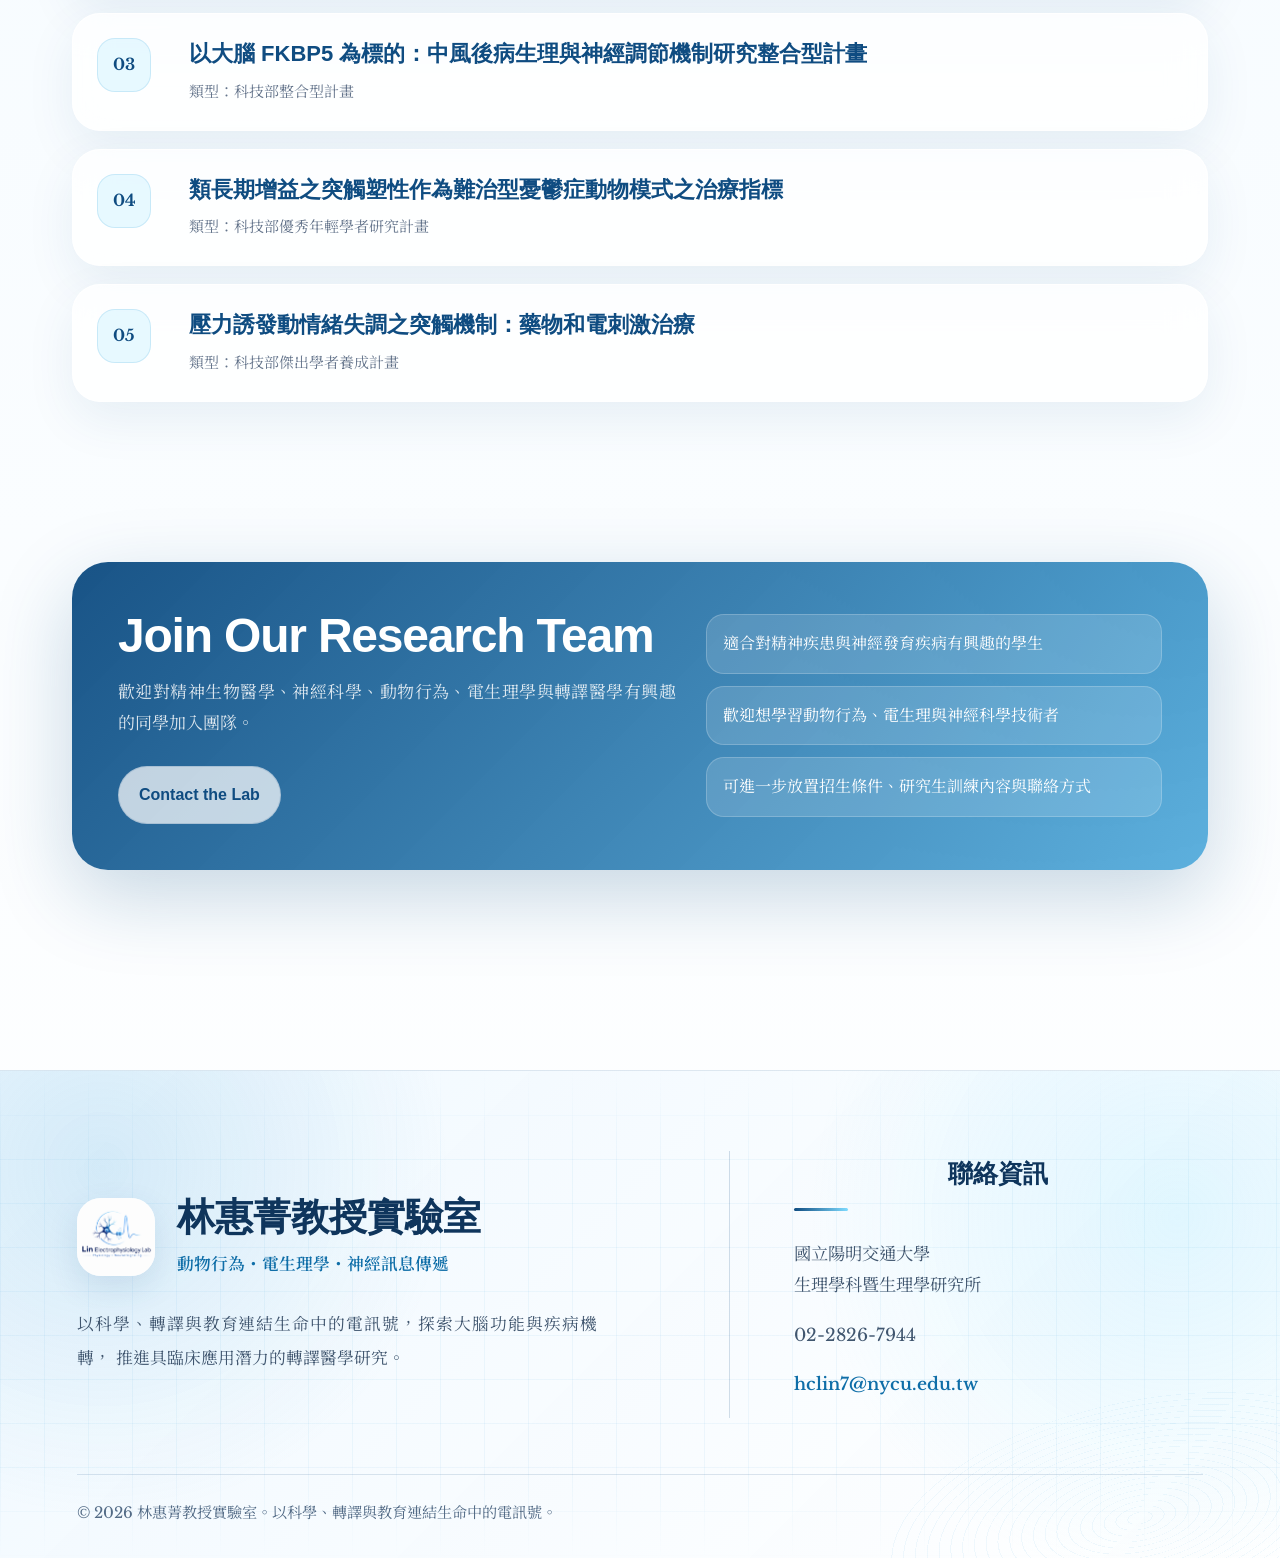
<file: research.html>
<!DOCTYPE html>
<html lang="zh-Hant">
<head>
  <meta charset="UTF-8" />
  <meta name="viewport" content="width=device-width, initial-scale=1.0" />
  <title>研究方向｜林惠菁教授實驗室</title>

  <link rel="preconnect" href="https://fonts.googleapis.com">
  <link rel="preconnect" href="https://fonts.gstatic.com" crossorigin>
  <link href="https://fonts.googleapis.com/css2?family=Libre+Baskerville:wght@400;700&family=Noto+Serif+TC:wght@400;500;600;700;900&display=swap" rel="stylesheet">
  <link rel="stylesheet" href="styles.css" />
  <link rel="stylesheet" href="research.css" />
</head>

<body>
  <div class="site-shell">
    <div class="particle-field"></div>

    <div class="wave-bg" aria-hidden="true">
      <svg viewBox="0 0 1440 360" fill="none" xmlns="http://www.w3.org/2000/svg">
        <path d="M0 210 C120 132 215 288 340 203 C460 120 542 262 662 188 C788 110 876 234 1005 176 C1126 122 1236 170 1440 95" stroke="#4DA8DA" stroke-width="3" opacity="0.55"/>
        <path d="M0 262 C156 168 260 315 410 230 C554 148 632 295 790 210 C942 128 1030 260 1185 185 C1290 135 1362 150 1440 126" stroke="#7FDBFF" stroke-width="2" opacity="0.74"/>
      </svg>
    </div>

    <header class="navbar">
      <div class="nav-inner">
        <a href="#home" class="brand" aria-label="回到首頁">
  <span class="brand-mark">
    <img src="logo.png" alt="Dr.Lin Lab">
  </span>
  <span>林惠菁教授實驗室</span>
</a>

        <nav class="nav-links" id="navLinks">
  <a href="index.html#about">關於教授</a>
  <a href="index.html#research">研究方向</a>
  <a href="publications.html">著作發表</a>
  <a href="index.html#teaching">教學資源</a>
  <a href="index.html#facebook">電生理世界</a>
  <a href="index.html#join" class="nav-cta">加入我們</a>

  <div class="language-switch">
    <a href="research.html" class="active">中文</a>
    <span>/</span>
    <a href="research_en.html">EN</a>
  </div>
</nav>
        <button class="mobile-menu-button" id="menuButton" aria-label="開啟選單">
          <svg width="24" height="24" viewBox="0 0 24 24" fill="none">
            <path d="M4 7H20M4 12H20M4 17H20" stroke="currentColor" stroke-width="2" stroke-linecap="round"/>
          </svg>
        </button>
      </div>
    </header>

    <main>
      <section class="research-hero">
        <div class="section-heading reveal">
          <div class="section-kicker">Research Directions</div>
          <h1>以疾病動物模式探索精神疾患與神經發育疾病的轉譯醫學研究</h1>
          <p>
            本實驗室以疾病動物模式進行精神生物醫學與藥物學結合的轉譯醫學研究，
            連結動物行為、電生理學、神經訊息傳遞與臨床治療策略，
            探索精神疾患與神經發育疾病的致病機轉與新興治療方向。
          </p>
        </div>

        <div class="research-summary-grid reveal">
          <article class="summary-card">
            <span>01</span>
            <h3>頑固型憂鬱症</h3>
            <p>建立抗憂鬱藥物阻抗之動物模式，探討前額葉皮質、杏仁核與突觸可塑性異常。</p>
          </article>

          <article class="summary-card">
            <span>02</span>
            <h3>自閉症</h3>
            <p>以類自閉症行為之齧齒類動物，研究神經傳導失衡、突觸功能異常與跨世代影響。</p>
          </article>

          <article class="summary-card">
            <span>03</span>
            <h3>轉譯醫學與技術平台</h3>
            <p>結合鈣離子成像、化學遺傳學、光遺傳學與藥物學，推進新興治療策略。</p>
          </article>
        </div>
      </section>

      <section class="research-detail-section" id="depression">
        <div class="section-heading reveal">
          <div class="section-kicker">Research Direction 01</div>
          <h2>頑固型憂鬱症與新興治療策略</h2>
          <p>
            憂鬱症是造成社會經濟負擔的重要精神疾患。雖已有百憂解等臨床藥物，
            仍有部分病患對傳統抗憂鬱藥物治療反應有限。這類病患被稱為頑固型憂鬱症，
            也是目前臨床治療的重要困境。
          </p>
        </div>

        <div class="grid two">
          <article class="glass-card reveal">
            <div class="icon-box">🧠</div>
            <h3>研究問題</h3>
            <p>
              實驗室聚焦於頑固型憂鬱症的致病機轉，並嘗試尋找有效治療手段。
              研究團隊已成功以創傷壓力建立對百憂解等臨床一線抗憂鬱劑具有阻抗性、
              但對低劑量 K 他命治療有反應的動物模式。
            </p>
          </article>

          <article class="glass-card reveal">
            <div class="icon-box">🔬</div>
            <h3>主要發現</h3>
            <p>
              研究發現，頑固型憂鬱症動物會出現前額葉皮質功能缺損與杏仁核功能亢進。
              此結果與合作臨床團隊所觀察到的病患數據具有高度相似性，
              顯示此動物模式具有良好的臨床轉譯價值。
            </p>
          </article>
        </div>

        <div class="research-narrative reveal">
          <h3>非侵入性治療：rTMS、iTBS 與 cTBS</h3>
          <p>
            近年來，實驗室與台北榮總臨床團隊合作，探討重複透顱磁刺激
            repetitive transcranial magnetic stimulation, rTMS
            於臨床病患與動物模式中的治療效果。
          </p>

          <p>
            臨床研究顯示，間歇性 theta 波經顱磁刺激
            intermittent theta burst stimulation, iTBS
            具有良好治療效果，且此治療方式已獲台灣食品藥物管理署核准應用於各大醫院。
            實驗室進一步探討 iTBS 治療頑固型憂鬱症動物模式的機轉，
            發現 iTBS 可改善神經突觸可塑性異常，並透過調控腦源性神經營養因子
            brain-derived neurotrophic factor, BDNF，
            改善憂鬱行為與神經突觸功能。
          </p>

          <p>
            研究團隊也比較另一種 rTMS 療程：持續性 theta 波經顱磁刺激
            continuous theta burst stimulation, cTBS。結果發現，cTBS 亦可改善頑固型憂鬱症
            動物模式之憂鬱行為，但在機轉上主要改善抑制型相關神經突觸可塑性異常，
            並調控 proBDNF 的表現。
          </p>
        </div>

        <div class="research-highlight reveal">
          <h3>Future Direction</h3>
          <p>
            未來，實驗室將從藥物學角度切入，檢測新合成藥物於頑固型憂鬱症的療效，
            並嘗試尋找疾病治療的關鍵神經傳遞物質。團隊也將以此為標的，
            與臨床團隊共同尋找有效治療方式與臨床療效預測指標。
          </p>
        </div>
      </section>

      <section class="research-detail-section" id="autism">
        <div class="section-heading reveal">
          <div class="section-kicker">Research Direction 02</div>
          <h2>自閉症與神經發育疾病</h2>
          <p>
            自閉症是一種神經發育疾病，其主要表徵包含社交障礙、溝通缺失，以及固著或重複行為。
            大腦興奮性與抑制性神經傳導失衡，以及突觸功能或結構異常，
            被認為是造成自閉症病徵的重要原因。
          </p>
        </div>

        <div class="grid two">
          <article class="glass-card reveal">
            <div class="icon-box">🐁</div>
            <h3>疾病動物模式</h3>
            <p>
              實驗室透過表現類自閉症行為之齧齒類動物，
              探討造成自閉症大腦缺損的病理機轉，
              並試圖從中尋找可能的治療手段。
            </p>
          </article>

          <article class="glass-card reveal">
            <div class="icon-box">⚡</div>
            <h3>神經傳導與突觸可塑性</h3>
            <p>
              團隊從藥物學角度出發，針對臨床藥物以及大腦麩胺酸 glutamate 系統中
              N-methyl-D-aspartate, NMDA 受體所媒介的興奮性突觸可塑性進行研究。
            </p>
          </article>
        </div>

        <div class="research-narrative reveal">
          <h3>NMDA 受體、電刺激與神經傳導平衡</h3>
          <p>
            研究發現，無論是直接部分阻斷 NMDA 受體，
            或是間接調控其下游分子機制，均可改善自閉鼠的行為表徵。
            這些結果顯示，調控興奮性突觸可塑性可能是改善自閉症相關行為的重要方向。
          </p>

          <p>
            以臨床使用之電刺激技術切入，實驗室也透過腦深層電刺激
            deep brain stimulation，在大腦形成超微型電流迴路，
            調控大腦神經傳導平衡，進而改善動物的自閉表徵。
          </p>
        </div>

        <div class="research-narrative reveal">
          <h3>環境因素與跨世代影響</h3>
          <p>
            鑑於大腦早期發育受到外在環境毒物曝露，可能與精神疾病盛行率增加相關，
            實驗室近年也探討環境因素對自閉症的影響。
            研究發現，第一子代自閉鼠的社交缺失，以及大腦突觸抑制與興奮性調節異常，
            可能延續至第二子代，顯示突觸抑制性系統的恆定性，
            在維護跨世代社交功能上具有重要價值。
          </p>
        </div>

        <div class="research-highlight reveal">
          <h3>Future Direction</h3>
          <p>
            未來，實驗室將進一步探討發育階段中的核心病理機制，
            尋找自閉症致病的關鍵節點與治療手段，
            期望為神經發育疾病提供更具轉譯價值的研究基礎。
          </p>
        </div>
      </section>

            <section class="research-detail-section" id="methods">
        <div class="section-heading reveal">
          <div class="section-kicker">Methods & Translational Medicine</div>
          <h2>從動物行為到神經迴路，建立臨床轉譯的研究橋梁。</h2>
          <p>
            實驗室建立以精神醫學與神經發育疾病為核心的動物疾病模式，
            並與臨床醫學合作尋找治療有效的新穎標的與病理機轉。
          </p>
        </div>

        <div class="grid three">
          <article class="glass-card reveal">
            <div class="icon-box">🐁</div>
            <h3>動物行為</h3>
            <p>
              透過疾病動物模式分析憂鬱、自閉症與神經發育相關行為，
              將行為表現與神經活動、突觸功能連結。
            </p>
          </article>

          <article class="glass-card reveal">
            <div class="icon-box">📡</div>
            <h3>神經訊息與電生理</h3>
            <p>
              以電生理學與神經訊息傳遞研究為基礎，
              探討神經興奮性、抑制性調控與突觸可塑性異常。
            </p>
          </article>

          <article class="glass-card reveal">
            <div class="icon-box">🧬</div>
            <h3>新興技術平台</h3>
            <p>
              未來將結合鈣離子成像、化學遺傳學與光遺傳學技術，
              將研究層次從微型突觸結構與單一腦區，
              推進至特定神經迴路與疾病行為之解析。
            </p>
          </article>
        </div>

        <div class="research-highlight reveal">
          <h3>Translational Goal</h3>
          <p>
            透過疾病動物模式、神經科學技術與臨床合作，
            實驗室期望研發新穎藥物與新興治療策略，
            推動精神疾患與神經發育疾病的臨床轉譯研究，
            並降低社會醫療負擔。
          </p>
        </div>
      </section>

<section class="research-detail-section" id="grants">
  <div class="section-heading reveal">
    <div class="section-kicker">Research Grants</div>
    <h2>近五年執行計畫</h2>
    <p>
      本實驗室近年執行多項科技部、產學合作與人才培育相關研究計畫，
      研究主題涵蓋精神疾患、神經發育疾病、電生理學與轉譯醫學。
    </p>
  </div>

  <div class="grant-list">
    <article class="grant-card">
      <div class="grant-number">01</div>
      <div class="grant-content">
        <h3>神經血管耦合於化療毒性引起腦霧的角色</h3>
        <p class="grant-meta">類型：產學計畫</p>
      </div>
    </article>

    <article class="grant-card">
      <div class="grant-number">02</div>
      <div class="grant-content">
        <h3>以突觸抑制功能為基礎評估有效治療難治型憂鬱症之機轉與標的</h3>
        <p class="grant-meta">類型：科技部</p>
      </div>
    </article>

    <article class="grant-card">
      <div class="grant-number">03</div>
      <div class="grant-content">
        <h3>以大腦 FKBP5 為標的：中風後病生理與神經調節機制研究整合型計畫</h3>
        <p class="grant-meta">類型：科技部整合型計畫</p>
      </div>
    </article>

    <article class="grant-card">
      <div class="grant-number">04</div>
      <div class="grant-content">
        <h3>類長期增益之突觸塑性作為難治型憂鬱症動物模式之治療指標</h3>
        <p class="grant-meta">類型：科技部優秀年輕學者研究計畫</p>
      </div>
    </article>

    <article class="grant-card">
      <div class="grant-number">05</div>
      <div class="grant-content">
        <h3>壓力誘發動情緒失調之突觸機制：藥物和電刺激治療</h3>
        <p class="grant-meta">類型：科技部傑出學者養成計畫</p>
      </div>
    </article>
  </div>
</section>

      <section class="research-detail-section" id="join-research">
        <div class="join-banner reveal">
          <div>
            <h2>Join Our Research Team</h2>
            <p>
              歡迎對精神生物醫學、神經科學、動物行為、電生理學與轉譯醫學有興趣的同學加入團隊。
            </p>
            <div class="hero-actions join-action">
              <a class="button secondary" href="index.html#join">Contact the Lab</a>
            </div>
          </div>

          <ul class="join-list">
            <li>適合對精神疾患與神經發育疾病有興趣的學生</li>
            <li>歡迎想學習動物行為、電生理與神經科學技術者</li>
            <li>可進一步放置招生條件、研究生訓練內容與聯絡方式</li>
          </ul>
        </div>
      </section>
    </main>

    <footer class="site-footer">
  <div class="footer-inner">
    <div class="footer-info">
      <div class="footer-brand">
        <img src="logo.png" alt="林惠菁教授實驗室標誌">
        <div>
          <h2>林惠菁教授實驗室</h2>
          <p>動物行為・電生理學・神經訊息傳遞</p>
        </div>
      </div>

      <p class="footer-description">
        以科學、轉譯與教育連結生命中的電訊號，探索大腦功能與疾病機轉，
        推進具臨床應用潛力的轉譯醫學研究。
      </p>
    </div>

    <div class="footer-contact">
      <h3>聯絡資訊</h3>

      <p>國立陽明交通大學<br>生理學科暨生理學研究所</p>
      <p>02-2826-7944</p>
      <p>
        <a href="mailto:hclin7@nycu.edu.tw">hclin7@nycu.edu.tw</a>
      </p>
    </div>
  </div>

  <div class="footer-bottom">
    <p>© 2026 林惠菁教授實驗室。以科學、轉譯與教育連結生命中的電訊號。</p>
  </div>
</footer>
  </div>

  <script src="script.js"></script>
</body>
</html>
</file>
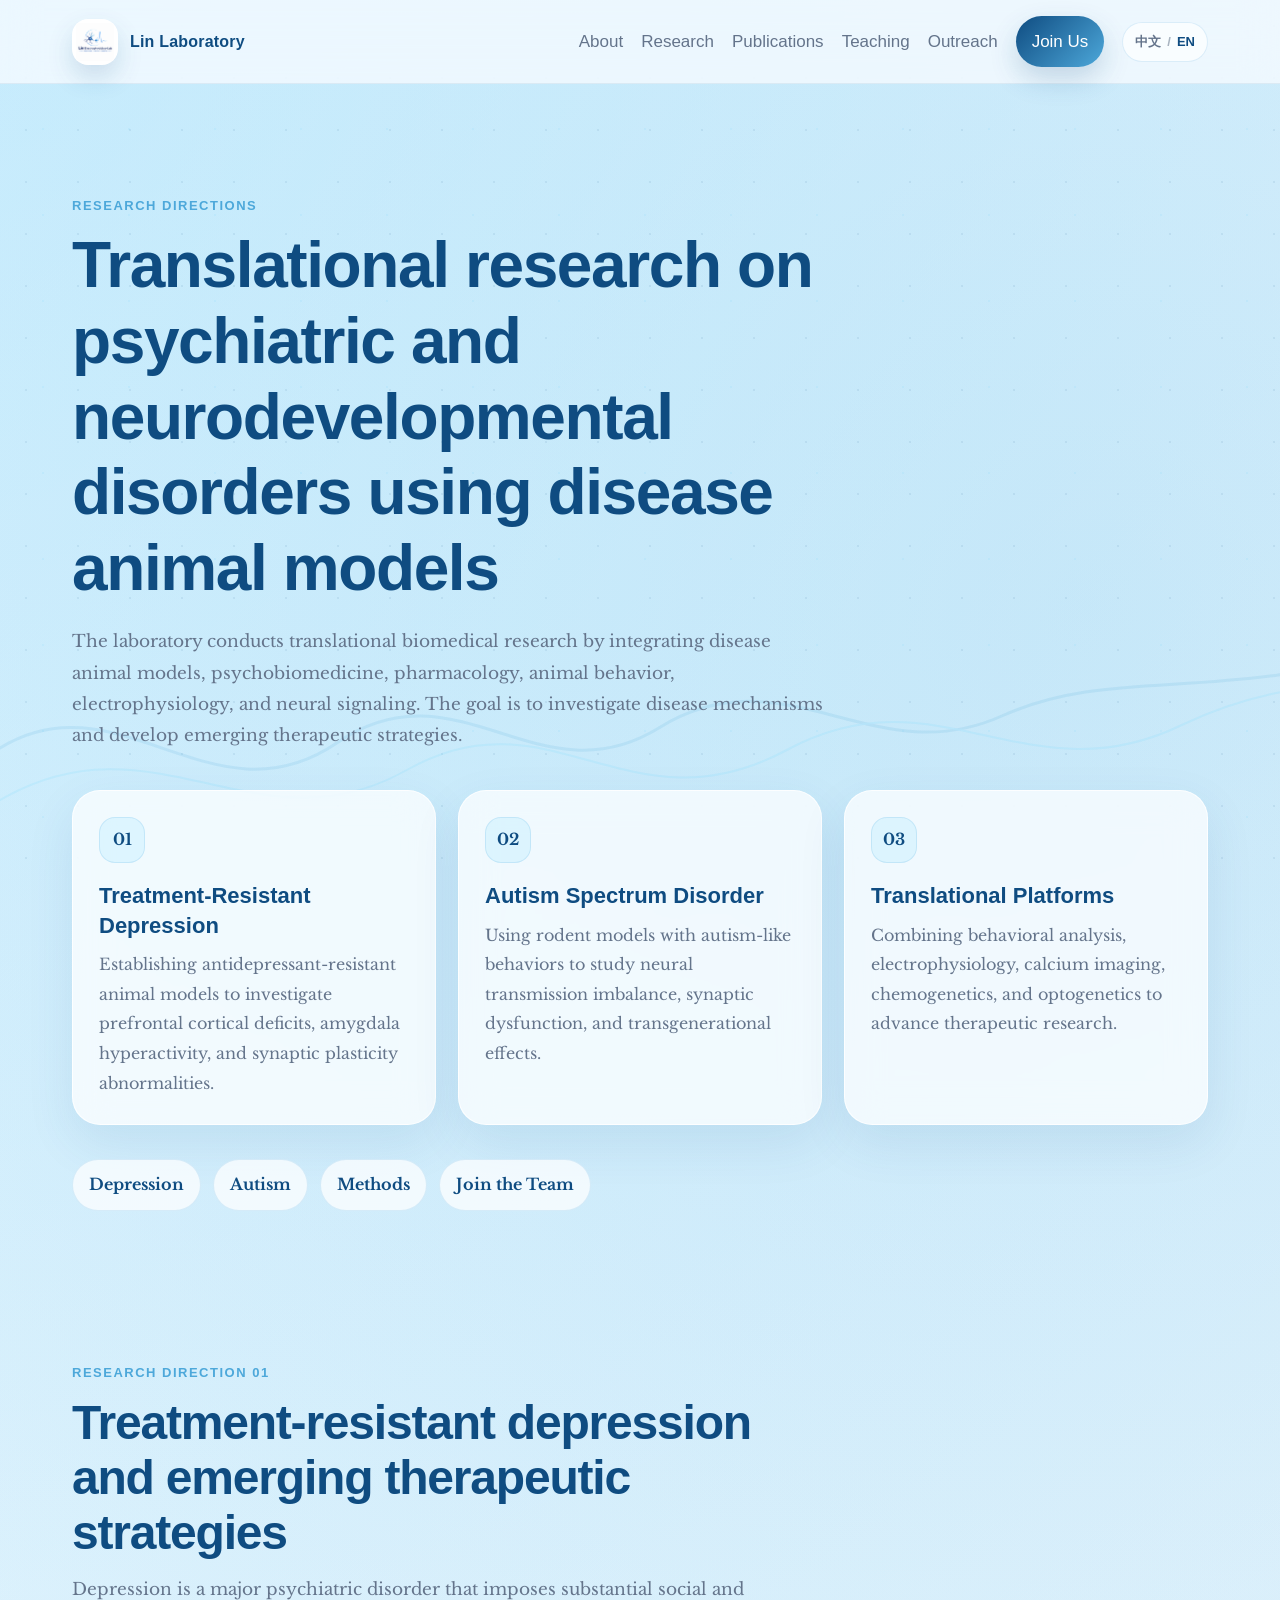
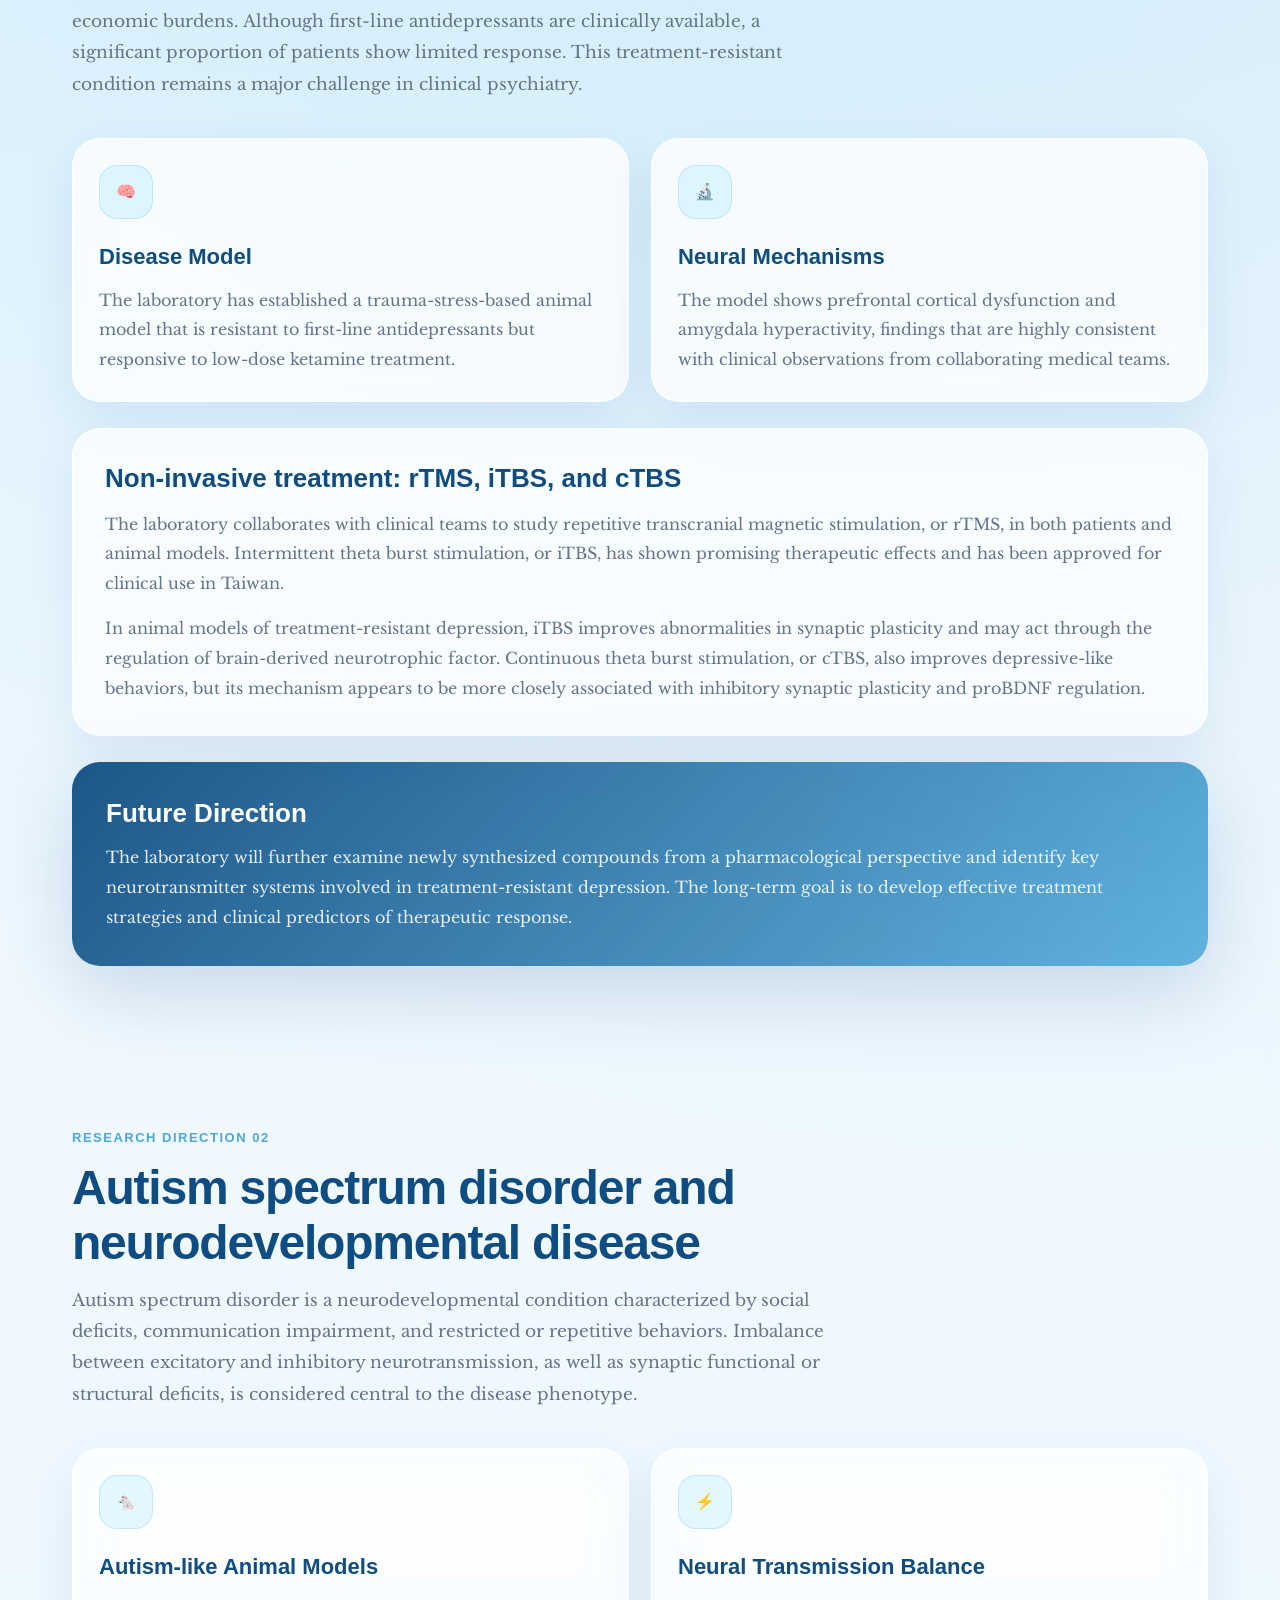
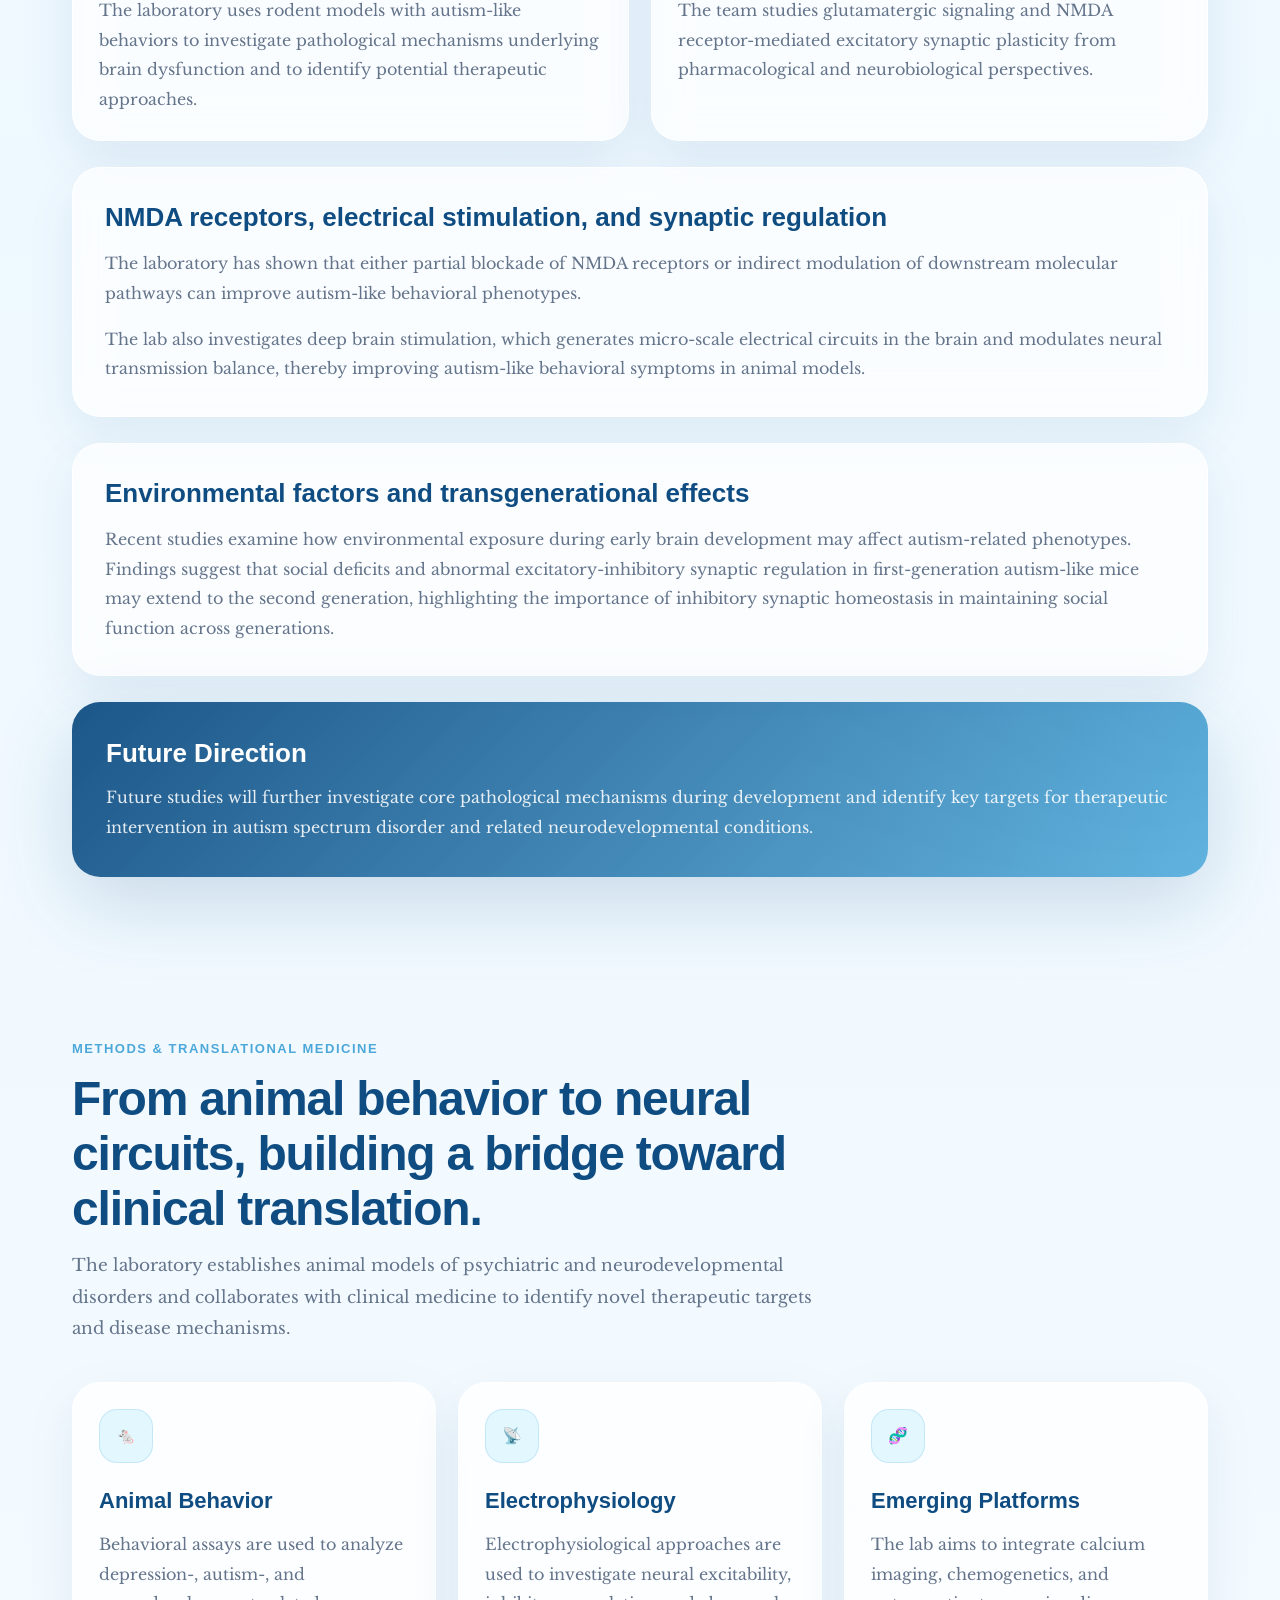
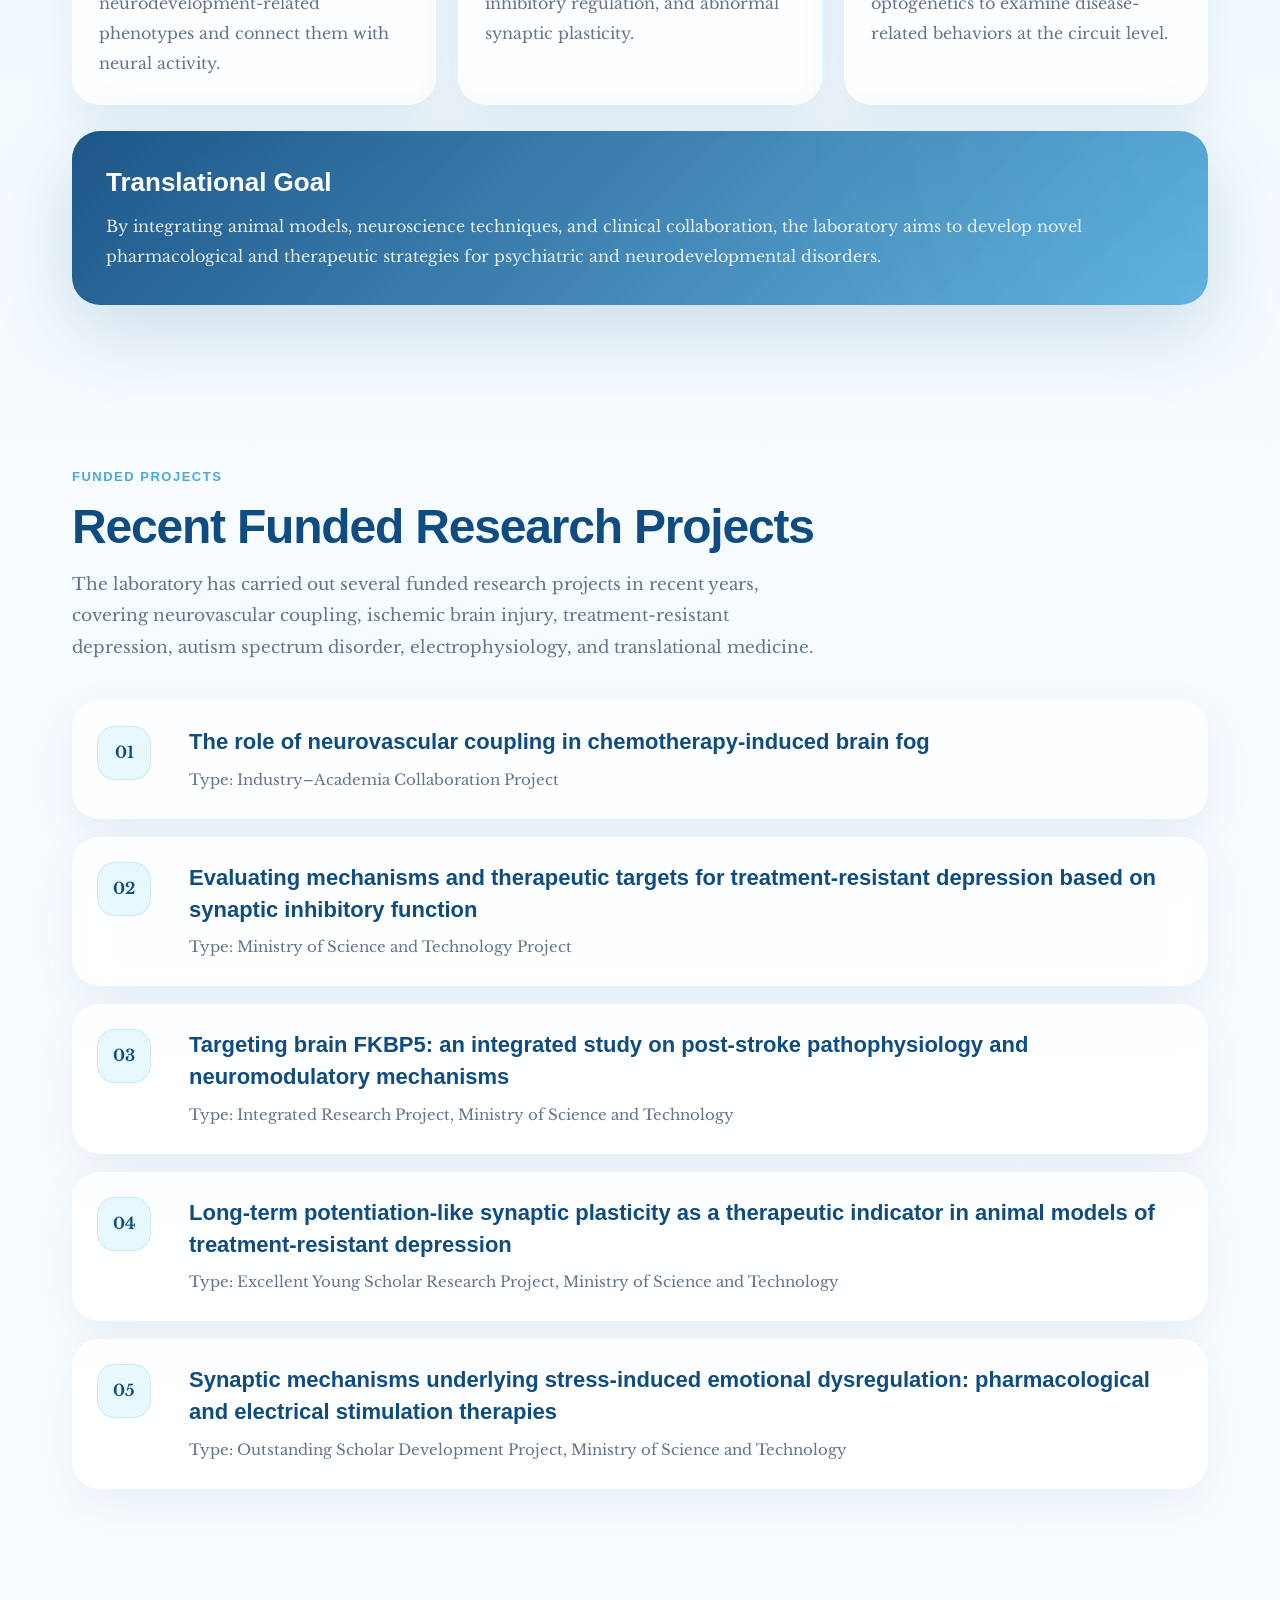
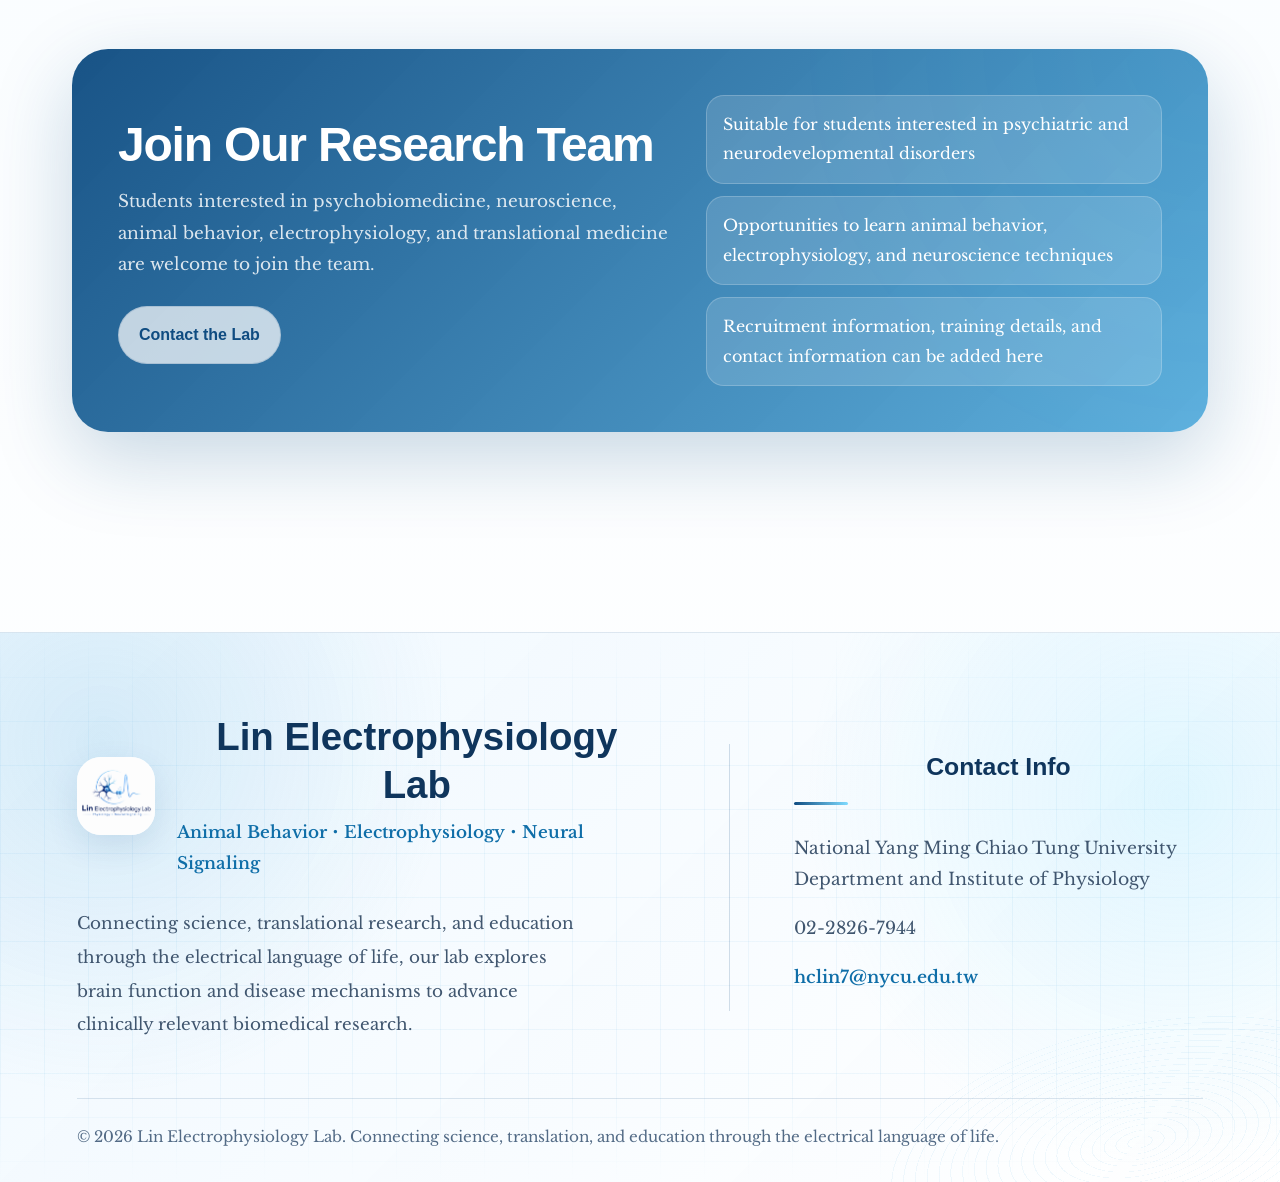
<file: research_en.html>
<!DOCTYPE html>
<html lang="en">
<head>
  <meta charset="UTF-8" />
  <meta name="viewport" content="width=device-width, initial-scale=1.0" />
  <title>Research Directions｜Prof. Hui-Ching Lin Laboratory</title>

  <link rel="preconnect" href="https://fonts.googleapis.com">
  <link rel="preconnect" href="https://fonts.gstatic.com" crossorigin>
  <link href="https://fonts.googleapis.com/css2?family=Libre+Baskerville:wght@400;700&family=Noto+Serif+TC:wght@400;500;600;700;900&display=swap" rel="stylesheet">

  <link rel="stylesheet" href="styles.css" />
  <link rel="stylesheet" href="research.css" />
</head>

<body>
  <div class="site-shell">
    <div class="particle-field"></div>

    <div class="wave-bg" aria-hidden="true">
      <svg viewBox="0 0 1440 360" fill="none" xmlns="http://www.w3.org/2000/svg">
        <path d="M0 210 C120 132 215 288 340 203 C460 120 542 262 662 188 C788 110 876 234 1005 176 C1126 122 1236 170 1440 95" stroke="#4DA8DA" stroke-width="3" opacity="0.55"/>
        <path d="M0 262 C156 168 260 315 410 230 C554 148 632 295 790 210 C942 128 1030 260 1185 185 C1290 135 1362 150 1440 126" stroke="#7FDBFF" stroke-width="2" opacity="0.74"/>
      </svg>
    </div>

    <header class="navbar">
      <div class="nav-inner">
        <a href="index_en.html#home" class="brand" aria-label="Back to homepage">
  <span class="brand-mark">
    <img src="logo.png" alt="Prof. Hui-Ching Lin Laboratory Logo">
  </span>
  <span>Lin Laboratory</span>
</a>

        <nav class="nav-links" id="navLinks">
          <a href="index_en.html#about">About</a>
          <a href="index_en.html#research">Research</a>
          <a href="index_en.html#publications">Publications</a>
          <a href="index_en.html#teaching">Teaching</a>
          <a href="index_en.html#facebook">Outreach</a>
          <a href="index_en.html#join" class="nav-cta">Join Us</a>

          <div class="language-switch">
            <a href="research.html">中文</a>
            <span>/</span>
            <a href="research_en.html" class="active">EN</a>
          </div>
        </nav>

        <button class="mobile-menu-button" id="menuButton" aria-label="Open menu">
          <svg width="24" height="24" viewBox="0 0 24 24" fill="none">
            <path d="M4 7H20M4 12H20M4 17H20" stroke="currentColor" stroke-width="2" stroke-linecap="round"/>
          </svg>
        </button>
      </div>
    </header>

    <main>
      <section class="research-hero">
        <div class="section-heading reveal">
          <div class="section-kicker">Research Directions</div>
          <h1>Translational research on psychiatric and neurodevelopmental disorders using disease animal models</h1>
          <p>
            The laboratory conducts translational biomedical research by integrating disease animal models,
            psychobiomedicine, pharmacology, animal behavior, electrophysiology, and neural signaling.
            The goal is to investigate disease mechanisms and develop emerging therapeutic strategies.
          </p>
        </div>

        <div class="research-summary-grid reveal">
          <article class="summary-card">
            <span>01</span>
            <h3>Treatment-Resistant Depression</h3>
            <p>Establishing antidepressant-resistant animal models to investigate prefrontal cortical deficits, amygdala hyperactivity, and synaptic plasticity abnormalities.</p>
          </article>

          <article class="summary-card">
            <span>02</span>
            <h3>Autism Spectrum Disorder</h3>
            <p>Using rodent models with autism-like behaviors to study neural transmission imbalance, synaptic dysfunction, and transgenerational effects.</p>
          </article>

          <article class="summary-card">
            <span>03</span>
            <h3>Translational Platforms</h3>
            <p>Combining behavioral analysis, electrophysiology, calcium imaging, chemogenetics, and optogenetics to advance therapeutic research.</p>
          </article>
        </div>

        <div class="research-page-nav reveal">
          <a href="#depression">Depression</a>
          <a href="#autism">Autism</a>
          <a href="#methods">Methods</a>
          <a href="#join-research">Join the Team</a>
        </div>
      </section>

      <section class="research-detail-section" id="depression">
        <div class="section-heading reveal">
          <div class="section-kicker">Research Direction 01</div>
          <h2>Treatment-resistant depression and emerging therapeutic strategies</h2>
          <p>
            Depression is a major psychiatric disorder that imposes substantial social and economic burdens.
            Although first-line antidepressants are clinically available, a significant proportion of patients show limited response.
            This treatment-resistant condition remains a major challenge in clinical psychiatry.
          </p>
        </div>

        <div class="grid two">
          <article class="glass-card reveal">
            <div class="icon-box">🧠</div>
            <h3>Disease Model</h3>
            <p>
              The laboratory has established a trauma-stress-based animal model that is resistant to first-line antidepressants
              but responsive to low-dose ketamine treatment.
            </p>
          </article>

          <article class="glass-card reveal">
            <div class="icon-box">🔬</div>
            <h3>Neural Mechanisms</h3>
            <p>
              The model shows prefrontal cortical dysfunction and amygdala hyperactivity,
              findings that are highly consistent with clinical observations from collaborating medical teams.
            </p>
          </article>
        </div>

        <div class="research-narrative reveal">
          <h3>Non-invasive treatment: rTMS, iTBS, and cTBS</h3>
          <p>
            The laboratory collaborates with clinical teams to study repetitive transcranial magnetic stimulation,
            or rTMS, in both patients and animal models.
            Intermittent theta burst stimulation, or iTBS, has shown promising therapeutic effects
            and has been approved for clinical use in Taiwan.
          </p>
          <p>
            In animal models of treatment-resistant depression, iTBS improves abnormalities in synaptic plasticity
            and may act through the regulation of brain-derived neurotrophic factor.
            Continuous theta burst stimulation, or cTBS, also improves depressive-like behaviors,
            but its mechanism appears to be more closely associated with inhibitory synaptic plasticity
            and proBDNF regulation.
          </p>
        </div>

        <div class="research-highlight reveal">
          <h3>Future Direction</h3>
          <p>
            The laboratory will further examine newly synthesized compounds from a pharmacological perspective
            and identify key neurotransmitter systems involved in treatment-resistant depression.
            The long-term goal is to develop effective treatment strategies and clinical predictors of therapeutic response.
          </p>
        </div>
      </section>

      <section class="research-detail-section" id="autism">
        <div class="section-heading reveal">
          <div class="section-kicker">Research Direction 02</div>
          <h2>Autism spectrum disorder and neurodevelopmental disease</h2>
          <p>
            Autism spectrum disorder is a neurodevelopmental condition characterized by social deficits,
            communication impairment, and restricted or repetitive behaviors.
            Imbalance between excitatory and inhibitory neurotransmission,
            as well as synaptic functional or structural deficits,
            is considered central to the disease phenotype.
          </p>
        </div>

        <div class="grid two">
          <article class="glass-card reveal">
            <div class="icon-box">🐁</div>
            <h3>Autism-like Animal Models</h3>
            <p>
              The laboratory uses rodent models with autism-like behaviors
              to investigate pathological mechanisms underlying brain dysfunction
              and to identify potential therapeutic approaches.
            </p>
          </article>

          <article class="glass-card reveal">
            <div class="icon-box">⚡</div>
            <h3>Neural Transmission Balance</h3>
            <p>
              The team studies glutamatergic signaling and NMDA receptor-mediated excitatory synaptic plasticity
              from pharmacological and neurobiological perspectives.
            </p>
          </article>
        </div>

        <div class="research-narrative reveal">
          <h3>NMDA receptors, electrical stimulation, and synaptic regulation</h3>
          <p>
            The laboratory has shown that either partial blockade of NMDA receptors
            or indirect modulation of downstream molecular pathways can improve autism-like behavioral phenotypes.
          </p>
          <p>
            The lab also investigates deep brain stimulation,
            which generates micro-scale electrical circuits in the brain and modulates neural transmission balance,
            thereby improving autism-like behavioral symptoms in animal models.
          </p>
        </div>

        <div class="research-narrative reveal">
          <h3>Environmental factors and transgenerational effects</h3>
          <p>
            Recent studies examine how environmental exposure during early brain development may affect autism-related phenotypes.
            Findings suggest that social deficits and abnormal excitatory-inhibitory synaptic regulation
            in first-generation autism-like mice may extend to the second generation,
            highlighting the importance of inhibitory synaptic homeostasis in maintaining social function across generations.
          </p>
        </div>

        <div class="research-highlight reveal">
          <h3>Future Direction</h3>
          <p>
            Future studies will further investigate core pathological mechanisms during development
            and identify key targets for therapeutic intervention in autism spectrum disorder and related neurodevelopmental conditions.
          </p>
        </div>
      </section>

      <section class="research-detail-section" id="methods">
        <div class="section-heading reveal">
          <div class="section-kicker">Methods & Translational Medicine</div>
          <h2>From animal behavior to neural circuits, building a bridge toward clinical translation.</h2>
          <p>
            The laboratory establishes animal models of psychiatric and neurodevelopmental disorders
            and collaborates with clinical medicine to identify novel therapeutic targets and disease mechanisms.
          </p>
        </div>

        <div class="grid three">
          <article class="glass-card reveal">
            <div class="icon-box">🐁</div>
            <h3>Animal Behavior</h3>
            <p>Behavioral assays are used to analyze depression-, autism-, and neurodevelopment-related phenotypes and connect them with neural activity.</p>
          </article>

          <article class="glass-card reveal">
            <div class="icon-box">📡</div>
            <h3>Electrophysiology</h3>
            <p>Electrophysiological approaches are used to investigate neural excitability, inhibitory regulation, and abnormal synaptic plasticity.</p>
          </article>

          <article class="glass-card reveal">
            <div class="icon-box">🧬</div>
            <h3>Emerging Platforms</h3>
            <p>The lab aims to integrate calcium imaging, chemogenetics, and optogenetics to examine disease-related behaviors at the circuit level.</p>
          </article>
        </div>

        <div class="research-highlight reveal">
          <h3>Translational Goal</h3>
          <p>
            By integrating animal models, neuroscience techniques, and clinical collaboration,
            the laboratory aims to develop novel pharmacological and therapeutic strategies
            for psychiatric and neurodevelopmental disorders.
          </p>
        </div>
      </section>
<section class="research-detail-section" id="grants">
  <div class="section-heading reveal">
    <div class="section-kicker">Funded Projects</div>
    <h2>Recent Funded Research Projects</h2>
    <p>
      The laboratory has carried out several funded research projects in recent years,
      covering neurovascular coupling, ischemic brain injury, treatment-resistant depression,
      autism spectrum disorder, electrophysiology, and translational medicine.
    </p>
  </div>

  <div class="grant-list reveal">
    <article class="grant-card">
      <div class="grant-number">01</div>
      <div class="grant-content">
        <h3>The role of neurovascular coupling in chemotherapy-induced brain fog</h3>
        <p class="grant-meta">Type: Industry–Academia Collaboration Project</p>
      </div>
    </article>

    <article class="grant-card">
      <div class="grant-number">02</div>
      <div class="grant-content">
        <h3>
          Evaluating mechanisms and therapeutic targets for treatment-resistant depression
          based on synaptic inhibitory function
        </h3>
        <p class="grant-meta">Type: Ministry of Science and Technology Project</p>
      </div>
    </article>

    <article class="grant-card">
      <div class="grant-number">03</div>
      <div class="grant-content">
        <h3>
          Targeting brain FKBP5: an integrated study on post-stroke pathophysiology
          and neuromodulatory mechanisms
        </h3>
        <p class="grant-meta">Type: Integrated Research Project, Ministry of Science and Technology</p>
      </div>
    </article>

    <article class="grant-card">
      <div class="grant-number">04</div>
      <div class="grant-content">
        <h3>
          Long-term potentiation-like synaptic plasticity as a therapeutic indicator
          in animal models of treatment-resistant depression
        </h3>
        <p class="grant-meta">Type: Excellent Young Scholar Research Project, Ministry of Science and Technology</p>
      </div>
    </article>

    <article class="grant-card">
      <div class="grant-number">05</div>
      <div class="grant-content">
        <h3>
          Synaptic mechanisms underlying stress-induced emotional dysregulation:
          pharmacological and electrical stimulation therapies
        </h3>
        <p class="grant-meta">Type: Outstanding Scholar Development Project, Ministry of Science and Technology</p>
      </div>
    </article>
  </div>
</section>
      <section class="research-detail-section" id="join-research">
        <div class="join-banner reveal">
          <div>
            <h2>Join Our Research Team</h2>
            <p>
              Students interested in psychobiomedicine, neuroscience, animal behavior,
              electrophysiology, and translational medicine are welcome to join the team.
            </p>
            <div class="hero-actions join-action">
              <a class="button secondary" href="index-en.html#join">Contact the Lab</a>
            </div>
          </div>

          <ul class="join-list">
            <li>Suitable for students interested in psychiatric and neurodevelopmental disorders</li>
            <li>Opportunities to learn animal behavior, electrophysiology, and neuroscience techniques</li>
            <li>Recruitment information, training details, and contact information can be added here</li>
          </ul>
        </div>
      </section>
    </main>

    <footer class="site-footer">
  <div class="footer-inner">
    <div class="footer-info">
      <div class="footer-brand">
        <img src="logo.png" alt="Lin Electrophysiology Lab logo">
        <div>
          <h2>Lin Electrophysiology Lab</h2>
          <p>Animal Behavior・Electrophysiology・Neural Signaling</p>
        </div>
      </div>

      <p class="footer-description">
        Connecting science, translational research, and education through the electrical language of life,
        our lab explores brain function and disease mechanisms to advance clinically relevant biomedical research.
      </p>
    </div>

    <div class="footer-contact">
      <h3>Contact Info</h3>

      <p>National Yang Ming Chiao Tung University<br>
      Department and Institute of Physiology</p>
      <p>02-2826-7944</p>
      <p>
        <a href="mailto:hclin7@nycu.edu.tw">hclin7@nycu.edu.tw</a>
      </p>
    </div>
  </div>

  <div class="footer-bottom">
    <p>© 2026 Lin Electrophysiology Lab. Connecting science, translation, and education through the electrical language of life.</p>
  </div>
</footer>
  </div>

  <script src="script.js"></script>
</body>
</html>
</file>
<file: styles.css>
:root {
  --primary: #0F4C81;
  --secondary: #4DA8DA;
  --accent: #7FDBFF;
  --bg: #F8FBFF;
  --text: #1F2937;
  --muted: #64748B;
  --white: #FFFFFF;
  --glass: rgba(255, 255, 255, 0.72);
  --border: rgba(125, 219, 255, 0.28);
  --shadow: 0 24px 70px rgba(15, 76, 129, 0.14);
  --radius-lg: 28px;
  --radius-md: 20px;
  --radius-sm: 14px;
  --max-width: 1180px;
}

* {
  box-sizing: border-box;
  margin: 0;
  padding: 0;
}

html {
  scroll-behavior: smooth;
}

body {
  font-family: "Libre Baskerville", "Noto Serif TC", Georgia, "Times New Roman", serif;
  color: var(--text);
  background:
    radial-gradient(circle at top left, rgba(127, 219, 255, 0.32), transparent 34%),
    radial-gradient(circle at 85% 8%, rgba(77, 168, 218, 0.20), transparent 32%),
    linear-gradient(180deg, #F8FBFF 0%, #EEF8FF 45%, #FFFFFF 100%);
  overflow-x: hidden;
  line-height: 1.85;
}

p,
li,
.hero-description,
.glass-card p,
.publication-item p,
.fb-post p,
.join-banner p,
.section-heading p,
.timeline-item p {
  text-align: justify;
  text-justify: inter-ideograph;
}

a {
  color: inherit;
  text-decoration: none;
}

.site-shell {
  position: relative;
  min-height: 100vh;
}

.particle-field {
  position: fixed;
  inset: 0;
  pointer-events: none;
  z-index: -3;
  opacity: 0.6;
  background-image:
    radial-gradient(circle, rgba(15, 76, 129, 0.13) 1px, transparent 1.5px),
    radial-gradient(circle, rgba(127, 219, 255, 0.22) 1px, transparent 1.5px);
  background-size: 52px 52px, 86px 86px;
  animation: driftParticles 28s linear infinite;
}

@keyframes driftParticles {
  from { transform: translate3d(0, 0, 0); }
  to { transform: translate3d(-48px, 36px, 0); }
}

.wave-bg {
  position: fixed;
  inset: auto 0 0 0;
  height: 360px;
  z-index: -2;
  opacity: 0.25;
  overflow: hidden;
}

.wave-bg svg {
  width: 160%;
  height: 100%;
  transform: translateX(-15%);
  animation: slowWave 12s ease-in-out infinite alternate;
}

@keyframes slowWave {
  from { transform: translateX(-18%) translateY(8px); }
  to { transform: translateX(-8%) translateY(-8px); }
}

.navbar {
  position: sticky;
  top: 0;
  z-index: 20;
  backdrop-filter: blur(18px);
  background: rgba(248, 251, 255, 0.76);
  border-bottom: 1px solid rgba(15, 76, 129, 0.08);
}

.nav-inner {
  max-width: var(--max-width);
  margin: 0 auto;
  padding: 16px 22px;
  display: flex;
  align-items: center;
  justify-content: space-between;
  gap: 24px;
}

.brand {
  display: flex;
  align-items: center;
  gap: 12px;
  font-weight: 800;
  color: var(--primary);
  letter-spacing: 0.2px;
  white-space: nowrap;
}

.brand-mark {
  width: 46px;
  height: 46px;
  border-radius: 16px;
  font-size: 17px;
  display: grid;
  place-items: center;
  background: white;
  box-shadow: 0 12px 26px rgba(15, 76, 129, 0.16);
  overflow: hidden;
}

.brand-mark img {
  width: 100%;
  height: 100%;
  object-fit: contain;
  padding: 4px;
}

.nav-links {
  display: flex;
  align-items: center;
  gap: 18px;
  font-size: 17px;
  color: var(--muted);
}

.nav-links a {
  transition: 0.25s ease;
}

.nav-links a:hover {
  color: var(--primary);
}

.nav-cta {
  padding: 10px 16px;
  border-radius: 999px;
  color: var(--white) !important;
  background: linear-gradient(135deg, var(--primary), var(--secondary));
  box-shadow: 0 12px 28px rgba(15, 76, 129, 0.20);
}

section {
  max-width: var(--max-width);
  margin: 0 auto;
  padding: 92px 22px;
}

.hero {
  min-height: calc(100vh - 74px);
  display: grid;
  grid-template-columns: 0.95fr 1.05fr;
  align-items: center;
  gap: 46px;
  padding-top: 70px;
}

.hero-copy {
  position: relative;
  z-index: 2;
}

.eyebrow {
  display: inline-flex;
  align-items: center;
  gap: 8px;
  padding: 8px 14px;
  border: 1px solid var(--border);
  border-radius: 999px;
  background: rgba(255, 255, 255, 0.66);
  color: var(--primary);
  font-weight: 700;
  font-size: 13px;
  margin-bottom: 22px;
  box-shadow: 0 10px 28px rgba(15, 76, 129, 0.06);
}

.eyebrow::before {
  content: "";
  width: 8px;
  height: 8px;
  border-radius: 999px;
  background: var(--accent);
  box-shadow: 0 0 18px var(--accent);
}

h1,
h2,
h3,
h4,
h5,
h6,
.brand,
.nav-links,
.button,
.eyebrow,
.section-kicker,
.signal-label,
.signal-chip,
.tag,
.stat-card strong,
.timeline-year {
  font-family: "Inter", "Noto Sans TC", sans-serif;
}

.hero-subtitle {
  font-size: clamp(20px, 2vw, 28px);
  color: #1E5F96;
  font-weight: 700;
  margin-bottom: 14px;
}

.hero-description {
  color: var(--muted);
  font-size: 18px;
  max-width: 620px;
  margin-bottom: 30px;
}

.hero-actions {
  display: flex;
  gap: 14px;
  flex-wrap: wrap;
  margin-bottom: 34px;
}

.button {
  display: inline-flex;
  align-items: center;
  justify-content: center;
  gap: 8px;
  min-height: 48px;
  padding: 13px 20px;
  border-radius: 999px;
  font-weight: 800;
  transition: 0.25s ease;
  border: 1px solid transparent;
}

.button.primary {
  color: var(--white);
  background: linear-gradient(135deg, var(--primary), var(--secondary));
  box-shadow: 0 16px 38px rgba(15, 76, 129, 0.24);
}

.button.secondary {
  color: var(--primary);
  border-color: rgba(15, 76, 129, 0.14);
  background: rgba(255, 255, 255, 0.72);
}

.button:hover {
  transform: translateY(-3px);
  box-shadow: 0 18px 40px rgba(15, 76, 129, 0.18);
}

.hero-stats {
  display: grid;
  grid-template-columns: repeat(3, minmax(0, 1fr));
  gap: 12px;
  max-width: 620px;
}

.stat-card {
  padding: 16px;
  border-radius: var(--radius-sm);
  background: rgba(255, 255, 255, 0.7);
  border: 1px solid rgba(77, 168, 218, 0.16);
  backdrop-filter: blur(18px);
}

.stat-card strong {
  display: block;
  color: var(--primary);
  font-size: 22px;
  line-height: 1.1;
}

.stat-card span {
  color: var(--muted);
  font-size: 13px;
}

.hero-visual {
  position: relative;
  min-height: 610px;
  display: grid;
  place-items: center;
}

.orb {
  position: absolute;
  border-radius: 999px;
  filter: blur(2px);
  opacity: 0.75;
  animation: floatOrb 7s ease-in-out infinite alternate;
}

.orb.one {
  width: 170px;
  height: 170px;
  right: 26px;
  top: 72px;
  background: rgba(127, 219, 255, 0.34);
}

.orb.two {
  width: 110px;
  height: 110px;
  left: 4px;
  bottom: 130px;
  background: rgba(77, 168, 218, 0.22);
  animation-delay: -2s;
}

@keyframes floatOrb {
  from { transform: translateY(0) scale(1); }
  to { transform: translateY(-24px) scale(1.06); }
}

.professor-card {
  position: absolute;
  left: 0;
  top: 38px;
  z-index: 3;
  width: 255px;
  padding: 16px;
  border-radius: 26px;
  background: var(--glass);
  backdrop-filter: blur(22px);
  border: 1px solid rgba(255, 255, 255, 0.82);
  box-shadow: var(--shadow);
}

.professor-photo {
  width: 100%;
  height: 260px;
  border-radius: 32px;
  overflow: hidden;
}

.professor-photo img {
  width: 100%;
  height: 100%;
  object-fit: cover;
  display: block;
}

.professor-photo::after {
  content: "";
  position: absolute;
  left: 12px;
  bottom: 12px;
  padding: 5px 10px;
  border-radius: 999px;
  color: var(--primary);
  background: rgba(255, 255, 255, 0.76);
  font-size: 12px;
  font-weight: 700;
}

.professor-card h2 {
  font-size: 24px;
  color: var(--primary);
  line-height: 1.25;
}

.professor-card p {
  color: var(--muted);
  font-size: 14px;
}

.signal-card {
  width: min(100%, 650px);
  min-height: 430px;
  border-radius: 36px;
  padding: 34px;
  background: linear-gradient(145deg, rgba(255, 255, 255, 0.78), rgba(238, 248, 255, 0.56));
  backdrop-filter: blur(28px);
  border: 1px solid rgba(255, 255, 255, 0.88);
  box-shadow: var(--shadow);
  position: relative;
  overflow: hidden;
}

.signal-card::before {
  content: "";
  position: absolute;
  inset: -60px -90px auto auto;
  width: 260px;
  height: 260px;
  border-radius: 999px;
  background: rgba(127, 219, 255, 0.24);
}

.signal-top {
  display: flex;
  align-items: center;
  justify-content: space-between;
  gap: 14px;
  position: relative;
  z-index: 2;
  margin-bottom: 28px;
}

.signal-label {
  color: var(--primary);
  font-weight: 900;
  font-size: 18px;
}

.signal-note {
  color: var(--muted);
  font-size: 14px;
}

.signal-chip {
  color: #0E7490;
  background: rgba(127, 219, 255, 0.20);
  border: 1px solid rgba(77, 168, 218, 0.24);
  padding: 7px 12px;
  border-radius: 999px;
  font-size: 13px;
  font-weight: 800;
}

.signal-svg {
  position: relative;
  z-index: 2;
  width: 100%;
  height: 260px;
  margin-top: 24px;
}

.signal-line {
  stroke-dasharray: 900;
  stroke-dashoffset: 900;
  animation: drawSignal 4.5s ease-in-out infinite;
}

@keyframes drawSignal {
  0% { stroke-dashoffset: 900; opacity: 0.45; }
  45% { stroke-dashoffset: 0; opacity: 1; }
  100% { stroke-dashoffset: -900; opacity: 0.48; }
}

.neuron-node {
  animation: pulseNode 2.7s ease-in-out infinite;
  transform-origin: center;
}

@keyframes pulseNode {
  0%, 100% { opacity: 0.55; transform: scale(1); }
  50% { opacity: 1; transform: scale(1.16); }
}

.section-heading {
  max-width: 760px;
  margin-bottom: 38px;
}

.section-kicker {
  color: var(--secondary);
  font-weight: 900;
  letter-spacing: 1.5px;
  text-transform: uppercase;
  font-size: 13px;
  margin-bottom: 10px;
}

.section-heading h2,
.join-banner h2 {
  font-size: clamp(30px, 4vw, 48px);
  line-height: 1.15;
  color: var(--primary);
  letter-spacing: -1.2px;
  margin-bottom: 14px;
}

.section-heading p {
  color: var(--muted);
  font-size: 17px;
}

.grid {
  display: grid;
  gap: 22px;
}

.grid.three {
  grid-template-columns: repeat(3, minmax(0, 1fr));
}

.grid.two {
  grid-template-columns: repeat(2, minmax(0, 1fr));
}

.glass-card {
  padding: 26px;
  border-radius: var(--radius-lg);
  background: var(--glass);
  border: 1px solid rgba(255, 255, 255, 0.82);
  box-shadow: 0 18px 50px rgba(15, 76, 129, 0.09);
  backdrop-filter: blur(18px);
  transition: 0.28s ease;
  position: relative;
  overflow: hidden;
}

.glass-card::after {
  content: "";
  position: absolute;
  inset: 0;
  background: linear-gradient(135deg, rgba(127, 219, 255, 0.12), transparent 36%);
  opacity: 0;
  transition: 0.28s ease;
  pointer-events: none;
}

.glass-card:hover {
  transform: translateY(-7px);
  box-shadow: 0 26px 70px rgba(15, 76, 129, 0.14);
}

.glass-card:hover::after {
  opacity: 1;
}

.icon-box {
  width: 54px;
  height: 54px;
  display: grid;
  place-items: center;
  border-radius: 18px;
  color: var(--primary);
  background: rgba(127, 219, 255, 0.20);
  border: 1px solid rgba(77, 168, 218, 0.20);
  margin-bottom: 18px;
}

.glass-card h3 {
  color: var(--primary);
  font-size: 22px;
  margin-bottom: 8px;
}

.glass-card p,
.glass-card li {
  color: var(--muted);
}

.about-layout {
  display: grid;
  grid-template-columns: 0.82fr 1.18fr;
  gap: 24px;
  align-items: stretch;
}

.timeline {
  display: grid;
  gap: 18px;
}

.timeline-item {
  display: grid;
  grid-template-columns: 96px 1fr;
  gap: 16px;
  padding: 18px;
  border-radius: 22px;
  background: rgba(255, 255, 255, 0.66);
  border: 1px solid rgba(77, 168, 218, 0.12);
}

.timeline-year {
  color: var(--secondary);
  font-weight: 900;
}

.research-card {
  min-height: 260px;
}

.research-more-action {
  margin-top: 32px;
  display: flex;
  justify-content: center;
}

.publication-list {
  display: grid;
  gap: 16px;
}

.publication-item {
  padding: 20px;
  border-radius: 20px;
  background: rgba(255, 255, 255, 0.72);
  border: 1px solid rgba(77, 168, 218, 0.14);
  display: grid;
  gap: 8px;
}

.publication-item strong {
  color: var(--primary);
  font-size: 18px;
}

.publication-meta {
  color: var(--muted);
  font-size: 14px;
}

.tag-row {
  display: flex;
  flex-wrap: wrap;
  gap: 8px;
  margin-top: 8px;
}

.tag {
  padding: 6px 10px;
  border-radius: 999px;
  color: #0E7490;
  background: rgba(127, 219, 255, 0.18);
  font-size: 12px;
  font-weight: 800;
}

.facebook-panel {
  display: grid;
  grid-template-columns: 0.9fr 1.1fr;
  gap: 26px;
  align-items: center;
}

.no-margin {
  margin-bottom: 0;
}

.facebook-action,
.join-action {
  margin-top: 26px;
  margin-bottom: 0;
}

.post-stack {
  display: grid;
  gap: 14px;
}

.fb-post {
  padding: 18px;
  border-radius: 22px;
  background: rgba(255, 255, 255, 0.72);
  border: 1px solid rgba(77, 168, 218, 0.14);
}

.fb-post span {
  color: var(--secondary);
  font-weight: 900;
  font-size: 13px;
}

.member-card {
  text-align: center;
}

.avatar {
  width: 94px;
  height: 94px;
  border-radius: 32px;
  margin: 0 auto 16px;
  background: linear-gradient(135deg, rgba(15, 76, 129, 0.16), rgba(127, 219, 255, 0.42));
  display: grid;
  place-items: center;
  color: var(--primary);
  font-weight: 900;
  font-size: 26px;
}

.join-banner {
  padding: 46px;
  border-radius: 36px;
  background:
    linear-gradient(135deg, rgba(15, 76, 129, 0.96), rgba(77, 168, 218, 0.90)),
    radial-gradient(circle at top right, rgba(127, 219, 255, 0.38), transparent 36%);
  color: var(--white);
  display: grid;
  grid-template-columns: 1.1fr 0.9fr;
  gap: 30px;
  align-items: center;
  box-shadow: 0 26px 80px rgba(15, 76, 129, 0.22);
  overflow: hidden;
  position: relative;
}

.join-banner h2 {
  color: var(--white);
}

.join-banner p {
  color: rgba(255, 255, 255, 0.84);
  font-size: 17px;
}

.join-list {
  display: grid;
  gap: 12px;
  list-style: none;
}

.join-list li {
  padding: 14px 16px;
  border-radius: 18px;
  background: rgba(255, 255, 255, 0.14);
  border: 1px solid rgba(255, 255, 255, 0.20);
}

footer {
  border-top: 1px solid rgba(15, 76, 129, 0.08);
  padding: 34px 22px;
  color: var(--muted);
  text-align: center;
  background: rgba(255, 255, 255, 0.48);
}

.reveal {
  opacity: 0;
  transform: translateY(24px);
  transition: opacity 0.8s ease, transform 0.8s ease;
}

.reveal.visible {
  opacity: 1;
  transform: translateY(0);
}

.mobile-menu-button {
  display: none;
  border: 0;
  background: rgba(255, 255, 255, 0.75);
  border-radius: 14px;
  padding: 10px;
  color: var(--primary);
}

@media (max-width: 980px) {
  .hero,
  .about-layout,
  .facebook-panel,
  .join-banner {
    grid-template-columns: 1fr;
  }

  .hero {
    padding-top: 44px;
  }

  .hero-visual {
    min-height: 560px;
  }

  .professor-card {
    left: 18px;
  }

  .grid.three,
  .grid.two {
    grid-template-columns: 1fr;
  }

  .nav-links {
    position: fixed;
    left: 18px;
    right: 18px;
    top: 74px;
    padding: 18px;
    flex-direction: column;
    align-items: stretch;
    background: rgba(255, 255, 255, 0.92);
    border: 1px solid rgba(77, 168, 218, 0.16);
    border-radius: 24px;
    box-shadow: var(--shadow);
    backdrop-filter: blur(20px);
    transform: translateY(-18px);
    opacity: 0;
    pointer-events: none;
    transition: 0.24s ease;
  }

  .nav-links.open {
    transform: translateY(0);
    opacity: 1;
    pointer-events: auto;
  }

  .mobile-menu-button {
    display: grid;
    place-items: center;
  }
}

@media (max-width: 640px) {
  section {
    padding: 72px 18px;
  }

  .hero-stats {
    grid-template-columns: 1fr;
  }

  .hero-visual {
    min-height: 680px;
  }

  .professor-card {
    position: relative;
    width: 100%;
    top: auto;
    left: auto;
    margin-bottom: -20px;
  }

  .signal-card {
    padding: 24px;
    border-radius: 28px;
  }

  .timeline-item {
    grid-template-columns: 1fr;
  }

  .join-banner {
    padding: 30px;
  }
}

.language-switch {
  display: inline-flex;
  align-items: center;
  gap: 6px;
  padding: 7px 12px;
  border-radius: 999px;
  background: rgba(255, 255, 255, 0.68);
  border: 1px solid rgba(77, 168, 218, 0.18);
  color: var(--muted);
  font-size: 13px;
  font-weight: 700;
}

.language-switch a {
  color: var(--muted);
  transition: 0.25s ease;
}

.language-switch a:hover,
.language-switch a.active {
  color: var(--primary);
}

.language-switch span {
  color: rgba(100, 116, 139, 0.55);
}

.research-more-action {
  margin-top: 32px;
  display: flex;
  justify-content: center;
}

@media (max-width: 980px) {
  .language-switch {
    justify-content: center;
    width: 100%;
  }
}

html[lang="en"] p,
html[lang="en"] li,
html[lang="en"] .hero-description,
html[lang="en"] .glass-card p,
html[lang="en"] .publication-item p,
html[lang="en"] .fb-post p,
html[lang="en"] .join-banner p,
html[lang="en"] .section-heading p,
html[lang="en"] .timeline-item p {
  text-align: left;
  text-justify: auto;
  letter-spacing: 0;
}
html[lang="en"] .stat-card strong {
  font-size: 20px;
  line-height: 1.25;
  word-break: normal;
  overflow-wrap: break-word;
}

html[lang="en"] .stat-card span {
  text-align: left;
  line-height: 1.7;
}

/* ===== Footer ===== */

.site-footer {
  position: relative;
  margin-top: 120px;
  padding: 80px 6vw 32px;
  background:
    radial-gradient(circle at 8% 20%, rgba(77, 168, 218, 0.18), transparent 28%),
    radial-gradient(circle at 92% 30%, rgba(127, 219, 255, 0.22), transparent 30%),
    linear-gradient(135deg, rgba(239, 248, 255, 0.96), rgba(255, 255, 255, 0.98));
  border-top: 1px solid rgba(15, 76, 129, 0.12);
  color: #16324f;
  overflow: hidden;
}

.site-footer::before {
  content: "";
  position: absolute;
  inset: 0;
  background-image:
    linear-gradient(rgba(77, 168, 218, 0.08) 1px, transparent 1px),
    linear-gradient(90deg, rgba(77, 168, 218, 0.08) 1px, transparent 1px);
  background-size: 44px 44px;
  mask-image: linear-gradient(to bottom, transparent, black 20%, black 80%, transparent);
  pointer-events: none;
}

.site-footer::after {
  content: "";
  position: absolute;
  right: -120px;
  bottom: -80px;
  width: 520px;
  height: 240px;
  background:
    repeating-radial-gradient(
      ellipse at center,
      rgba(77, 168, 218, 0.16) 0 1px,
      transparent 1px 12px
    );
  border-radius: 50%;
  opacity: 0.5;
  transform: rotate(-12deg);
  pointer-events: none;
}

.footer-inner {
  position: relative;
  z-index: 1;
  max-width: 1180px;
  margin: 0 auto;
  display: grid;
  grid-template-columns: 1.1fr 0.9fr;
  gap: 72px;
  align-items: center;
}

.footer-brand {
  display: flex;
  align-items: center;
  gap: 22px;
  margin-bottom: 28px;
}

.footer-brand img {
  width: 78px;
  height: 78px;
  object-fit: contain;
  border-radius: 24px;
  background: rgba(255, 255, 255, 0.72);
  box-shadow: 0 12px 32px rgba(15, 76, 129, 0.12);
}

.footer-brand h2 {
  margin: 0;
  font-size: clamp(1.8rem, 3vw, 2.6rem);
  line-height: 1.25;
  color: #0f355c;
  font-weight: 800;
}

.footer-brand p {
  margin: 8px 0 0;
  color: #0f6ea8;
  font-size: 1.05rem;
  font-weight: 600;
}

.footer-description {
  max-width: 520px;
  margin: 0;
  font-size: 1.05rem;
  line-height: 2;
  color: #40566f;
}

.footer-contact {
  position: relative;
  padding-left: 64px;
  border-left: 1px solid rgba(15, 76, 129, 0.18);
}

.footer-contact h3 {
  margin: 0 0 28px;
  color: #0f355c;
  font-size: 1.55rem;
  font-weight: 800;
}

.footer-contact h3::after {
  content: "";
  display: block;
  width: 54px;
  height: 3px;
  margin-top: 12px;
  border-radius: 999px;
  background: linear-gradient(90deg, #0f4c81, #7fdbff);
}

.footer-contact p {
  margin: 0 0 18px;
  color: #40566f;
  font-size: 1.08rem;
  line-height: 1.8;
}

.footer-contact a {
  color: #0f6ea8;
  text-decoration: none;
  font-weight: 600;
}

.footer-contact a:hover {
  text-decoration: underline;
}

.footer-bottom {
  position: relative;
  z-index: 1;
  max-width: 1180px;
  margin: 56px auto 0;
  padding-top: 24px;
  border-top: 1px solid rgba(15, 76, 129, 0.14);
}

.footer-bottom p {
  margin: 0;
  color: #536b86;
  font-size: 0.95rem;
  line-height: 1.8;
}

/* 手機版 */
@media (max-width: 768px) {
  .site-footer {
    margin-top: 80px;
    padding: 56px 24px 28px;
  }

  .footer-inner {
    grid-template-columns: 1fr;
    gap: 40px;
  }

  .footer-brand {
    align-items: flex-start;
  }

  .footer-brand img {
    width: 64px;
    height: 64px;
    border-radius: 20px;
  }

  .footer-contact {
    padding-left: 0;
    border-left: none;
    padding-top: 32px;
    border-top: 1px solid rgba(15, 76, 129, 0.14);
  }

  .footer-bottom {
    margin-top: 40px;
  }
}
</file>
<file: publications.css>
/* =========================================================
   Publications Page Styles
   For: publications.html
   ========================================================= */

.publications-hero {
  padding-top: 110px;
  padding-bottom: 62px;
}

.publications-hero h1 {
  font-size: clamp(38px, 5vw, 68px);
  line-height: 1.16;
  color: var(--primary);
  letter-spacing: -1.4px;
  margin-bottom: 20px;
}

.publication-overview {
  margin-top: 34px;
  display: grid;
  grid-template-columns: repeat(3, minmax(0, 1fr));
  gap: 18px;
}

.publication-overview article {
  padding: 24px;
  border-radius: var(--radius-lg);
  background: rgba(255, 255, 255, 0.72);
  border: 1px solid rgba(255, 255, 255, 0.82);
  box-shadow: 0 18px 50px rgba(15, 76, 129, 0.09);
  backdrop-filter: blur(18px);
}

.publication-overview strong {
  display: block;
  color: var(--primary);
  font-size: 28px;
  line-height: 1.1;
  margin-bottom: 8px;
}

.publication-overview span {
  color: var(--muted);
  font-size: 14px;
}

.publications-toolbar-section {
  padding-top: 20px;
  padding-bottom: 28px;
}

.publications-toolbar {
  padding: 28px;
  border-radius: var(--radius-lg);
  background: rgba(255, 255, 255, 0.76);
  border: 1px solid rgba(255, 255, 255, 0.82);
  box-shadow: 0 18px 50px rgba(15, 76, 129, 0.08);
  backdrop-filter: blur(18px);
}

.publications-toolbar label {
  display: block;
  color: var(--primary);
  font-weight: 900;
  margin-bottom: 10px;
}

.publications-toolbar input {
  width: 100%;
  min-height: 52px;
  padding: 14px 18px;
  border-radius: 999px;
  border: 1px solid rgba(77, 168, 218, 0.24);
  background: rgba(255, 255, 255, 0.86);
  color: var(--text);
  font-family: inherit;
  font-size: 15px;
  outline: none;
  transition: 0.25s ease;
}

.publications-toolbar input:focus {
  border-color: rgba(15, 76, 129, 0.44);
  box-shadow: 0 0 0 4px rgba(127, 219, 255, 0.18);
}

.publication-filter-row {
  display: flex;
  flex-wrap: wrap;
  gap: 10px;
  margin-top: 18px;
}

.filter-button {
  padding: 9px 14px;
  border-radius: 999px;
  border: 1px solid rgba(77, 168, 218, 0.22);
  background: rgba(255, 255, 255, 0.72);
  color: var(--primary);
  font-family: inherit;
  font-weight: 800;
  cursor: pointer;
  transition: 0.25s ease;
}

.filter-button:hover,
.filter-button.active {
  transform: translateY(-2px);
  color: white;
  background: linear-gradient(135deg, var(--primary), var(--secondary));
  box-shadow: 0 12px 28px rgba(15, 76, 129, 0.16);
}

.publications-section {
  padding-top: 36px;
  padding-bottom: 100px;
}

.publication-list-full {
  display: grid;
  gap: 18px;
}

.publication-row {
  display: grid;
  grid-template-columns: 100px 1fr;
  gap: 20px;
  padding: 24px;
  border-radius: var(--radius-lg);
  background: rgba(255, 255, 255, 0.76);
  border: 1px solid rgba(255, 255, 255, 0.84);
  box-shadow: 0 18px 50px rgba(15, 76, 129, 0.08);
  backdrop-filter: blur(18px);
  transition: 0.25s ease;
}

.publication-row:hover {
  transform: translateY(-4px);
  box-shadow: 0 26px 70px rgba(15, 76, 129, 0.12);
}

.publication-year {
  width: 74px;
  height: 74px;
  display: grid;
  place-items: center;
  border-radius: 22px;
  color: var(--primary);
  background: rgba(127, 219, 255, 0.18);
  border: 1px solid rgba(77, 168, 218, 0.20);
  font-size: 17px;
  font-weight: 900;
}

.publication-index {
  color: var(--secondary);
  font-size: 12px;
  font-weight: 900;
  letter-spacing: 0.08em;
  text-transform: uppercase;
  margin-bottom: 6px;
}

.publication-content h3 {
  color: var(--primary);
  font-size: 21px;
  line-height: 1.45;
  margin-bottom: 10px;
}

.publication-content p {
  color: var(--muted);
  font-size: 15px;
  line-height: 1.8;
  text-align: left;
  text-justify: auto;
  letter-spacing: 0;
}

.publication-content .tag-row {
  margin-top: 14px;
}

.empty-message {
  display: none;
  margin-top: 24px;
  padding: 24px;
  text-align: center;
  color: var(--muted);
  border-radius: var(--radius-lg);
  background: rgba(255, 255, 255, 0.72);
  border: 1px solid rgba(77, 168, 218, 0.14);
}

/* English publication page should not use justified text */
html[lang="en"] p,
html[lang="en"] li,
html[lang="en"] .publication-content p,
html[lang="en"] .section-heading p {
  text-align: left;
  text-justify: auto;
  letter-spacing: 0;
}

@media (max-width: 980px) {
  .publication-overview {
    grid-template-columns: 1fr;
  }

  .publications-hero {
    padding-top: 82px;
  }
}

@media (max-width: 720px) {
  .publication-row {
    grid-template-columns: 1fr;
  }

  .publication-year {
    width: auto;
    height: auto;
    padding: 10px 14px;
    justify-content: start;
    place-items: start;
    border-radius: 999px;
  }

  .publication-filter-row {
    display: grid;
    grid-template-columns: 1fr;
  }

  .filter-button {
    width: 100%;
  }
}

@media (max-width: 640px) {
  .publications-hero {
    padding-top: 70px;
    padding-bottom: 54px;
  }

  .publications-hero h1 {
    font-size: clamp(34px, 10vw, 48px);
    letter-spacing: -0.8px;
  }

  .publications-toolbar,
  .publication-row,
  .publication-overview article {
    padding: 22px;
  }
}

.publication-content strong {
  color: var(--primary);
  font-weight: 900;
}
</file>
<file: research.css>
/* =========================================================
   Research Page Styles
   For: research.html / research-en.html
   ========================================================= */

/* ---------- Research Hero ---------- */

.research-hero {
  padding-top: 110px;
  padding-bottom: 70px;
}

.research-hero h1 {
  font-size: clamp(38px, 5vw, 68px);
  line-height: 1.18;
  color: var(--primary);
  letter-spacing: -1.4px;
  margin-bottom: 20px;
}

/* ---------- Research Summary Cards ---------- */

.research-summary-grid {
  display: grid;
  grid-template-columns: repeat(3, minmax(0, 1fr));
  gap: 22px;
  margin-top: 36px;
}

.summary-card {
  padding: 26px;
  border-radius: var(--radius-lg);
  background: rgba(255, 255, 255, 0.72);
  border: 1px solid rgba(255, 255, 255, 0.82);
  box-shadow: 0 18px 50px rgba(15, 76, 129, 0.09);
  backdrop-filter: blur(18px);
  transition: 0.28s ease;
}

.summary-card:hover {
  transform: translateY(-6px);
  box-shadow: 0 26px 70px rgba(15, 76, 129, 0.14);
}

.summary-card span {
  display: inline-flex;
  align-items: center;
  justify-content: center;
  width: 46px;
  height: 46px;
  margin-bottom: 18px;
  border-radius: 16px;
  color: var(--primary);
  background: rgba(127, 219, 255, 0.18);
  border: 1px solid rgba(77, 168, 218, 0.18);
  font-weight: 900;
}

.summary-card h3 {
  color: var(--primary);
  font-size: 22px;
  line-height: 1.35;
  margin-bottom: 10px;
}

.summary-card p {
  color: var(--muted);
}

/* ---------- Page Anchor Navigation ---------- */

.research-page-nav {
  margin-top: 34px;
  display: flex;
  flex-wrap: wrap;
  gap: 12px;
}

.research-page-nav a {
  padding: 10px 16px;
  border-radius: 999px;
  color: var(--primary);
  background: rgba(255, 255, 255, 0.72);
  border: 1px solid rgba(77, 168, 218, 0.18);
  font-weight: 700;
  transition: 0.25s ease;
}

.research-page-nav a:hover {
  transform: translateY(-3px);
  box-shadow: 0 14px 34px rgba(15, 76, 129, 0.12);
}

/* ---------- Research Detail Sections ---------- */

.research-detail-section {
  padding-top: 80px;
  padding-bottom: 80px;
}

.research-narrative {
  margin-top: 26px;
  padding: 32px;
  border-radius: var(--radius-lg);
  background: rgba(255, 255, 255, 0.72);
  border: 1px solid rgba(255, 255, 255, 0.82);
  box-shadow: 0 18px 50px rgba(15, 76, 129, 0.08);
  backdrop-filter: blur(18px);
}

.research-narrative h3 {
  color: var(--primary);
  font-size: 26px;
  line-height: 1.35;
  margin-bottom: 14px;
}

.research-narrative p {
  color: var(--muted);
  margin-bottom: 16px;
}

.research-narrative p:last-child {
  margin-bottom: 0;
}

/* ---------- Highlight Block ---------- */

.research-highlight {
  margin-top: 26px;
  padding: 34px;
  border-radius: var(--radius-lg);
  background:
    linear-gradient(135deg, rgba(15, 76, 129, 0.94), rgba(77, 168, 218, 0.86)),
    radial-gradient(circle at top right, rgba(127, 219, 255, 0.34), transparent 36%);
  color: white;
  box-shadow: 0 26px 80px rgba(15, 76, 129, 0.18);
}

.research-highlight h3 {
  font-size: 26px;
  line-height: 1.35;
  margin-bottom: 12px;
}

.research-highlight p {
  color: rgba(255, 255, 255, 0.88);
}

/* ---------- English Page Fix ---------- */
/* 英文版不要左右對齊，避免字距被拉開 */

html[lang="en"] p,
html[lang="en"] li,
html[lang="en"] .summary-card p,
html[lang="en"] .research-narrative p,
html[lang="en"] .research-highlight p,
html[lang="en"] .section-heading p,
html[lang="en"] .glass-card p,
html[lang="en"] .join-banner p {
  text-align: left;
  text-justify: auto;
  letter-spacing: 0;
}

/* 英文標題避免長字擠壓 */

html[lang="en"] .research-hero h1,
html[lang="en"] .section-heading h2,
html[lang="en"] .summary-card h3,
html[lang="en"] .research-narrative h3,
html[lang="en"] .research-highlight h3,
html[lang="en"] .glass-card h3 {
  word-break: normal;
  overflow-wrap: break-word;
}

/* ---------- Responsive ---------- */

@media (max-width: 980px) {
  .research-summary-grid {
    grid-template-columns: 1fr;
  }

  .research-hero {
    padding-top: 82px;
  }

  .research-page-nav {
    justify-content: flex-start;
  }
}

@media (max-width: 640px) {
  .research-hero {
    padding-top: 70px;
    padding-bottom: 54px;
  }

  .research-hero h1 {
    font-size: clamp(34px, 10vw, 48px);
    letter-spacing: -0.8px;
  }

  .research-detail-section {
    padding-top: 64px;
    padding-bottom: 64px;
  }

  .research-narrative,
  .research-highlight,
  .summary-card {
    padding: 24px;
  }

  .research-page-nav a {
    width: 100%;
    text-align: center;
  }
}

.grant-list {
  display: grid;
  gap: 18px;
}

.grant-card {
  display: grid;
  grid-template-columns: 72px 1fr;
  gap: 20px;
  padding: 24px;
  border-radius: var(--radius-lg);
  background: rgba(255, 255, 255, 0.76);
  border: 1px solid rgba(255, 255, 255, 0.84);
  box-shadow: 0 18px 50px rgba(15, 76, 129, 0.08);
  backdrop-filter: blur(18px);
}

.grant-number {
  width: 54px;
  height: 54px;
  display: grid;
  place-items: center;
  border-radius: 18px;
  color: var(--primary);
  background: rgba(127, 219, 255, 0.18);
  border: 1px solid rgba(77, 168, 218, 0.20);
  font-weight: 900;
}

.grant-content h3 {
  color: var(--primary);
  font-size: 22px;
  line-height: 1.45;
  margin-bottom: 8px;
}

.grant-meta {
  color: var(--muted);
  font-size: 15px;
}

@media (max-width: 640px) {
  .grant-card {
    grid-template-columns: 1fr;
  }
}
</file>
